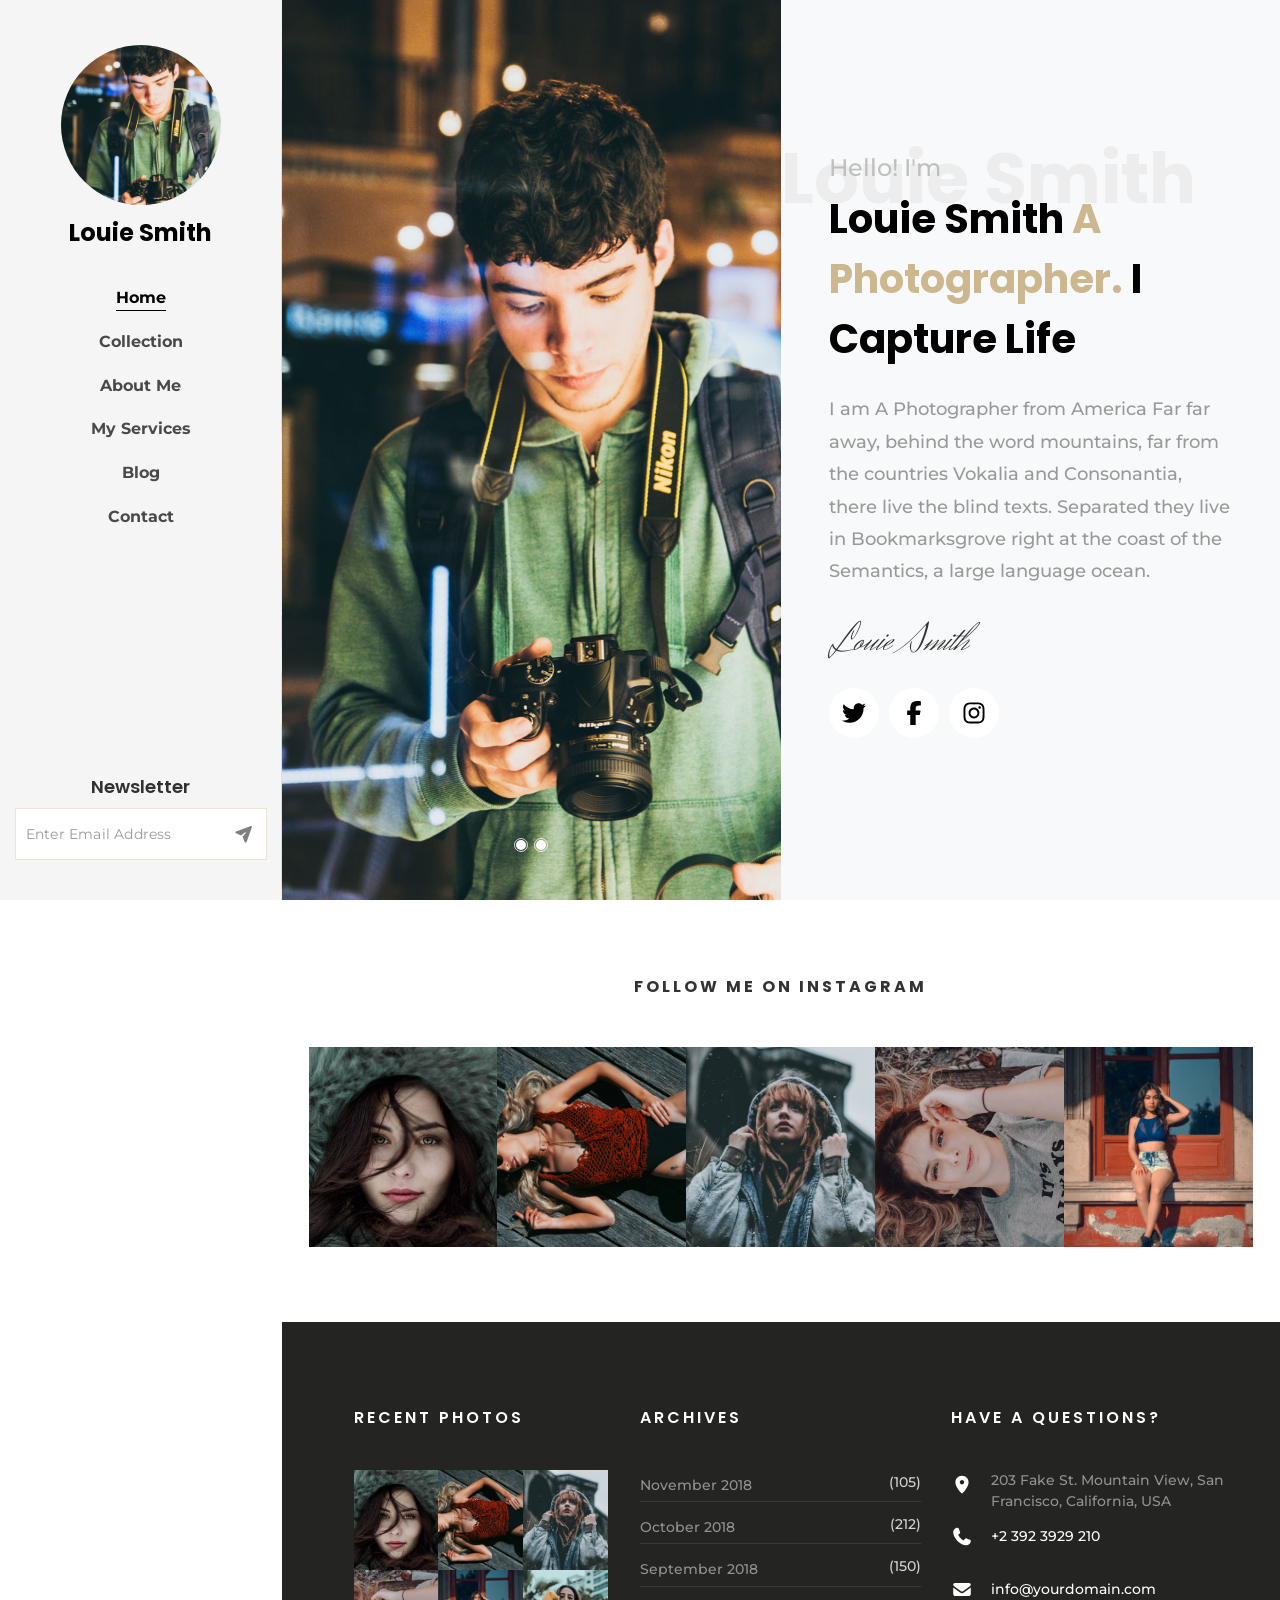
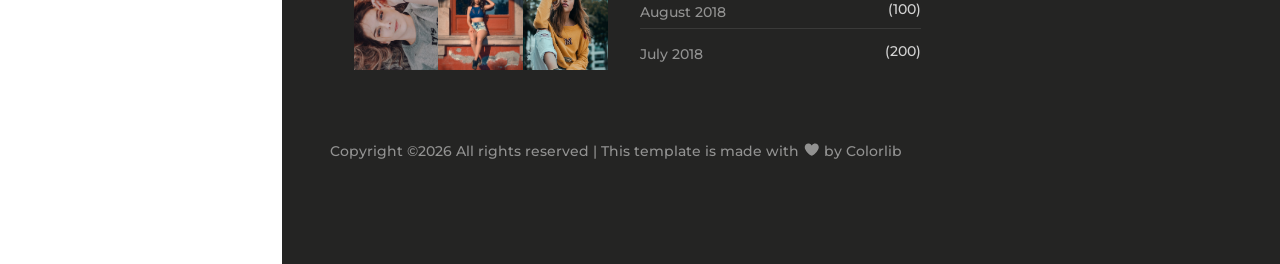
<file: index.html>
<!DOCTYPE html>
<html lang="en">
<head>
    <link rel="preconnect" href="https://fonts.googleapis.com">
    <link rel="preconnect" href="https://fonts.gstatic.com" crossorigin>
    <link href="https://fonts.googleapis.com/css2?family=Herr+Von+Muellerhoff&display=swap" rel="stylesheet">
    <link rel="preconnect" href="https://fonts.googleapis.com">
    <link rel="preconnect" href="https://fonts.gstatic.com" crossorigin>
    <link href="https://fonts.googleapis.com/css2?family=Poppins:ital,wght@0,100;0,200;0,300;0,400;0,500;0,600;0,700;0,800;0,900;1,100;1,200;1,300;1,400;1,500;1,600;1,700;1,800;1,900&display=swap" rel="stylesheet">
    <link rel="preconnect" href="https://fonts.googleapis.com">
    <link rel="preconnect" href="https://fonts.gstatic.com" crossorigin>
    <link href="https://fonts.googleapis.com/css2?family=Montserrat:ital,wght@0,100..900;1,100..900&display=swap" rel="stylesheet">
    <meta charset="UTF-8">
    <meta name="viewport" content="width=device-width, initial-scale=1.0">
    <title>Louie Smith</title>
    <link rel="stylesheet" href="home.css">
</head>
<body>

    <header>
        <div id="cima">
            <div id="logo">
                <a href="index.html">
                    <span id="img"></span>
                    <h1>Louie Smith</h1>
                </a>
            </div>

            <ul>
                <li><a href="index.html" id="coloridinho">Home</a></li>
                <li><a href="collection.html">Collection</a></li>
                <li><a href="about.html">About Me</a></li>
                <li><a href="services.html">My Services</a></li>
                <li><a href="blog.html">Blog</a></li>
                <li><a href="contact.html">Contact</a></li>
            </ul>
        </div>

        <div id="baixo">
            <h3>Newsletter</h3>

            <div>
                <form>
                    <input type="text" placeholder="Enter Email Address">
                    <div id="div-svg"><svg xmlns="http://www.w3.org/2000/svg" viewBox="0 0 640 640"><!--!Font Awesome Free v7.2.0 by @fontawesome - https://fontawesome.com License - https://fontawesome.com/license/free Copyright 2026 Fonticons, Inc.--><path opacity="0.5" fill="rgb(0, 0, 0)" d="M568.4 37.7C578.2 34.2 589 36.7 596.4 44C603.8 51.3 606.2 62.2 602.7 72L424.7 568.9C419.7 582.8 406.6 592 391.9 592C377.7 592 364.9 583.4 359.6 570.3L295.4 412.3C290.9 401.3 292.9 388.7 300.6 379.7L395.1 267.3C400.2 261.2 399.8 252.3 394.2 246.7C388.6 241.1 379.6 240.7 373.6 245.8L261.2 340.1C252.1 347.7 239.6 349.7 228.6 345.3L70.1 280.8C57 275.5 48.4 262.7 48.4 248.5C48.4 233.8 57.6 220.7 71.5 215.7L568.4 37.7z"/></svg></div>
                </form>
            </div>
        </div>
    </header>





    <main>

    <section id="principal">
        <div id="slide">
            <div id="img1-principal"></div>
            <div id="img2-principal"></div>

            <div id="botoes">
                <div id="div-esq"><button id="esquerda"></button></div>
                <div id="div-dir"><button id="direita"></button></div>
            </div>
        </div>

        <div id="texto">
            <h1 id="atras">Louie Smith</h1>

            <div id="texto-principal">
                <span id="Hello">Hello! I'm</span>
                <h1>Louie Smith<span id="Photographer"> A Photographer. </span>I Capture Life</h1>
                <p>I am A Photographer from America Far far away, behind the word mountains, far from the countries Vokalia and Consonantia, there live the blind texts. Separated they live in Bookmarksgrove right at the coast of the Semantics, a large language ocean.</p>
                <h3>Louie Smith</h3>

                <ul>
                    <li><a href="#"><svg xmlns="http://www.w3.org/2000/svg" viewBox="0 0 640 640"><!--!Font Awesome Free v7.2.0 by @fontawesome - https://fontawesome.com License - https://fontawesome.com/license/free Copyright 2026 Fonticons, Inc.--><path fill="rgb(0, 0, 0)" d="M523.4 215.7C523.7 220.2 523.7 224.8 523.7 229.3C523.7 368 418.1 527.9 225.1 527.9C165.6 527.9 110.4 510.7 64 480.8C72.4 481.8 80.6 482.1 89.3 482.1C138.4 482.1 183.5 465.5 219.6 437.3C173.5 436.3 134.8 406.1 121.5 364.5C128 365.5 134.5 366.1 141.3 366.1C150.7 366.1 160.1 364.8 168.9 362.5C120.8 352.8 84.8 310.5 84.8 259.5L84.8 258.2C98.8 266 115 270.9 132.2 271.5C103.9 252.7 85.4 220.5 85.4 184.1C85.4 164.6 90.6 146.7 99.7 131.1C151.4 194.8 229 236.4 316.1 240.9C314.5 233.1 313.5 225 313.5 216.9C313.5 159.1 360.3 112 418.4 112C448.6 112 475.9 124.7 495.1 145.1C518.8 140.6 541.6 131.8 561.7 119.8C553.9 144.2 537.3 164.6 515.6 177.6C536.7 175.3 557.2 169.5 576 161.4C561.7 182.2 543.8 200.7 523.4 215.7z"/></svg></a></li>
                    <li><a href="#"><svg xmlns="http://www.w3.org/2000/svg" viewBox="0 0 640 640"><!--!Font Awesome Free v7.2.0 by @fontawesome - https://fontawesome.com License - https://fontawesome.com/license/free Copyright 2026 Fonticons, Inc.--><path fill="rgb(0, 0, 0)" d="M240 363.3L240 576L356 576L356 363.3L442.5 363.3L460.5 265.5L356 265.5L356 230.9C356 179.2 376.3 159.4 428.7 159.4C445 159.4 458.1 159.8 465.7 160.6L465.7 71.9C451.4 68 416.4 64 396.2 64C289.3 64 240 114.5 240 223.4L240 265.5L174 265.5L174 363.3L240 363.3z"/></svg></a></li>
                    <li><a href="#"><svg xmlns="http://www.w3.org/2000/svg" viewBox="0 0 640 640"><!--!Font Awesome Free v7.2.0 by @fontawesome - https://fontawesome.com License - https://fontawesome.com/license/free Copyright 2026 Fonticons, Inc.--><path fill="rgb(0, 0, 0)" d="M320.3 205C256.8 204.8 205.2 256.2 205 319.7C204.8 383.2 256.2 434.8 319.7 435C383.2 435.2 434.8 383.8 435 320.3C435.2 256.8 383.8 205.2 320.3 205zM319.7 245.4C360.9 245.2 394.4 278.5 394.6 319.7C394.8 360.9 361.5 394.4 320.3 394.6C279.1 394.8 245.6 361.5 245.4 320.3C245.2 279.1 278.5 245.6 319.7 245.4zM413.1 200.3C413.1 185.5 425.1 173.5 439.9 173.5C454.7 173.5 466.7 185.5 466.7 200.3C466.7 215.1 454.7 227.1 439.9 227.1C425.1 227.1 413.1 215.1 413.1 200.3zM542.8 227.5C541.1 191.6 532.9 159.8 506.6 133.6C480.4 107.4 448.6 99.2 412.7 97.4C375.7 95.3 264.8 95.3 227.8 97.4C192 99.1 160.2 107.3 133.9 133.5C107.6 159.7 99.5 191.5 97.7 227.4C95.6 264.4 95.6 375.3 97.7 412.3C99.4 448.2 107.6 480 133.9 506.2C160.2 532.4 191.9 540.6 227.8 542.4C264.8 544.5 375.7 544.5 412.7 542.4C448.6 540.7 480.4 532.5 506.6 506.2C532.8 480 541 448.2 542.8 412.3C544.9 375.3 544.9 264.5 542.8 227.5zM495 452C487.2 471.6 472.1 486.7 452.4 494.6C422.9 506.3 352.9 503.6 320.3 503.6C287.7 503.6 217.6 506.2 188.2 494.6C168.6 486.8 153.5 471.7 145.6 452C133.9 422.5 136.6 352.5 136.6 319.9C136.6 287.3 134 217.2 145.6 187.8C153.4 168.2 168.5 153.1 188.2 145.2C217.7 133.5 287.7 136.2 320.3 136.2C352.9 136.2 423 133.6 452.4 145.2C472 153 487.1 168.1 495 187.8C506.7 217.3 504 287.3 504 319.9C504 352.5 506.7 422.6 495 452z"/></svg></a></li>
                </ul>
            </div>
        </div>
    </section>





    <section id="tela2">
        <div id="div-h2">
            <h2>Follow me on Instagram</h2>
        </div>

        <div id="tela2-imagens">
            <a href="image_1.jpg" class="img-centralizada" id="img1"><div id="background-escuro"><svg xmlns="http://www.w3.org/2000/svg" viewBox="0 0 640 640"><!--!Font Awesome Free v7.2.0 by @fontawesome - https://fontawesome.com License - https://fontawesome.com/license/free Copyright 2026 Fonticons, Inc.--><path fill="rgb(255, 255, 255)" d="M320.3 205C256.8 204.8 205.2 256.2 205 319.7C204.8 383.2 256.2 434.8 319.7 435C383.2 435.2 434.8 383.8 435 320.3C435.2 256.8 383.8 205.2 320.3 205zM319.7 245.4C360.9 245.2 394.4 278.5 394.6 319.7C394.8 360.9 361.5 394.4 320.3 394.6C279.1 394.8 245.6 361.5 245.4 320.3C245.2 279.1 278.5 245.6 319.7 245.4zM413.1 200.3C413.1 185.5 425.1 173.5 439.9 173.5C454.7 173.5 466.7 185.5 466.7 200.3C466.7 215.1 454.7 227.1 439.9 227.1C425.1 227.1 413.1 215.1 413.1 200.3zM542.8 227.5C541.1 191.6 532.9 159.8 506.6 133.6C480.4 107.4 448.6 99.2 412.7 97.4C375.7 95.3 264.8 95.3 227.8 97.4C192 99.1 160.2 107.3 133.9 133.5C107.6 159.7 99.5 191.5 97.7 227.4C95.6 264.4 95.6 375.3 97.7 412.3C99.4 448.2 107.6 480 133.9 506.2C160.2 532.4 191.9 540.6 227.8 542.4C264.8 544.5 375.7 544.5 412.7 542.4C448.6 540.7 480.4 532.5 506.6 506.2C532.8 480 541 448.2 542.8 412.3C544.9 375.3 544.9 264.5 542.8 227.5zM495 452C487.2 471.6 472.1 486.7 452.4 494.6C422.9 506.3 352.9 503.6 320.3 503.6C287.7 503.6 217.6 506.2 188.2 494.6C168.6 486.8 153.5 471.7 145.6 452C133.9 422.5 136.6 352.5 136.6 319.9C136.6 287.3 134 217.2 145.6 187.8C153.4 168.2 168.5 153.1 188.2 145.2C217.7 133.5 287.7 136.2 320.3 136.2C352.9 136.2 423 133.6 452.4 145.2C472 153 487.1 168.1 495 187.8C506.7 217.3 504 287.3 504 319.9C504 352.5 506.7 422.6 495 452z"/></svg></div></a>
            <a href="image_2.jpg" class="img-centralizada" id="img2"><div id="background-escuro"><svg xmlns="http://www.w3.org/2000/svg" viewBox="0 0 640 640"><!--!Font Awesome Free v7.2.0 by @fontawesome - https://fontawesome.com License - https://fontawesome.com/license/free Copyright 2026 Fonticons, Inc.--><path fill="rgb(255, 255, 255)" d="M320.3 205C256.8 204.8 205.2 256.2 205 319.7C204.8 383.2 256.2 434.8 319.7 435C383.2 435.2 434.8 383.8 435 320.3C435.2 256.8 383.8 205.2 320.3 205zM319.7 245.4C360.9 245.2 394.4 278.5 394.6 319.7C394.8 360.9 361.5 394.4 320.3 394.6C279.1 394.8 245.6 361.5 245.4 320.3C245.2 279.1 278.5 245.6 319.7 245.4zM413.1 200.3C413.1 185.5 425.1 173.5 439.9 173.5C454.7 173.5 466.7 185.5 466.7 200.3C466.7 215.1 454.7 227.1 439.9 227.1C425.1 227.1 413.1 215.1 413.1 200.3zM542.8 227.5C541.1 191.6 532.9 159.8 506.6 133.6C480.4 107.4 448.6 99.2 412.7 97.4C375.7 95.3 264.8 95.3 227.8 97.4C192 99.1 160.2 107.3 133.9 133.5C107.6 159.7 99.5 191.5 97.7 227.4C95.6 264.4 95.6 375.3 97.7 412.3C99.4 448.2 107.6 480 133.9 506.2C160.2 532.4 191.9 540.6 227.8 542.4C264.8 544.5 375.7 544.5 412.7 542.4C448.6 540.7 480.4 532.5 506.6 506.2C532.8 480 541 448.2 542.8 412.3C544.9 375.3 544.9 264.5 542.8 227.5zM495 452C487.2 471.6 472.1 486.7 452.4 494.6C422.9 506.3 352.9 503.6 320.3 503.6C287.7 503.6 217.6 506.2 188.2 494.6C168.6 486.8 153.5 471.7 145.6 452C133.9 422.5 136.6 352.5 136.6 319.9C136.6 287.3 134 217.2 145.6 187.8C153.4 168.2 168.5 153.1 188.2 145.2C217.7 133.5 287.7 136.2 320.3 136.2C352.9 136.2 423 133.6 452.4 145.2C472 153 487.1 168.1 495 187.8C506.7 217.3 504 287.3 504 319.9C504 352.5 506.7 422.6 495 452z"/></svg></div></a>
            <a href="image_3.jpg" class="img-centralizada" id="img3"><div id="background-escuro"><svg xmlns="http://www.w3.org/2000/svg" viewBox="0 0 640 640"><!--!Font Awesome Free v7.2.0 by @fontawesome - https://fontawesome.com License - https://fontawesome.com/license/free Copyright 2026 Fonticons, Inc.--><path fill="rgb(255, 255, 255)" d="M320.3 205C256.8 204.8 205.2 256.2 205 319.7C204.8 383.2 256.2 434.8 319.7 435C383.2 435.2 434.8 383.8 435 320.3C435.2 256.8 383.8 205.2 320.3 205zM319.7 245.4C360.9 245.2 394.4 278.5 394.6 319.7C394.8 360.9 361.5 394.4 320.3 394.6C279.1 394.8 245.6 361.5 245.4 320.3C245.2 279.1 278.5 245.6 319.7 245.4zM413.1 200.3C413.1 185.5 425.1 173.5 439.9 173.5C454.7 173.5 466.7 185.5 466.7 200.3C466.7 215.1 454.7 227.1 439.9 227.1C425.1 227.1 413.1 215.1 413.1 200.3zM542.8 227.5C541.1 191.6 532.9 159.8 506.6 133.6C480.4 107.4 448.6 99.2 412.7 97.4C375.7 95.3 264.8 95.3 227.8 97.4C192 99.1 160.2 107.3 133.9 133.5C107.6 159.7 99.5 191.5 97.7 227.4C95.6 264.4 95.6 375.3 97.7 412.3C99.4 448.2 107.6 480 133.9 506.2C160.2 532.4 191.9 540.6 227.8 542.4C264.8 544.5 375.7 544.5 412.7 542.4C448.6 540.7 480.4 532.5 506.6 506.2C532.8 480 541 448.2 542.8 412.3C544.9 375.3 544.9 264.5 542.8 227.5zM495 452C487.2 471.6 472.1 486.7 452.4 494.6C422.9 506.3 352.9 503.6 320.3 503.6C287.7 503.6 217.6 506.2 188.2 494.6C168.6 486.8 153.5 471.7 145.6 452C133.9 422.5 136.6 352.5 136.6 319.9C136.6 287.3 134 217.2 145.6 187.8C153.4 168.2 168.5 153.1 188.2 145.2C217.7 133.5 287.7 136.2 320.3 136.2C352.9 136.2 423 133.6 452.4 145.2C472 153 487.1 168.1 495 187.8C506.7 217.3 504 287.3 504 319.9C504 352.5 506.7 422.6 495 452z"/></svg></div></a>
            <a href="image_4.jpg" class="img-centralizada" id="img4"><div id="background-escuro"><svg xmlns="http://www.w3.org/2000/svg" viewBox="0 0 640 640"><!--!Font Awesome Free v7.2.0 by @fontawesome - https://fontawesome.com License - https://fontawesome.com/license/free Copyright 2026 Fonticons, Inc.--><path fill="rgb(255, 255, 255)" d="M320.3 205C256.8 204.8 205.2 256.2 205 319.7C204.8 383.2 256.2 434.8 319.7 435C383.2 435.2 434.8 383.8 435 320.3C435.2 256.8 383.8 205.2 320.3 205zM319.7 245.4C360.9 245.2 394.4 278.5 394.6 319.7C394.8 360.9 361.5 394.4 320.3 394.6C279.1 394.8 245.6 361.5 245.4 320.3C245.2 279.1 278.5 245.6 319.7 245.4zM413.1 200.3C413.1 185.5 425.1 173.5 439.9 173.5C454.7 173.5 466.7 185.5 466.7 200.3C466.7 215.1 454.7 227.1 439.9 227.1C425.1 227.1 413.1 215.1 413.1 200.3zM542.8 227.5C541.1 191.6 532.9 159.8 506.6 133.6C480.4 107.4 448.6 99.2 412.7 97.4C375.7 95.3 264.8 95.3 227.8 97.4C192 99.1 160.2 107.3 133.9 133.5C107.6 159.7 99.5 191.5 97.7 227.4C95.6 264.4 95.6 375.3 97.7 412.3C99.4 448.2 107.6 480 133.9 506.2C160.2 532.4 191.9 540.6 227.8 542.4C264.8 544.5 375.7 544.5 412.7 542.4C448.6 540.7 480.4 532.5 506.6 506.2C532.8 480 541 448.2 542.8 412.3C544.9 375.3 544.9 264.5 542.8 227.5zM495 452C487.2 471.6 472.1 486.7 452.4 494.6C422.9 506.3 352.9 503.6 320.3 503.6C287.7 503.6 217.6 506.2 188.2 494.6C168.6 486.8 153.5 471.7 145.6 452C133.9 422.5 136.6 352.5 136.6 319.9C136.6 287.3 134 217.2 145.6 187.8C153.4 168.2 168.5 153.1 188.2 145.2C217.7 133.5 287.7 136.2 320.3 136.2C352.9 136.2 423 133.6 452.4 145.2C472 153 487.1 168.1 495 187.8C506.7 217.3 504 287.3 504 319.9C504 352.5 506.7 422.6 495 452z"/></svg></div></a>
            <a href="image_5.jpg" class="img-centralizada" id="img5"><div id="background-escuro"><svg xmlns="http://www.w3.org/2000/svg" viewBox="0 0 640 640"><!--!Font Awesome Free v7.2.0 by @fontawesome - https://fontawesome.com License - https://fontawesome.com/license/free Copyright 2026 Fonticons, Inc.--><path fill="rgb(255, 255, 255)" d="M320.3 205C256.8 204.8 205.2 256.2 205 319.7C204.8 383.2 256.2 434.8 319.7 435C383.2 435.2 434.8 383.8 435 320.3C435.2 256.8 383.8 205.2 320.3 205zM319.7 245.4C360.9 245.2 394.4 278.5 394.6 319.7C394.8 360.9 361.5 394.4 320.3 394.6C279.1 394.8 245.6 361.5 245.4 320.3C245.2 279.1 278.5 245.6 319.7 245.4zM413.1 200.3C413.1 185.5 425.1 173.5 439.9 173.5C454.7 173.5 466.7 185.5 466.7 200.3C466.7 215.1 454.7 227.1 439.9 227.1C425.1 227.1 413.1 215.1 413.1 200.3zM542.8 227.5C541.1 191.6 532.9 159.8 506.6 133.6C480.4 107.4 448.6 99.2 412.7 97.4C375.7 95.3 264.8 95.3 227.8 97.4C192 99.1 160.2 107.3 133.9 133.5C107.6 159.7 99.5 191.5 97.7 227.4C95.6 264.4 95.6 375.3 97.7 412.3C99.4 448.2 107.6 480 133.9 506.2C160.2 532.4 191.9 540.6 227.8 542.4C264.8 544.5 375.7 544.5 412.7 542.4C448.6 540.7 480.4 532.5 506.6 506.2C532.8 480 541 448.2 542.8 412.3C544.9 375.3 544.9 264.5 542.8 227.5zM495 452C487.2 471.6 472.1 486.7 452.4 494.6C422.9 506.3 352.9 503.6 320.3 503.6C287.7 503.6 217.6 506.2 188.2 494.6C168.6 486.8 153.5 471.7 145.6 452C133.9 422.5 136.6 352.5 136.6 319.9C136.6 287.3 134 217.2 145.6 187.8C153.4 168.2 168.5 153.1 188.2 145.2C217.7 133.5 287.7 136.2 320.3 136.2C352.9 136.2 423 133.6 452.4 145.2C472 153 487.1 168.1 495 187.8C506.7 217.3 504 287.3 504 319.9C504 352.5 506.7 422.6 495 452z"/></svg></div></a>        
        </div>
    </section>





    <footer>
        <div id="footer-dentro">
            <div id="divs">
                <div id="div1">
                    <div id="margin-left">
                        <h2>Recent Photos</h2>
                            <ul>
                                <li><a href="#" class="img-centralizada" id="img1"></a></li>
                                <li><a href="#" class="img-centralizada" id="img2"></a></li>
                                <li><a href="#" class="img-centralizada" id="img3"></a></li>
                                <li><a href="#" class="img-centralizada" id="img4"></a></li>
                                <li><a href="#" class="img-centralizada" id="img5"></a></li>
                                <li><a href="#" class="img-centralizada" id="img6"></a></li>
                            </ul>
                    </div>
                </div>

                <div  id="div2">
                    <h2>Archives</h2>
                    <ul>
                        <li><a href="#">November 2018 <span>(105)</span></a></li>
                        <li><a href="#">October 2018 <span>(212)</span></a></li>
                        <li><a href="#">September 2018 <span>(150)</span></a></li>
                        <li><a href="#">August 2018 <span>(100)</span></a></li>
                        <li id="sem-borda"><a href="#">July 2018 <span>(200)</span></a></li>
                    </ul>
                </div>

                <div  id="div3">
                    <h2>Have a Questions?</h2>
                    <ul>
                        <li><div id="svg"><svg xmlns="http://www.w3.org/2000/svg" viewBox="0 0 640 640"><!--!Font Awesome Free v7.2.0 by @fontawesome - https://fontawesome.com License - https://fontawesome.com/license/free Copyright 2026 Fonticons, Inc.--><path fill="rgb(255, 255, 255)" d="M128 252.6C128 148.4 214 64 320 64C426 64 512 148.4 512 252.6C512 371.9 391.8 514.9 341.6 569.4C329.8 582.2 310.1 582.2 298.3 569.4C248.1 514.9 127.9 371.9 127.9 252.6zM320 320C355.3 320 384 291.3 384 256C384 220.7 355.3 192 320 192C284.7 192 256 220.7 256 256C256 291.3 284.7 320 320 320z"/></svg></div>203 Fake St. Mountain View, San Francisco, California, USA</li>
                        <li><a href="#" class="branco"><div id="svg"><svg xmlns="http://www.w3.org/2000/svg" viewBox="0 0 640 640"><!--!Font Awesome Free v7.2.0 by @fontawesome - https://fontawesome.com License - https://fontawesome.com/license/free Copyright 2026 Fonticons, Inc.--><path fill="rgb(255, 255, 255)" d="M224.2 89C216.3 70.1 195.7 60.1 176.1 65.4L170.6 66.9C106 84.5 50.8 147.1 66.9 223.3C104 398.3 241.7 536 416.7 573.1C493 589.3 555.5 534 573.1 469.4L574.6 463.9C580 444.2 569.9 423.6 551.1 415.8L453.8 375.3C437.3 368.4 418.2 373.2 406.8 387.1L368.2 434.3C297.9 399.4 241.3 341 208.8 269.3L253 233.3C266.9 222 271.6 202.9 264.8 186.3L224.2 89z"/></svg></div>+2 392 3929 210</a></li>
                        <li><a href="#" class="branco"><div id="svg"><svg xmlns="http://www.w3.org/2000/svg" viewBox="0 0 640 640"><!--!Font Awesome Free v7.2.0 by @fontawesome - https://fontawesome.com License - https://fontawesome.com/license/free Copyright 2026 Fonticons, Inc.--><path fill="rgb(255, 255, 255)" d="M112 128C85.5 128 64 149.5 64 176C64 191.1 71.1 205.3 83.2 214.4L291.2 370.4C308.3 383.2 331.7 383.2 348.8 370.4L556.8 214.4C568.9 205.3 576 191.1 576 176C576 149.5 554.5 128 528 128L112 128zM64 260L64 448C64 483.3 92.7 512 128 512L512 512C547.3 512 576 483.3 576 448L576 260L377.6 408.8C343.5 434.4 296.5 434.4 262.4 408.8L64 260z"/></svg></div>info@yourdomain.com</a></li>
                    </ul>
                </div>
            </div>
       
            <p>Copyright ©2026 All rights reserved | This template is made with <svg xmlns="http://www.w3.org/2000/svg" viewBox="0 0 640 640"><!--!Font Awesome Free v7.2.0 by @fontawesome - https://fontawesome.com License - https://fontawesome.com/license/free Copyright 2026 Fonticons, Inc.--><path fill="rgb(146, 146, 145)" d="M305 151.1L320 171.8L335 151.1C360 116.5 400.2 96 442.9 96C516.4 96 576 155.6 576 229.1L576 231.7C576 343.9 436.1 474.2 363.1 529.9C350.7 539.3 335.5 544 320 544C304.5 544 289.2 539.4 276.9 529.9C203.9 474.2 64 343.9 64 231.7L64 229.1C64 155.6 123.6 96 197.1 96C239.8 96 280 116.5 305 151.1z"/></svg>
                by <a href="https://colorlib.com/?_gl=1*x365pi*_ga*Njg2NDcxMzcwLjE3Nzg1NDA1NDY.*_ga_SEKJ4E9T4H*czE3Nzg4NDg2NTEkbzgkZzEkdDE3Nzg4NDkwMTUkajYwJGwwJGgwJGRWeFhGQkNvbE04VE5KMW4yZW9VSXpma1JpbmlZQmxuMDN3" target="_blank">Colorlib</a></p>
        </div>
    </footer>

    </main>
   
</body>
</html>
</file>
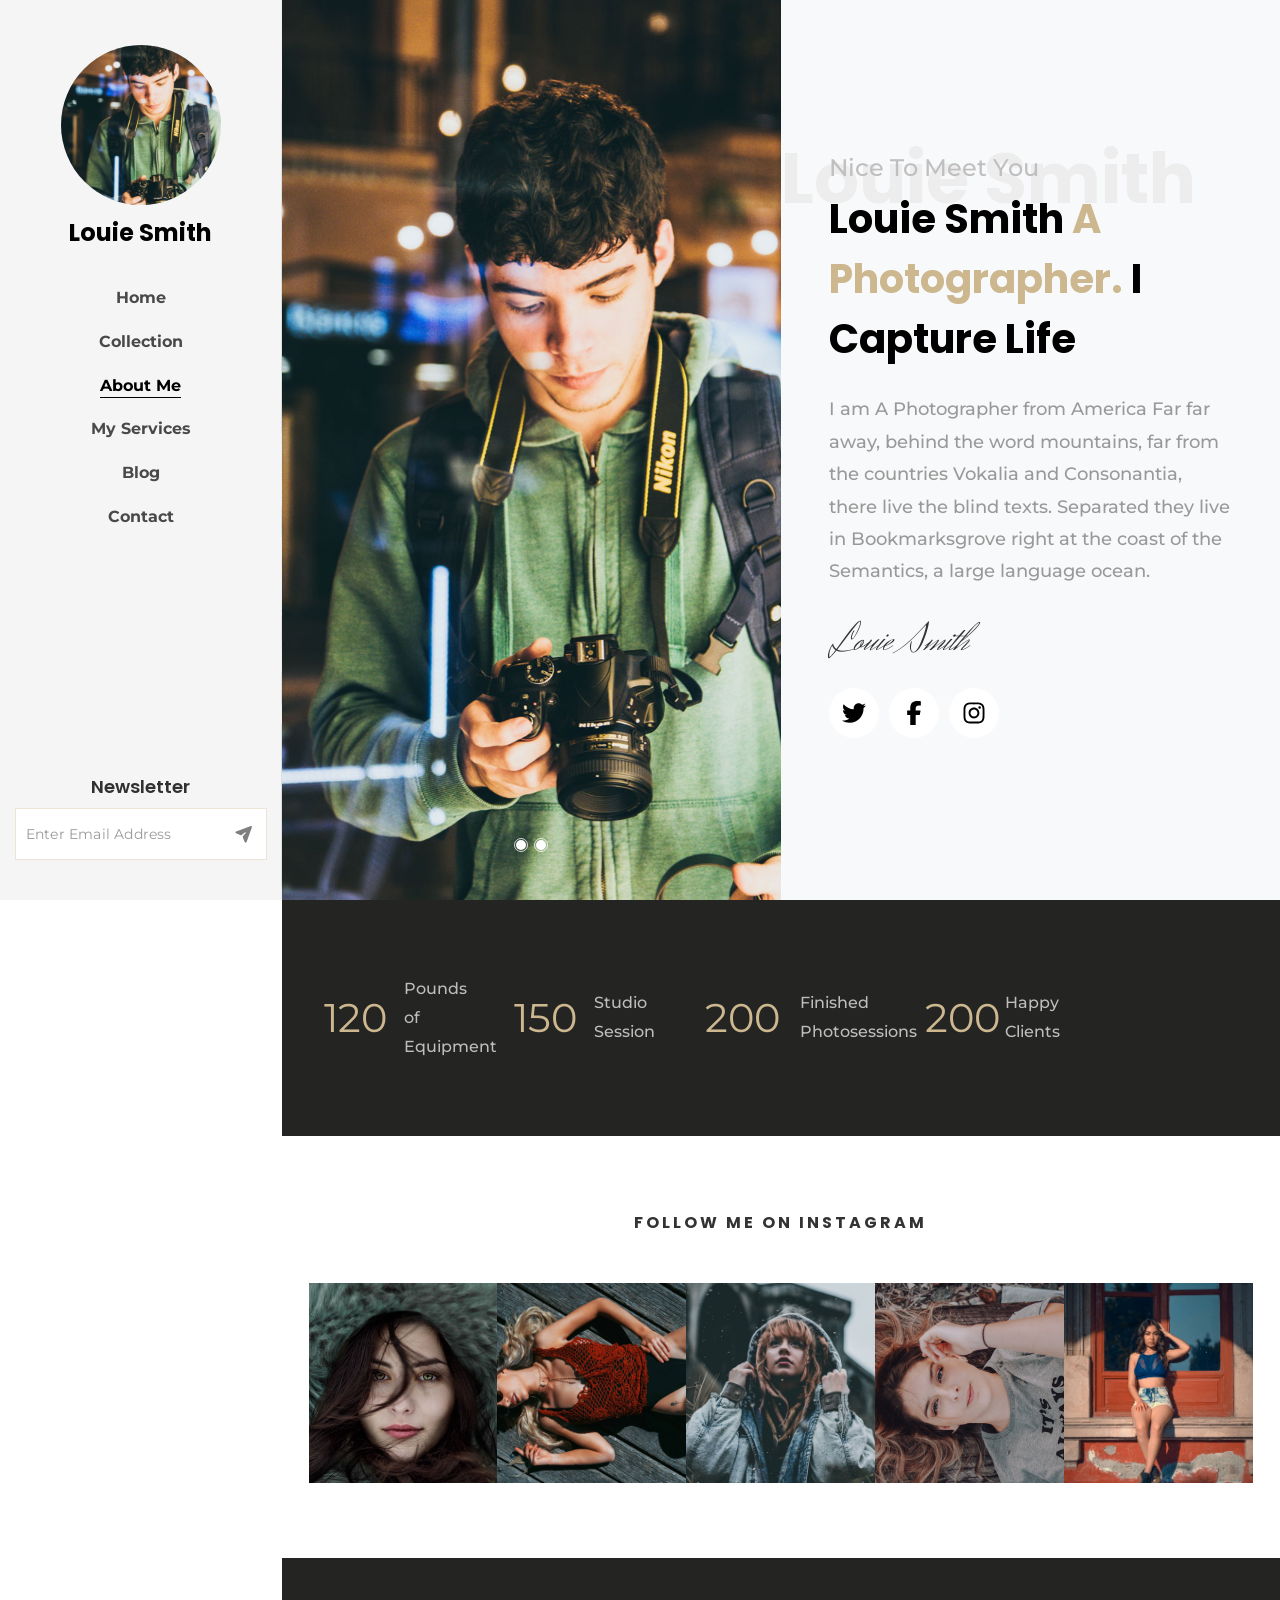
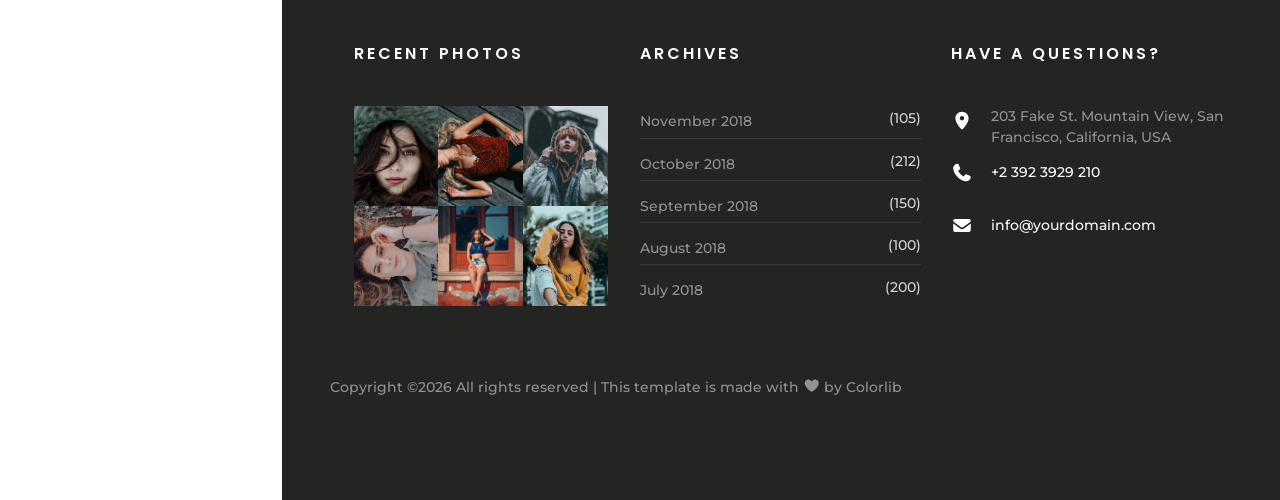
<file: about.html>
<!DOCTYPE html>
<html lang="en">
<head>
    <link rel="preconnect" href="https://fonts.googleapis.com">
    <link rel="preconnect" href="https://fonts.gstatic.com" crossorigin>
    <link href="https://fonts.googleapis.com/css2?family=Herr+Von+Muellerhoff&display=swap" rel="stylesheet">
    <link rel="preconnect" href="https://fonts.googleapis.com">
    <link rel="preconnect" href="https://fonts.gstatic.com" crossorigin>
    <link href="https://fonts.googleapis.com/css2?family=Poppins:ital,wght@0,100;0,200;0,300;0,400;0,500;0,600;0,700;0,800;0,900;1,100;1,200;1,300;1,400;1,500;1,600;1,700;1,800;1,900&display=swap" rel="stylesheet">
    <link rel="preconnect" href="https://fonts.googleapis.com">
    <link rel="preconnect" href="https://fonts.gstatic.com" crossorigin>
    <link href="https://fonts.googleapis.com/css2?family=Montserrat:ital,wght@0,100..900;1,100..900&display=swap" rel="stylesheet">
    <meta charset="UTF-8">
    <meta name="viewport" content="width=device-width, initial-scale=1.0">
    <title>Louie Smith</title>
    <link rel="stylesheet" href="about.css">
</head>
<body>

    <header>
        <div id="cima">
            <div id="logo">
                <a href="index.html">
                    <span id="img"></span>
                    <h1>Louie Smith</h1>
                </a>
            </div>

            <ul>
                <li><a href="index.html">Home</a></li>
                <li><a href="collection.html">Collection</a></li>
                <li><a href="about.html" id="coloridinho">About Me</a></li>
                <li><a href="services.html">My Services</a></li>
                <li><a href="blog.html">Blog</a></li>
                <li><a href="contact.html">Contact</a></li>
            </ul>
        </div>

        <div id="baixo">
            <h3>Newsletter</h3>

            <div>
                <form>
                    <input type="text" placeholder="Enter Email Address">
                    <div id="div-svg"><svg xmlns="http://www.w3.org/2000/svg" viewBox="0 0 640 640"><!--!Font Awesome Free v7.2.0 by @fontawesome - https://fontawesome.com License - https://fontawesome.com/license/free Copyright 2026 Fonticons, Inc.--><path opacity="0.5" fill="rgb(0, 0, 0)" d="M568.4 37.7C578.2 34.2 589 36.7 596.4 44C603.8 51.3 606.2 62.2 602.7 72L424.7 568.9C419.7 582.8 406.6 592 391.9 592C377.7 592 364.9 583.4 359.6 570.3L295.4 412.3C290.9 401.3 292.9 388.7 300.6 379.7L395.1 267.3C400.2 261.2 399.8 252.3 394.2 246.7C388.6 241.1 379.6 240.7 373.6 245.8L261.2 340.1C252.1 347.7 239.6 349.7 228.6 345.3L70.1 280.8C57 275.5 48.4 262.7 48.4 248.5C48.4 233.8 57.6 220.7 71.5 215.7L568.4 37.7z"/></svg></div>
                </form>
            </div>
        </div>
    </header>





    <main>

    <section id="principal">
        <div id="slide">
            <div id="img1-principal"></div>
            <div id="img2-principal"></div>


            <div id="botoes">
                <div id="div-esq"><button id="esquerda"></button></div>
                <div id="div-dir"><button id="direita"></button></div>
            </div>
        </div>

        <div id="texto">
            <h1 id="atras">Louie Smith</h1>

            <div id="texto-principal">
                <span id="Hello">Nice To Meet You</span>
                <h1>Louie Smith<span id="Photographer"> A Photographer. </span>I Capture Life</h1>
                <p>I am A Photographer from America Far far away, behind the word mountains, far from the countries Vokalia and Consonantia, there live the blind texts. Separated they live in Bookmarksgrove right at the coast of the Semantics, a large language ocean.</p>
                <h3>Louie Smith</h3>

                <ul>
                    <li><a href="#"><svg xmlns="http://www.w3.org/2000/svg" viewBox="0 0 640 640"><!--!Font Awesome Free v7.2.0 by @fontawesome - https://fontawesome.com License - https://fontawesome.com/license/free Copyright 2026 Fonticons, Inc.--><path fill="rgb(0, 0, 0)" d="M523.4 215.7C523.7 220.2 523.7 224.8 523.7 229.3C523.7 368 418.1 527.9 225.1 527.9C165.6 527.9 110.4 510.7 64 480.8C72.4 481.8 80.6 482.1 89.3 482.1C138.4 482.1 183.5 465.5 219.6 437.3C173.5 436.3 134.8 406.1 121.5 364.5C128 365.5 134.5 366.1 141.3 366.1C150.7 366.1 160.1 364.8 168.9 362.5C120.8 352.8 84.8 310.5 84.8 259.5L84.8 258.2C98.8 266 115 270.9 132.2 271.5C103.9 252.7 85.4 220.5 85.4 184.1C85.4 164.6 90.6 146.7 99.7 131.1C151.4 194.8 229 236.4 316.1 240.9C314.5 233.1 313.5 225 313.5 216.9C313.5 159.1 360.3 112 418.4 112C448.6 112 475.9 124.7 495.1 145.1C518.8 140.6 541.6 131.8 561.7 119.8C553.9 144.2 537.3 164.6 515.6 177.6C536.7 175.3 557.2 169.5 576 161.4C561.7 182.2 543.8 200.7 523.4 215.7z"/></svg></a></li>
                    <li><a href="#"><svg xmlns="http://www.w3.org/2000/svg" viewBox="0 0 640 640"><!--!Font Awesome Free v7.2.0 by @fontawesome - https://fontawesome.com License - https://fontawesome.com/license/free Copyright 2026 Fonticons, Inc.--><path fill="rgb(0, 0, 0)" d="M240 363.3L240 576L356 576L356 363.3L442.5 363.3L460.5 265.5L356 265.5L356 230.9C356 179.2 376.3 159.4 428.7 159.4C445 159.4 458.1 159.8 465.7 160.6L465.7 71.9C451.4 68 416.4 64 396.2 64C289.3 64 240 114.5 240 223.4L240 265.5L174 265.5L174 363.3L240 363.3z"/></svg></a></li>
                    <li><a href="#"><svg xmlns="http://www.w3.org/2000/svg" viewBox="0 0 640 640"><!--!Font Awesome Free v7.2.0 by @fontawesome - https://fontawesome.com License - https://fontawesome.com/license/free Copyright 2026 Fonticons, Inc.--><path fill="rgb(0, 0, 0)" d="M320.3 205C256.8 204.8 205.2 256.2 205 319.7C204.8 383.2 256.2 434.8 319.7 435C383.2 435.2 434.8 383.8 435 320.3C435.2 256.8 383.8 205.2 320.3 205zM319.7 245.4C360.9 245.2 394.4 278.5 394.6 319.7C394.8 360.9 361.5 394.4 320.3 394.6C279.1 394.8 245.6 361.5 245.4 320.3C245.2 279.1 278.5 245.6 319.7 245.4zM413.1 200.3C413.1 185.5 425.1 173.5 439.9 173.5C454.7 173.5 466.7 185.5 466.7 200.3C466.7 215.1 454.7 227.1 439.9 227.1C425.1 227.1 413.1 215.1 413.1 200.3zM542.8 227.5C541.1 191.6 532.9 159.8 506.6 133.6C480.4 107.4 448.6 99.2 412.7 97.4C375.7 95.3 264.8 95.3 227.8 97.4C192 99.1 160.2 107.3 133.9 133.5C107.6 159.7 99.5 191.5 97.7 227.4C95.6 264.4 95.6 375.3 97.7 412.3C99.4 448.2 107.6 480 133.9 506.2C160.2 532.4 191.9 540.6 227.8 542.4C264.8 544.5 375.7 544.5 412.7 542.4C448.6 540.7 480.4 532.5 506.6 506.2C532.8 480 541 448.2 542.8 412.3C544.9 375.3 544.9 264.5 542.8 227.5zM495 452C487.2 471.6 472.1 486.7 452.4 494.6C422.9 506.3 352.9 503.6 320.3 503.6C287.7 503.6 217.6 506.2 188.2 494.6C168.6 486.8 153.5 471.7 145.6 452C133.9 422.5 136.6 352.5 136.6 319.9C136.6 287.3 134 217.2 145.6 187.8C153.4 168.2 168.5 153.1 188.2 145.2C217.7 133.5 287.7 136.2 320.3 136.2C352.9 136.2 423 133.6 452.4 145.2C472 153 487.1 168.1 495 187.8C506.7 217.3 504 287.3 504 319.9C504 352.5 506.7 422.6 495 452z"/></svg></a></li>
                </ul>
            </div>
        </div>
    </section>





    <section id="tela-numeros">
        <div id="width-1140">
            <div id="quatro-divs">
                <div class="div-numero" id="sem-margin-esquerda">
                    <strong>120</strong>
                    <span>Pounds of Equipment</span>
                </div>

                <div class="div-numero">
                    <strong>150</strong>
                    <span>Studio Session</span>
                </div>

                <div class="div-numero">
                    <strong>200</strong>
                    <span>Finished Photosessions</span>
                </div>

                <div class="div-numero" id="sem-margin-direita">
                    <strong>200</strong>
                    <span>Happy Clients</span>
                </div>
            </div>
        </div>
    </section>





    <section id="tela2">
        <div id="div-h2">
            <h2>Follow me on Instagram</h2>
        </div>

        <div id="tela2-imagens">
            <a href="image_1.jpg" class="img-centralizada" id="img1"><div id="background-escuro"><svg xmlns="http://www.w3.org/2000/svg" viewBox="0 0 640 640"><!--!Font Awesome Free v7.2.0 by @fontawesome - https://fontawesome.com License - https://fontawesome.com/license/free Copyright 2026 Fonticons, Inc.--><path fill="rgb(255, 255, 255)" d="M320.3 205C256.8 204.8 205.2 256.2 205 319.7C204.8 383.2 256.2 434.8 319.7 435C383.2 435.2 434.8 383.8 435 320.3C435.2 256.8 383.8 205.2 320.3 205zM319.7 245.4C360.9 245.2 394.4 278.5 394.6 319.7C394.8 360.9 361.5 394.4 320.3 394.6C279.1 394.8 245.6 361.5 245.4 320.3C245.2 279.1 278.5 245.6 319.7 245.4zM413.1 200.3C413.1 185.5 425.1 173.5 439.9 173.5C454.7 173.5 466.7 185.5 466.7 200.3C466.7 215.1 454.7 227.1 439.9 227.1C425.1 227.1 413.1 215.1 413.1 200.3zM542.8 227.5C541.1 191.6 532.9 159.8 506.6 133.6C480.4 107.4 448.6 99.2 412.7 97.4C375.7 95.3 264.8 95.3 227.8 97.4C192 99.1 160.2 107.3 133.9 133.5C107.6 159.7 99.5 191.5 97.7 227.4C95.6 264.4 95.6 375.3 97.7 412.3C99.4 448.2 107.6 480 133.9 506.2C160.2 532.4 191.9 540.6 227.8 542.4C264.8 544.5 375.7 544.5 412.7 542.4C448.6 540.7 480.4 532.5 506.6 506.2C532.8 480 541 448.2 542.8 412.3C544.9 375.3 544.9 264.5 542.8 227.5zM495 452C487.2 471.6 472.1 486.7 452.4 494.6C422.9 506.3 352.9 503.6 320.3 503.6C287.7 503.6 217.6 506.2 188.2 494.6C168.6 486.8 153.5 471.7 145.6 452C133.9 422.5 136.6 352.5 136.6 319.9C136.6 287.3 134 217.2 145.6 187.8C153.4 168.2 168.5 153.1 188.2 145.2C217.7 133.5 287.7 136.2 320.3 136.2C352.9 136.2 423 133.6 452.4 145.2C472 153 487.1 168.1 495 187.8C506.7 217.3 504 287.3 504 319.9C504 352.5 506.7 422.6 495 452z"/></svg></div></a>
            <a href="image_2.jpg" class="img-centralizada" id="img2"><div id="background-escuro"><svg xmlns="http://www.w3.org/2000/svg" viewBox="0 0 640 640"><!--!Font Awesome Free v7.2.0 by @fontawesome - https://fontawesome.com License - https://fontawesome.com/license/free Copyright 2026 Fonticons, Inc.--><path fill="rgb(255, 255, 255)" d="M320.3 205C256.8 204.8 205.2 256.2 205 319.7C204.8 383.2 256.2 434.8 319.7 435C383.2 435.2 434.8 383.8 435 320.3C435.2 256.8 383.8 205.2 320.3 205zM319.7 245.4C360.9 245.2 394.4 278.5 394.6 319.7C394.8 360.9 361.5 394.4 320.3 394.6C279.1 394.8 245.6 361.5 245.4 320.3C245.2 279.1 278.5 245.6 319.7 245.4zM413.1 200.3C413.1 185.5 425.1 173.5 439.9 173.5C454.7 173.5 466.7 185.5 466.7 200.3C466.7 215.1 454.7 227.1 439.9 227.1C425.1 227.1 413.1 215.1 413.1 200.3zM542.8 227.5C541.1 191.6 532.9 159.8 506.6 133.6C480.4 107.4 448.6 99.2 412.7 97.4C375.7 95.3 264.8 95.3 227.8 97.4C192 99.1 160.2 107.3 133.9 133.5C107.6 159.7 99.5 191.5 97.7 227.4C95.6 264.4 95.6 375.3 97.7 412.3C99.4 448.2 107.6 480 133.9 506.2C160.2 532.4 191.9 540.6 227.8 542.4C264.8 544.5 375.7 544.5 412.7 542.4C448.6 540.7 480.4 532.5 506.6 506.2C532.8 480 541 448.2 542.8 412.3C544.9 375.3 544.9 264.5 542.8 227.5zM495 452C487.2 471.6 472.1 486.7 452.4 494.6C422.9 506.3 352.9 503.6 320.3 503.6C287.7 503.6 217.6 506.2 188.2 494.6C168.6 486.8 153.5 471.7 145.6 452C133.9 422.5 136.6 352.5 136.6 319.9C136.6 287.3 134 217.2 145.6 187.8C153.4 168.2 168.5 153.1 188.2 145.2C217.7 133.5 287.7 136.2 320.3 136.2C352.9 136.2 423 133.6 452.4 145.2C472 153 487.1 168.1 495 187.8C506.7 217.3 504 287.3 504 319.9C504 352.5 506.7 422.6 495 452z"/></svg></div></a>
            <a href="image_3.jpg" class="img-centralizada" id="img3"><div id="background-escuro"><svg xmlns="http://www.w3.org/2000/svg" viewBox="0 0 640 640"><!--!Font Awesome Free v7.2.0 by @fontawesome - https://fontawesome.com License - https://fontawesome.com/license/free Copyright 2026 Fonticons, Inc.--><path fill="rgb(255, 255, 255)" d="M320.3 205C256.8 204.8 205.2 256.2 205 319.7C204.8 383.2 256.2 434.8 319.7 435C383.2 435.2 434.8 383.8 435 320.3C435.2 256.8 383.8 205.2 320.3 205zM319.7 245.4C360.9 245.2 394.4 278.5 394.6 319.7C394.8 360.9 361.5 394.4 320.3 394.6C279.1 394.8 245.6 361.5 245.4 320.3C245.2 279.1 278.5 245.6 319.7 245.4zM413.1 200.3C413.1 185.5 425.1 173.5 439.9 173.5C454.7 173.5 466.7 185.5 466.7 200.3C466.7 215.1 454.7 227.1 439.9 227.1C425.1 227.1 413.1 215.1 413.1 200.3zM542.8 227.5C541.1 191.6 532.9 159.8 506.6 133.6C480.4 107.4 448.6 99.2 412.7 97.4C375.7 95.3 264.8 95.3 227.8 97.4C192 99.1 160.2 107.3 133.9 133.5C107.6 159.7 99.5 191.5 97.7 227.4C95.6 264.4 95.6 375.3 97.7 412.3C99.4 448.2 107.6 480 133.9 506.2C160.2 532.4 191.9 540.6 227.8 542.4C264.8 544.5 375.7 544.5 412.7 542.4C448.6 540.7 480.4 532.5 506.6 506.2C532.8 480 541 448.2 542.8 412.3C544.9 375.3 544.9 264.5 542.8 227.5zM495 452C487.2 471.6 472.1 486.7 452.4 494.6C422.9 506.3 352.9 503.6 320.3 503.6C287.7 503.6 217.6 506.2 188.2 494.6C168.6 486.8 153.5 471.7 145.6 452C133.9 422.5 136.6 352.5 136.6 319.9C136.6 287.3 134 217.2 145.6 187.8C153.4 168.2 168.5 153.1 188.2 145.2C217.7 133.5 287.7 136.2 320.3 136.2C352.9 136.2 423 133.6 452.4 145.2C472 153 487.1 168.1 495 187.8C506.7 217.3 504 287.3 504 319.9C504 352.5 506.7 422.6 495 452z"/></svg></div></a>
            <a href="image_4.jpg" class="img-centralizada" id="img4"><div id="background-escuro"><svg xmlns="http://www.w3.org/2000/svg" viewBox="0 0 640 640"><!--!Font Awesome Free v7.2.0 by @fontawesome - https://fontawesome.com License - https://fontawesome.com/license/free Copyright 2026 Fonticons, Inc.--><path fill="rgb(255, 255, 255)" d="M320.3 205C256.8 204.8 205.2 256.2 205 319.7C204.8 383.2 256.2 434.8 319.7 435C383.2 435.2 434.8 383.8 435 320.3C435.2 256.8 383.8 205.2 320.3 205zM319.7 245.4C360.9 245.2 394.4 278.5 394.6 319.7C394.8 360.9 361.5 394.4 320.3 394.6C279.1 394.8 245.6 361.5 245.4 320.3C245.2 279.1 278.5 245.6 319.7 245.4zM413.1 200.3C413.1 185.5 425.1 173.5 439.9 173.5C454.7 173.5 466.7 185.5 466.7 200.3C466.7 215.1 454.7 227.1 439.9 227.1C425.1 227.1 413.1 215.1 413.1 200.3zM542.8 227.5C541.1 191.6 532.9 159.8 506.6 133.6C480.4 107.4 448.6 99.2 412.7 97.4C375.7 95.3 264.8 95.3 227.8 97.4C192 99.1 160.2 107.3 133.9 133.5C107.6 159.7 99.5 191.5 97.7 227.4C95.6 264.4 95.6 375.3 97.7 412.3C99.4 448.2 107.6 480 133.9 506.2C160.2 532.4 191.9 540.6 227.8 542.4C264.8 544.5 375.7 544.5 412.7 542.4C448.6 540.7 480.4 532.5 506.6 506.2C532.8 480 541 448.2 542.8 412.3C544.9 375.3 544.9 264.5 542.8 227.5zM495 452C487.2 471.6 472.1 486.7 452.4 494.6C422.9 506.3 352.9 503.6 320.3 503.6C287.7 503.6 217.6 506.2 188.2 494.6C168.6 486.8 153.5 471.7 145.6 452C133.9 422.5 136.6 352.5 136.6 319.9C136.6 287.3 134 217.2 145.6 187.8C153.4 168.2 168.5 153.1 188.2 145.2C217.7 133.5 287.7 136.2 320.3 136.2C352.9 136.2 423 133.6 452.4 145.2C472 153 487.1 168.1 495 187.8C506.7 217.3 504 287.3 504 319.9C504 352.5 506.7 422.6 495 452z"/></svg></div></a>
            <a href="image_5.jpg" class="img-centralizada" id="img5"><div id="background-escuro"><svg xmlns="http://www.w3.org/2000/svg" viewBox="0 0 640 640"><!--!Font Awesome Free v7.2.0 by @fontawesome - https://fontawesome.com License - https://fontawesome.com/license/free Copyright 2026 Fonticons, Inc.--><path fill="rgb(255, 255, 255)" d="M320.3 205C256.8 204.8 205.2 256.2 205 319.7C204.8 383.2 256.2 434.8 319.7 435C383.2 435.2 434.8 383.8 435 320.3C435.2 256.8 383.8 205.2 320.3 205zM319.7 245.4C360.9 245.2 394.4 278.5 394.6 319.7C394.8 360.9 361.5 394.4 320.3 394.6C279.1 394.8 245.6 361.5 245.4 320.3C245.2 279.1 278.5 245.6 319.7 245.4zM413.1 200.3C413.1 185.5 425.1 173.5 439.9 173.5C454.7 173.5 466.7 185.5 466.7 200.3C466.7 215.1 454.7 227.1 439.9 227.1C425.1 227.1 413.1 215.1 413.1 200.3zM542.8 227.5C541.1 191.6 532.9 159.8 506.6 133.6C480.4 107.4 448.6 99.2 412.7 97.4C375.7 95.3 264.8 95.3 227.8 97.4C192 99.1 160.2 107.3 133.9 133.5C107.6 159.7 99.5 191.5 97.7 227.4C95.6 264.4 95.6 375.3 97.7 412.3C99.4 448.2 107.6 480 133.9 506.2C160.2 532.4 191.9 540.6 227.8 542.4C264.8 544.5 375.7 544.5 412.7 542.4C448.6 540.7 480.4 532.5 506.6 506.2C532.8 480 541 448.2 542.8 412.3C544.9 375.3 544.9 264.5 542.8 227.5zM495 452C487.2 471.6 472.1 486.7 452.4 494.6C422.9 506.3 352.9 503.6 320.3 503.6C287.7 503.6 217.6 506.2 188.2 494.6C168.6 486.8 153.5 471.7 145.6 452C133.9 422.5 136.6 352.5 136.6 319.9C136.6 287.3 134 217.2 145.6 187.8C153.4 168.2 168.5 153.1 188.2 145.2C217.7 133.5 287.7 136.2 320.3 136.2C352.9 136.2 423 133.6 452.4 145.2C472 153 487.1 168.1 495 187.8C506.7 217.3 504 287.3 504 319.9C504 352.5 506.7 422.6 495 452z"/></svg></div></a>        </div>
    </section>





    <footer>
        <div id="footer-dentro">
            <div id="divs">
                <div id="div1">
                    <div id="margin-left">
                        <h2>Recent Photos</h2>
                            <ul>
                                <li><a href="#" class="img-centralizada" id="img1"></a></li>
                                <li><a href="#" class="img-centralizada" id="img2"></a></li>
                                <li><a href="#" class="img-centralizada" id="img3"></a></li>
                                <li><a href="#" class="img-centralizada" id="img4"></a></li>
                                <li><a href="#" class="img-centralizada" id="img5"></a></li>
                                <li><a href="#" class="img-centralizada" id="img6"></a></li>
                            </ul>
                    </div>
                </div>

                <div  id="div2">
                    <h2>Archives</h2>
                    <ul>
                        <li><a href="#">November 2018 <span>(105)</span></a></li>
                        <li><a href="#">October 2018 <span>(212)</span></a></li>
                        <li><a href="#">September 2018 <span>(150)</span></a></li>
                        <li><a href="#">August 2018 <span>(100)</span></a></li>
                        <li id="sem-borda"><a href="#">July 2018 <span>(200)</span></a></li>
                    </ul>
                </div>

                <div  id="div3">
                    <h2>Have a Questions?</h2>
                    <ul>
                        <li><div id="svg"><svg xmlns="http://www.w3.org/2000/svg" viewBox="0 0 640 640"><!--!Font Awesome Free v7.2.0 by @fontawesome - https://fontawesome.com License - https://fontawesome.com/license/free Copyright 2026 Fonticons, Inc.--><path fill="rgb(255, 255, 255)" d="M128 252.6C128 148.4 214 64 320 64C426 64 512 148.4 512 252.6C512 371.9 391.8 514.9 341.6 569.4C329.8 582.2 310.1 582.2 298.3 569.4C248.1 514.9 127.9 371.9 127.9 252.6zM320 320C355.3 320 384 291.3 384 256C384 220.7 355.3 192 320 192C284.7 192 256 220.7 256 256C256 291.3 284.7 320 320 320z"/></svg></div>203 Fake St. Mountain View, San Francisco, California, USA</li>
                        <li><a href="#" class="branco"><div id="svg"><svg xmlns="http://www.w3.org/2000/svg" viewBox="0 0 640 640"><!--!Font Awesome Free v7.2.0 by @fontawesome - https://fontawesome.com License - https://fontawesome.com/license/free Copyright 2026 Fonticons, Inc.--><path fill="rgb(255, 255, 255)" d="M224.2 89C216.3 70.1 195.7 60.1 176.1 65.4L170.6 66.9C106 84.5 50.8 147.1 66.9 223.3C104 398.3 241.7 536 416.7 573.1C493 589.3 555.5 534 573.1 469.4L574.6 463.9C580 444.2 569.9 423.6 551.1 415.8L453.8 375.3C437.3 368.4 418.2 373.2 406.8 387.1L368.2 434.3C297.9 399.4 241.3 341 208.8 269.3L253 233.3C266.9 222 271.6 202.9 264.8 186.3L224.2 89z"/></svg></div>+2 392 3929 210</a></li>
                        <li><a href="#" class="branco"><div id="svg"><svg xmlns="http://www.w3.org/2000/svg" viewBox="0 0 640 640"><!--!Font Awesome Free v7.2.0 by @fontawesome - https://fontawesome.com License - https://fontawesome.com/license/free Copyright 2026 Fonticons, Inc.--><path fill="rgb(255, 255, 255)" d="M112 128C85.5 128 64 149.5 64 176C64 191.1 71.1 205.3 83.2 214.4L291.2 370.4C308.3 383.2 331.7 383.2 348.8 370.4L556.8 214.4C568.9 205.3 576 191.1 576 176C576 149.5 554.5 128 528 128L112 128zM64 260L64 448C64 483.3 92.7 512 128 512L512 512C547.3 512 576 483.3 576 448L576 260L377.6 408.8C343.5 434.4 296.5 434.4 262.4 408.8L64 260z"/></svg></div>info@yourdomain.com</a></li>
                    </ul>
                </div>
            </div>
       
            <p>Copyright ©2026 All rights reserved | This template is made with <svg xmlns="http://www.w3.org/2000/svg" viewBox="0 0 640 640"><!--!Font Awesome Free v7.2.0 by @fontawesome - https://fontawesome.com License - https://fontawesome.com/license/free Copyright 2026 Fonticons, Inc.--><path fill="rgb(146, 146, 145)" d="M305 151.1L320 171.8L335 151.1C360 116.5 400.2 96 442.9 96C516.4 96 576 155.6 576 229.1L576 231.7C576 343.9 436.1 474.2 363.1 529.9C350.7 539.3 335.5 544 320 544C304.5 544 289.2 539.4 276.9 529.9C203.9 474.2 64 343.9 64 231.7L64 229.1C64 155.6 123.6 96 197.1 96C239.8 96 280 116.5 305 151.1z"/></svg>
                by <a href="https://colorlib.com/?_gl=1*x365pi*_ga*Njg2NDcxMzcwLjE3Nzg1NDA1NDY.*_ga_SEKJ4E9T4H*czE3Nzg4NDg2NTEkbzgkZzEkdDE3Nzg4NDkwMTUkajYwJGwwJGgwJGRWeFhGQkNvbE04VE5KMW4yZW9VSXpma1JpbmlZQmxuMDN3" target="_blank">Colorlib</a></p>
        </div>
    </footer>

    </main>
   
</body>
</html>
</file>
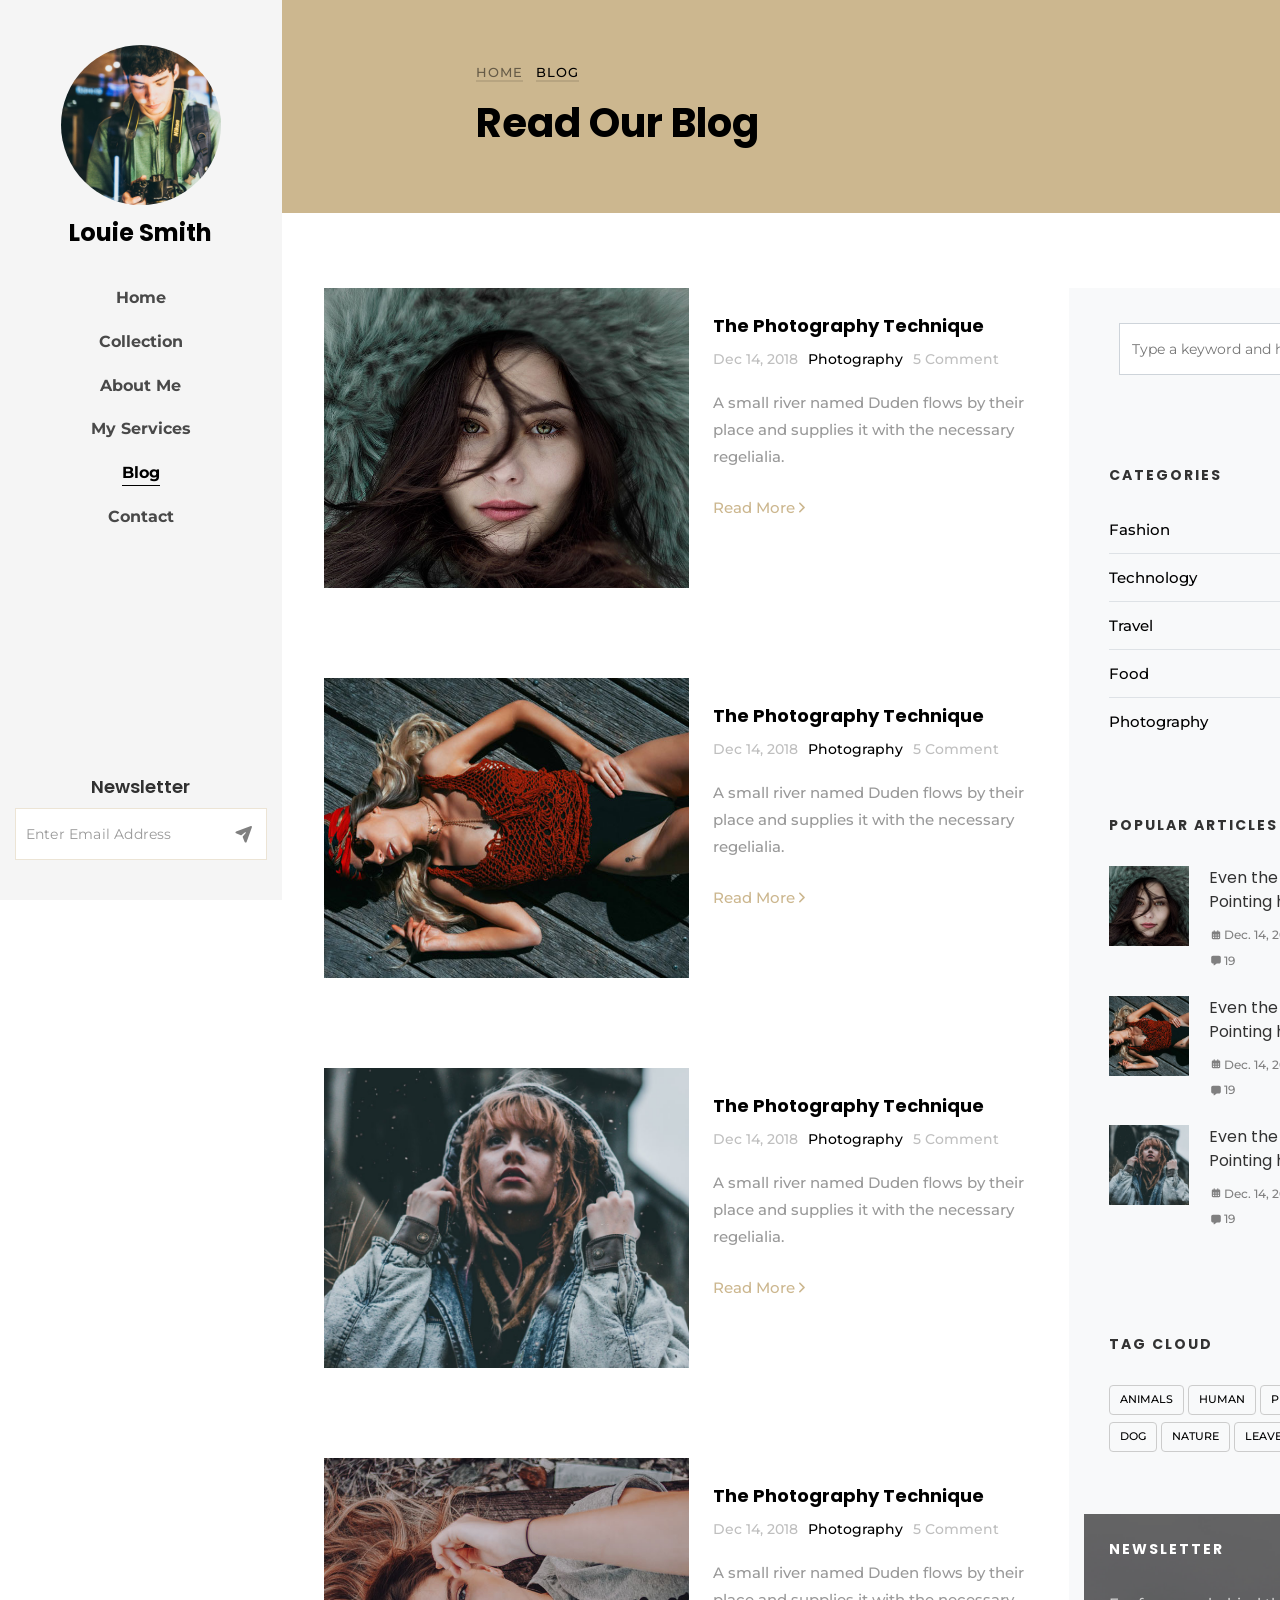
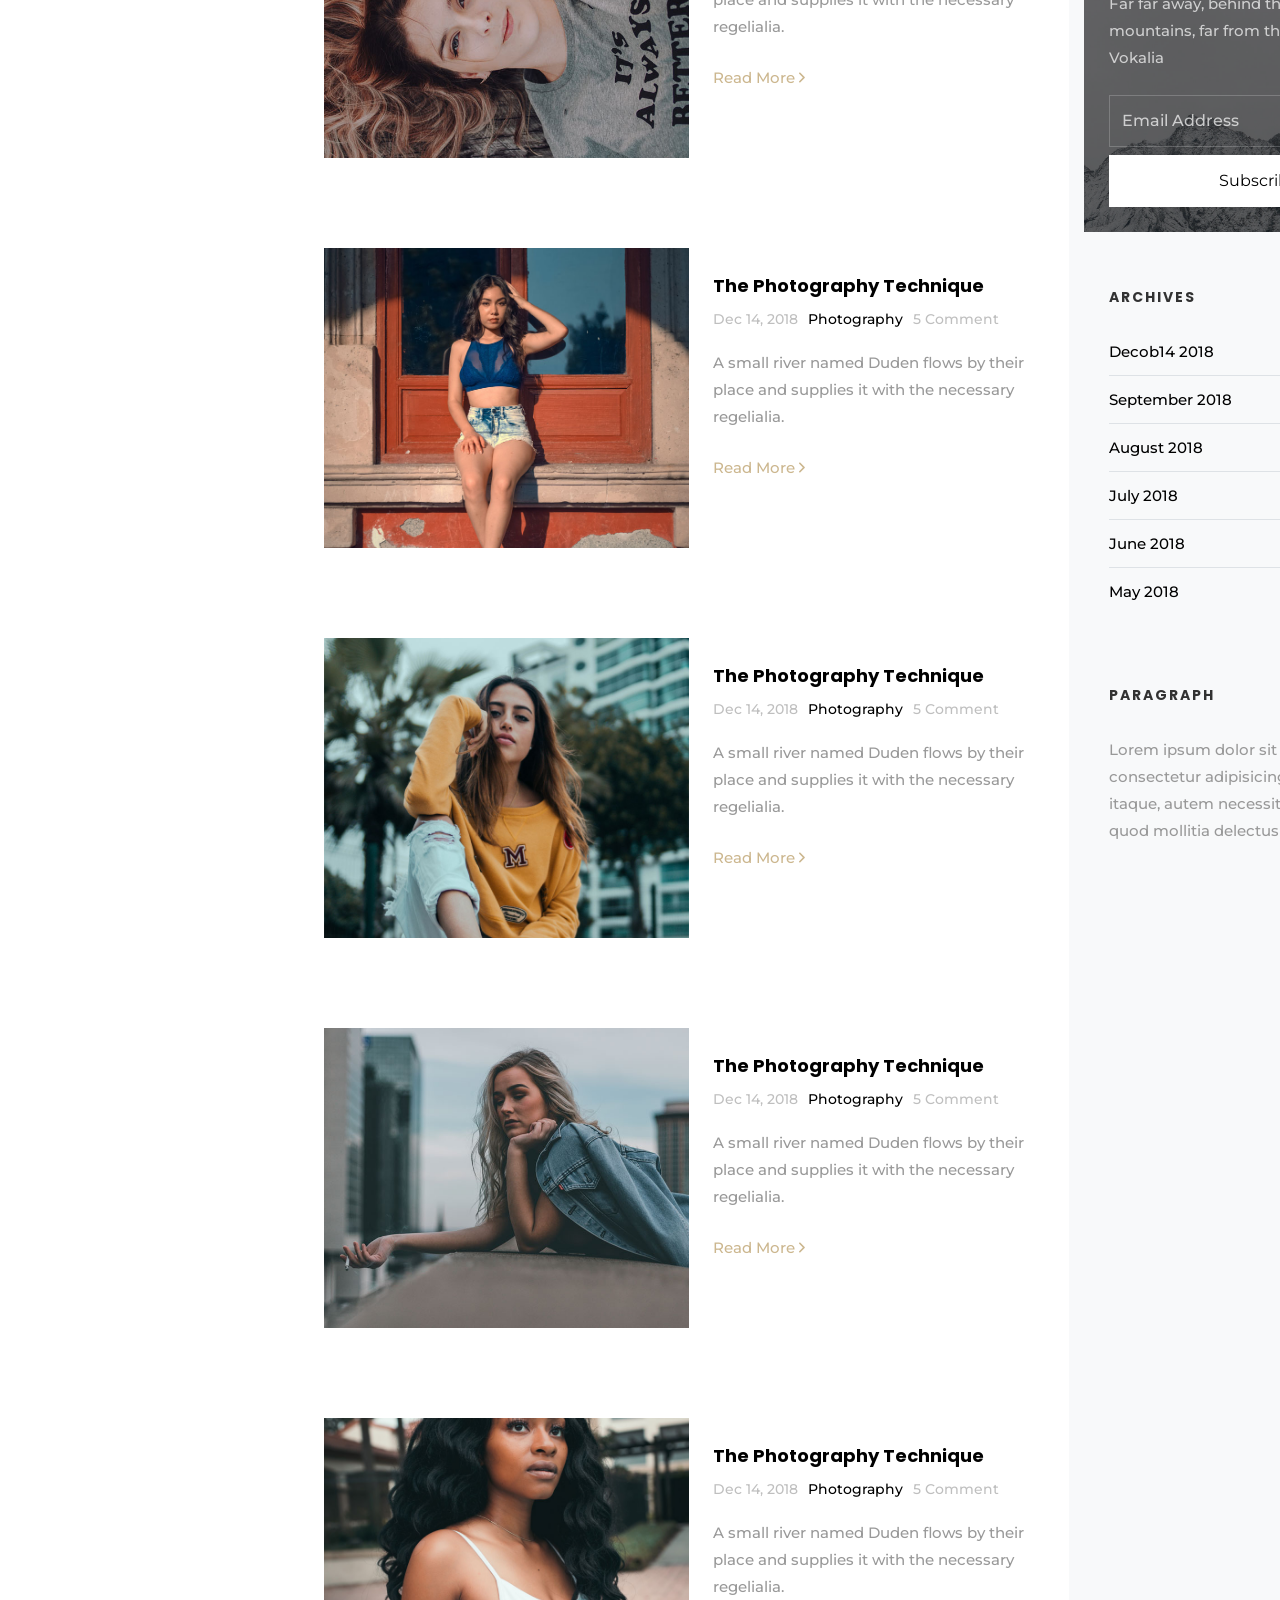
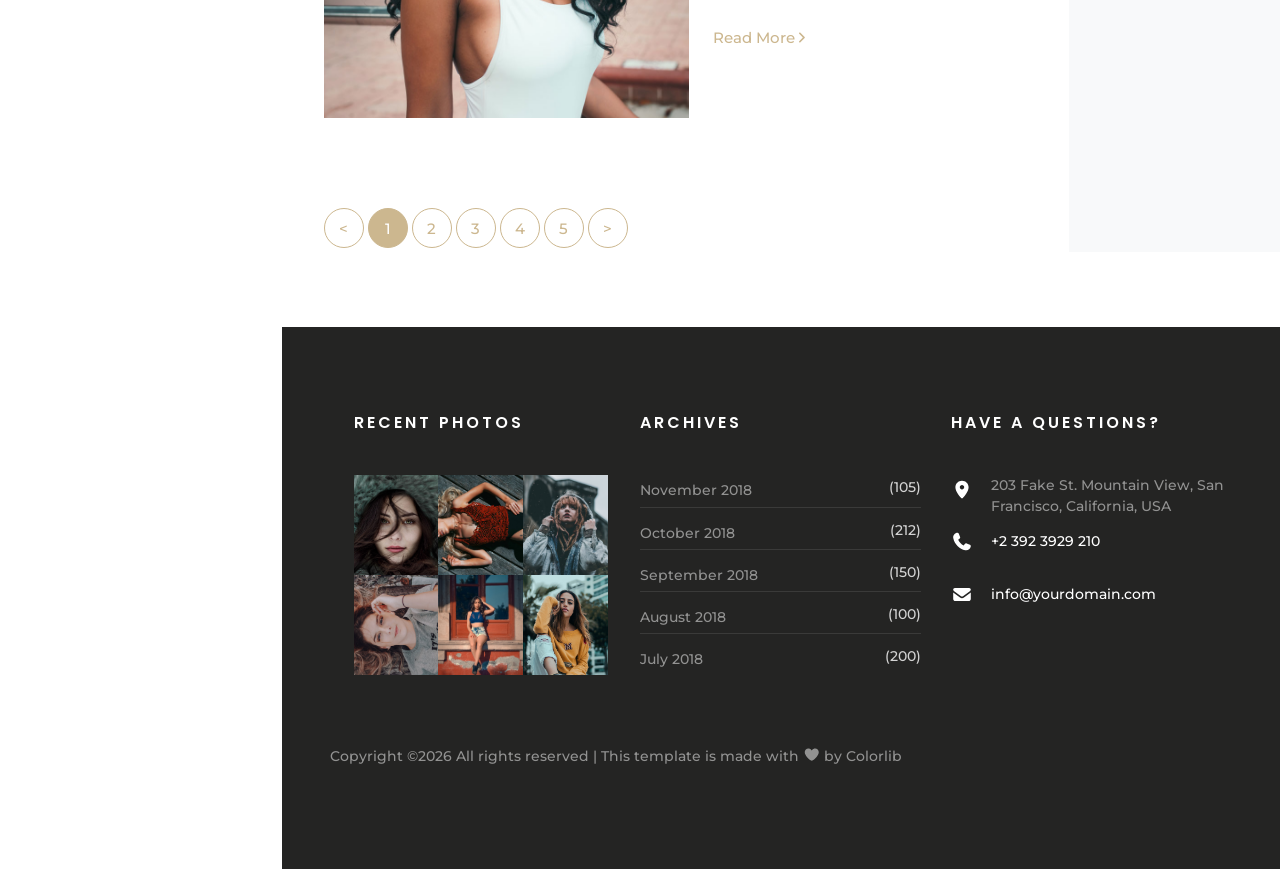
<file: blog.html>
<!DOCTYPE html>
<html lang="en">
<head>
    <link rel="preconnect" href="https://fonts.googleapis.com">
    <link rel="preconnect" href="https://fonts.gstatic.com" crossorigin>
    <link href="https://fonts.googleapis.com/css2?family=Herr+Von+Muellerhoff&family=Roboto:ital,wght@0,100..900;1,100..900&display=swap" rel="stylesheet">
    <link rel="preconnect" href="https://fonts.googleapis.com">
    <link rel="preconnect" href="https://fonts.gstatic.com" crossorigin>
    <link href="https://fonts.googleapis.com/css2?family=Herr+Von+Muellerhoff&display=swap" rel="stylesheet">
    <link rel="preconnect" href="https://fonts.googleapis.com">
    <link rel="preconnect" href="https://fonts.gstatic.com" crossorigin>
    <link href="https://fonts.googleapis.com/css2?family=Poppins:ital,wght@0,100;0,200;0,300;0,400;0,500;0,600;0,700;0,800;0,900;1,100;1,200;1,300;1,400;1,500;1,600;1,700;1,800;1,900&display=swap" rel="stylesheet">
    <link rel="preconnect" href="https://fonts.googleapis.com">
    <link rel="preconnect" href="https://fonts.gstatic.com" crossorigin>
    <link href="https://fonts.googleapis.com/css2?family=Montserrat:ital,wght@0,100..900;1,100..900&display=swap" rel="stylesheet">
    <meta charset="UTF-8">
    <meta name="viewport" content="width=device-width, initial-scale=1.0">
    <title>Louie Smith</title>
    <link rel="stylesheet" href="blog.css">
</head>
<body>

    <header>
        <div id="cima">
            <div id="logo">
                <a href="index.html">
                    <span id="img"></span>
                    <h1>Louie Smith</h1>
                </a>
            </div>

            <ul>
                <li><a href="index.html">Home</a></li>
                <li><a href="collection.html">Collection</a></li>
                <li><a href="about.html">About Me</a></li>
                <li><a href="services.html">My Services</a></li>
                <li><a href="blog.html" id="coloridinho">Blog</a></li>
                <li><a href="contact.html">Contact</a></li>
            </ul>
        </div>

        <div id="baixo">
            <h3>Newsletter</h3>

            <div>
                <form>
                    <input type="text" placeholder="Enter Email Address">
                    <div id="div-svg"><svg xmlns="http://www.w3.org/2000/svg" viewBox="0 0 640 640"><!--!Font Awesome Free v7.2.0 by @fontawesome - https://fontawesome.com License - https://fontawesome.com/license/free Copyright 2026 Fonticons, Inc.--><path opacity="0.5" fill="rgb(0, 0, 0)" d="M568.4 37.7C578.2 34.2 589 36.7 596.4 44C603.8 51.3 606.2 62.2 602.7 72L424.7 568.9C419.7 582.8 406.6 592 391.9 592C377.7 592 364.9 583.4 359.6 570.3L295.4 412.3C290.9 401.3 292.9 388.7 300.6 379.7L395.1 267.3C400.2 261.2 399.8 252.3 394.2 246.7C388.6 241.1 379.6 240.7 373.6 245.8L261.2 340.1C252.1 347.7 239.6 349.7 228.6 345.3L70.1 280.8C57 275.5 48.4 262.7 48.4 248.5C48.4 233.8 57.6 220.7 71.5 215.7L568.4 37.7z"/></svg></div>
                </form>
            </div>
        </div>
    </header>





    <main>

    <secion id="topo">
        <div id="div-antes-texto">
            <div id="div-texto">
                <p>
                    <span><a href="index.html">Home</a></span>
                    <span>Blog</span>
                </p>

                <h1>Read Our Blog</h1>
            </div>
        </div>
    </secion>





    <section id="tela">
        <div id="div-tela">
            <div id="esquerda">
                <div id="bloco">
                    <div id="img1" class="img-centralizada"><a href="#"></a></div>

                    <div id="texto">
                        <h3><a href="#">The Photography Technique</a></h3>

                        <p id="linha-p">
                            <span>Dec 14, 2018</span>
                            <span><a href="#">Photography</a></span>
                            <span>5 Comment</span>
                        </p>

                        <p id="texto-p">A small river named Duden flows by their place and supplies it with the necessary regelialia.</p>

                        <p id="read-more">
                            <a href="#">
                                Read More
                                <svg xmlns="http://www.w3.org/2000/svg" viewBox="0 0 640 640"><!--!Font Awesome Free v7.2.0 by @fontawesome - https://fontawesome.com License - https://fontawesome.com/license/free Copyright 2026 Fonticons, Inc.--><path fill="rgb(204, 183, 143)" d="M439.1 297.4C451.6 309.9 451.6 330.2 439.1 342.7L279.1 502.7C266.6 515.2 246.3 515.2 233.8 502.7C221.3 490.2 221.3 469.9 233.8 457.4L371.2 320L233.9 182.6C221.4 170.1 221.4 149.8 233.9 137.3C246.4 124.8 266.7 124.8 279.2 137.3L439.2 297.3z"/></svg>
                            </a>
                        </p>
                    </div>
                </div>

                <div id="bloco">
                    <div id="img2" class="img-centralizada"><a href="#"></a></div>

                    <div id="texto">
                        <h3><a href="#">The Photography Technique</a></h3>

                        <p id="linha-p">
                            <span>Dec 14, 2018</span>
                            <span><a href="#">Photography</a></span>
                            <span>5 Comment</span>
                        </p>

                        <p id="texto-p">A small river named Duden flows by their place and supplies it with the necessary regelialia.</p>

                        <p id="read-more">
                            <a href="#">
                                Read More
                                <svg xmlns="http://www.w3.org/2000/svg" viewBox="0 0 640 640"><!--!Font Awesome Free v7.2.0 by @fontawesome - https://fontawesome.com License - https://fontawesome.com/license/free Copyright 2026 Fonticons, Inc.--><path fill="rgb(204, 183, 143)" d="M439.1 297.4C451.6 309.9 451.6 330.2 439.1 342.7L279.1 502.7C266.6 515.2 246.3 515.2 233.8 502.7C221.3 490.2 221.3 469.9 233.8 457.4L371.2 320L233.9 182.6C221.4 170.1 221.4 149.8 233.9 137.3C246.4 124.8 266.7 124.8 279.2 137.3L439.2 297.3z"/></svg>
                            </a>
                        </p>
                    </div>
                </div>

                <div id="bloco">
                    <div id="img3" class="img-centralizada"><a href="#"></a></div>

                    <div id="texto">
                        <h3><a href="#">The Photography Technique</a></h3>

                        <p id="linha-p">
                            <span>Dec 14, 2018</span>
                            <span><a href="#">Photography</a></span>
                            <span>5 Comment</span>
                        </p>

                        <p id="texto-p">A small river named Duden flows by their place and supplies it with the necessary regelialia.</p>

                        <p id="read-more">
                            <a href="#">
                                Read More
                                <svg xmlns="http://www.w3.org/2000/svg" viewBox="0 0 640 640"><!--!Font Awesome Free v7.2.0 by @fontawesome - https://fontawesome.com License - https://fontawesome.com/license/free Copyright 2026 Fonticons, Inc.--><path fill="rgb(204, 183, 143)" d="M439.1 297.4C451.6 309.9 451.6 330.2 439.1 342.7L279.1 502.7C266.6 515.2 246.3 515.2 233.8 502.7C221.3 490.2 221.3 469.9 233.8 457.4L371.2 320L233.9 182.6C221.4 170.1 221.4 149.8 233.9 137.3C246.4 124.8 266.7 124.8 279.2 137.3L439.2 297.3z"/></svg>
                            </a>
                        </p>
                    </div>
                </div>

                <div id="bloco">
                    <div id="img4" class="img-centralizada"><a href="#"></a></div>

                    <div id="texto">
                        <h3><a href="#">The Photography Technique</a></h3>

                        <p id="linha-p">
                            <span>Dec 14, 2018</span>
                            <span><a href="#">Photography</a></span>
                            <span>5 Comment</span>
                        </p>

                        <p id="texto-p">A small river named Duden flows by their place and supplies it with the necessary regelialia.</p>

                        <p id="read-more">
                            <a href="#">
                                Read More
                                <svg xmlns="http://www.w3.org/2000/svg" viewBox="0 0 640 640"><!--!Font Awesome Free v7.2.0 by @fontawesome - https://fontawesome.com License - https://fontawesome.com/license/free Copyright 2026 Fonticons, Inc.--><path fill="rgb(204, 183, 143)" d="M439.1 297.4C451.6 309.9 451.6 330.2 439.1 342.7L279.1 502.7C266.6 515.2 246.3 515.2 233.8 502.7C221.3 490.2 221.3 469.9 233.8 457.4L371.2 320L233.9 182.6C221.4 170.1 221.4 149.8 233.9 137.3C246.4 124.8 266.7 124.8 279.2 137.3L439.2 297.3z"/></svg>
                            </a>
                        </p>
                    </div>
                </div>

                <div id="bloco">
                    <div id="img5" class="img-centralizada"><a href="#"></a></div>

                    <div id="texto">
                        <h3><a href="#">The Photography Technique</a></h3>

                        <p id="linha-p">
                            <span>Dec 14, 2018</span>
                            <span><a href="#">Photography</a></span>
                            <span>5 Comment</span>
                        </p>

                        <p id="texto-p">A small river named Duden flows by their place and supplies it with the necessary regelialia.</p>

                        <p id="read-more">
                            <a href="#">
                                Read More
                                <svg xmlns="http://www.w3.org/2000/svg" viewBox="0 0 640 640"><!--!Font Awesome Free v7.2.0 by @fontawesome - https://fontawesome.com License - https://fontawesome.com/license/free Copyright 2026 Fonticons, Inc.--><path fill="rgb(204, 183, 143)" d="M439.1 297.4C451.6 309.9 451.6 330.2 439.1 342.7L279.1 502.7C266.6 515.2 246.3 515.2 233.8 502.7C221.3 490.2 221.3 469.9 233.8 457.4L371.2 320L233.9 182.6C221.4 170.1 221.4 149.8 233.9 137.3C246.4 124.8 266.7 124.8 279.2 137.3L439.2 297.3z"/></svg>
                            </a>
                        </p>
                    </div>
                </div>

                <div id="bloco">
                    <div id="img6" class="img-centralizada"><a href="#"></a></div>

                    <div id="texto">
                        <h3><a href="#">The Photography Technique</a></h3>

                        <p id="linha-p">
                            <span>Dec 14, 2018</span>
                            <span><a href="#">Photography</a></span>
                            <span>5 Comment</span>
                        </p>

                        <p id="texto-p">A small river named Duden flows by their place and supplies it with the necessary regelialia.</p>

                        <p id="read-more">
                            <a href="#">
                                Read More
                                <svg xmlns="http://www.w3.org/2000/svg" viewBox="0 0 640 640"><!--!Font Awesome Free v7.2.0 by @fontawesome - https://fontawesome.com License - https://fontawesome.com/license/free Copyright 2026 Fonticons, Inc.--><path fill="rgb(204, 183, 143)" d="M439.1 297.4C451.6 309.9 451.6 330.2 439.1 342.7L279.1 502.7C266.6 515.2 246.3 515.2 233.8 502.7C221.3 490.2 221.3 469.9 233.8 457.4L371.2 320L233.9 182.6C221.4 170.1 221.4 149.8 233.9 137.3C246.4 124.8 266.7 124.8 279.2 137.3L439.2 297.3z"/></svg>
                            </a>
                        </p>
                    </div>
                </div>

                <div id="bloco">
                    <div id="img7" class="img-centralizada"><a href="#"></a></div>

                    <div id="texto">
                        <h3><a href="#">The Photography Technique</a></h3>

                        <p id="linha-p">
                            <span>Dec 14, 2018</span>
                            <span><a href="#">Photography</a></span>
                            <span>5 Comment</span>
                        </p>

                        <p id="texto-p">A small river named Duden flows by their place and supplies it with the necessary regelialia.</p>

                        <p id="read-more">
                            <a href="#">
                                Read More
                                <svg xmlns="http://www.w3.org/2000/svg" viewBox="0 0 640 640"><!--!Font Awesome Free v7.2.0 by @fontawesome - https://fontawesome.com License - https://fontawesome.com/license/free Copyright 2026 Fonticons, Inc.--><path fill="rgb(204, 183, 143)" d="M439.1 297.4C451.6 309.9 451.6 330.2 439.1 342.7L279.1 502.7C266.6 515.2 246.3 515.2 233.8 502.7C221.3 490.2 221.3 469.9 233.8 457.4L371.2 320L233.9 182.6C221.4 170.1 221.4 149.8 233.9 137.3C246.4 124.8 266.7 124.8 279.2 137.3L439.2 297.3z"/></svg>
                            </a>
                        </p>
                    </div>
                </div>

                <div id="bloco">
                    <div id="img8" class="img-centralizada"><a href="#"></a></div>

                    <div id="texto">
                        <h3><a href="#">The Photography Technique</a></h3>

                        <p id="linha-p">
                            <span>Dec 14, 2018</span>
                            <span><a href="#">Photography</a></span>
                            <span>5 Comment</span>
                        </p>

                        <p id="texto-p">A small river named Duden flows by their place and supplies it with the necessary regelialia.</p>

                        <p id="read-more">
                            <a href="#">
                                Read More
                                <svg xmlns="http://www.w3.org/2000/svg" viewBox="0 0 640 640"><!--!Font Awesome Free v7.2.0 by @fontawesome - https://fontawesome.com License - https://fontawesome.com/license/free Copyright 2026 Fonticons, Inc.--><path fill="rgb(204, 183, 143)" d="M439.1 297.4C451.6 309.9 451.6 330.2 439.1 342.7L279.1 502.7C266.6 515.2 246.3 515.2 233.8 502.7C221.3 490.2 221.3 469.9 233.8 457.4L371.2 320L233.9 182.6C221.4 170.1 221.4 149.8 233.9 137.3C246.4 124.8 266.7 124.8 279.2 137.3L439.2 297.3z"/></svg>
                            </a>
                        </p>
                    </div>
                </div>

                <ul>
                    <li><a href="#"><</a></li>
                    <li><a href="#" id="background">1</a></li>
                    <li><a href="#">2</a></li>
                    <li><a href="#">3</a></li>
                    <li><a href="#">4</a></li>
                    <li><a href="#">5</a></li>
                    <li><a href="#">></a></li>
                </ul>
            </div>





            <div id="direita">
                <div id="escrever">
                    <form>
                        <input type="text" placeholder="Type a keyword and hit enter">
                        <div id="lupa"><svg xmlns="http://www.w3.org/2000/svg" viewBox="0 0 640 640"><!--!Font Awesome Free v7.2.0 by @fontawesome - https://fontawesome.com License - https://fontawesome.com/license/free Copyright 2026 Fonticons, Inc.--><path fill="rgb(153, 153, 153)" d="M480 272C480 317.9 465.1 360.3 440 394.7L566.6 521.4C579.1 533.9 579.1 554.2 566.6 566.7C554.1 579.2 533.8 579.2 521.3 566.7L394.7 440C360.3 465.1 317.9 480 272 480C157.1 480 64 386.9 64 272C64 157.1 157.1 64 272 64C386.9 64 480 157.1 480 272zM272 416C351.5 416 416 351.5 416 272C416 192.5 351.5 128 272 128C192.5 128 128 192.5 128 272C128 351.5 192.5 416 272 416z"/></svg></div>
                    </form>
                </div>

                <div class="div-direita">
                    <h3>Categories</h3>

                    <ul id="ul-lista">
                        <li class="padding-margin"><a href="#">Fashion<span>(6)</span></a></li>
                        <li class="padding-margin"><a href="#">Technology<span>(8)</span></a></li>
                        <li class="padding-margin"><a href="#">Travel<span>(2)</span></a></li>
                        <li class="padding-margin"><a href="#">Food<span>(2)</span></a></li>
                        <li><a href="#">Photography<span>(7)</span></a></li>
                    </ul>
                </div>

                <div class="div-direita">
                    <h3>Popular Articles</h3>

                    <div class="popular-bloco">
                        <div class="popular-imagem" id="img1"></div>


                        <div class="popular-texto">
                            <h3><a href="#">Even the all-powerful Pointing has no control</a></h3>

                            <div class="meta">
                                <div class="div-meta-primeiro"><a href="#"><span><svg xmlns="http://www.w3.org/2000/svg" viewBox="0 0 640 640"><!--!Font Awesome Free v7.2.0 by @fontawesome - https://fontawesome.com License - https://fontawesome.com/license/free Copyright 2026 Fonticons, Inc.--><path fill="rgb(128, 128, 128)" d="M224 64C241.7 64 256 78.3 256 96L256 128L384 128L384 96C384 78.3 398.3 64 416 64C433.7 64 448 78.3 448 96L448 128L480 128C515.3 128 544 156.7 544 192L544 480C544 515.3 515.3 544 480 544L160 544C124.7 544 96 515.3 96 480L96 192C96 156.7 124.7 128 160 128L192 128L192 96C192 78.3 206.3 64 224 64zM160 304L160 336C160 344.8 167.2 352 176 352L208 352C216.8 352 224 344.8 224 336L224 304C224 295.2 216.8 288 208 288L176 288C167.2 288 160 295.2 160 304zM288 304L288 336C288 344.8 295.2 352 304 352L336 352C344.8 352 352 344.8 352 336L352 304C352 295.2 344.8 288 336 288L304 288C295.2 288 288 295.2 288 304zM432 288C423.2 288 416 295.2 416 304L416 336C416 344.8 423.2 352 432 352L464 352C472.8 352 480 344.8 480 336L480 304C480 295.2 472.8 288 464 288L432 288zM160 432L160 464C160 472.8 167.2 480 176 480L208 480C216.8 480 224 472.8 224 464L224 432C224 423.2 216.8 416 208 416L176 416C167.2 416 160 423.2 160 432zM304 416C295.2 416 288 423.2 288 432L288 464C288 472.8 295.2 480 304 480L336 480C344.8 480 352 472.8 352 464L352 432C352 423.2 344.8 416 336 416L304 416zM416 432L416 464C416 472.8 423.2 480 432 480L464 480C472.8 480 480 472.8 480 464L480 432C480 423.2 472.8 416 464 416L432 416C423.2 416 416 423.2 416 432z"/></svg></span> Dec. 14, 2018</a></div>
                                <div><a href="#"><span><svg xmlns="http://www.w3.org/2000/svg" viewBox="0 0 640 640"><!--!Font Awesome Free v7.2.0 by @fontawesome - https://fontawesome.com License - https://fontawesome.com/license/free Copyright 2026 Fonticons, Inc.--><path fill="rgb(128, 128, 128)" d="M320 312C386.3 312 440 258.3 440 192C440 125.7 386.3 72 320 72C253.7 72 200 125.7 200 192C200 258.3 253.7 312 320 312zM290.3 368C191.8 368 112 447.8 112 546.3C112 562.7 125.3 576 141.7 576L498.3 576C514.7 576 528 562.7 528 546.3C528 447.8 448.2 368 349.7 368L290.3 368z"/></svg></span> Dave Lewis</a></div>
                                <div class="div-meta-baixo"><a href="#"><span><svg xmlns="http://www.w3.org/2000/svg" viewBox="0 0 640 640"><!--!Font Awesome Free v7.2.0 by @fontawesome - https://fontawesome.com License - https://fontawesome.com/license/free Copyright 2026 Fonticons, Inc.--><path fill="rgb(128, 128, 128)" d="M64 416L64 192C64 139 107 96 160 96L480 96C533 96 576 139 576 192L576 416C576 469 533 512 480 512L360 512C354.8 512 349.8 513.7 345.6 516.8L230.4 603.2C226.2 606.3 221.2 608 216 608C202.7 608 192 597.3 192 584L192 512L160 512C107 512 64 469 64 416z"/></svg></span> 19</a></div>
                            </div>
                        </div>
                    </div>

                    <div class="popular-bloco">
                        <div class="popular-imagem" id="img2"></div>


                        <div class="popular-texto">
                            <h3><a href="#">Even the all-powerful Pointing has no control</a></h3>

                            <div class="meta">
                                <div class="div-meta-primeiro"><a href="#"><span><svg xmlns="http://www.w3.org/2000/svg" viewBox="0 0 640 640"><!--!Font Awesome Free v7.2.0 by @fontawesome - https://fontawesome.com License - https://fontawesome.com/license/free Copyright 2026 Fonticons, Inc.--><path fill="rgb(128, 128, 128)" d="M224 64C241.7 64 256 78.3 256 96L256 128L384 128L384 96C384 78.3 398.3 64 416 64C433.7 64 448 78.3 448 96L448 128L480 128C515.3 128 544 156.7 544 192L544 480C544 515.3 515.3 544 480 544L160 544C124.7 544 96 515.3 96 480L96 192C96 156.7 124.7 128 160 128L192 128L192 96C192 78.3 206.3 64 224 64zM160 304L160 336C160 344.8 167.2 352 176 352L208 352C216.8 352 224 344.8 224 336L224 304C224 295.2 216.8 288 208 288L176 288C167.2 288 160 295.2 160 304zM288 304L288 336C288 344.8 295.2 352 304 352L336 352C344.8 352 352 344.8 352 336L352 304C352 295.2 344.8 288 336 288L304 288C295.2 288 288 295.2 288 304zM432 288C423.2 288 416 295.2 416 304L416 336C416 344.8 423.2 352 432 352L464 352C472.8 352 480 344.8 480 336L480 304C480 295.2 472.8 288 464 288L432 288zM160 432L160 464C160 472.8 167.2 480 176 480L208 480C216.8 480 224 472.8 224 464L224 432C224 423.2 216.8 416 208 416L176 416C167.2 416 160 423.2 160 432zM304 416C295.2 416 288 423.2 288 432L288 464C288 472.8 295.2 480 304 480L336 480C344.8 480 352 472.8 352 464L352 432C352 423.2 344.8 416 336 416L304 416zM416 432L416 464C416 472.8 423.2 480 432 480L464 480C472.8 480 480 472.8 480 464L480 432C480 423.2 472.8 416 464 416L432 416C423.2 416 416 423.2 416 432z"/></svg></span> Dec. 14, 2018</a></div>
                                <div><a href="#"><span><svg xmlns="http://www.w3.org/2000/svg" viewBox="0 0 640 640"><!--!Font Awesome Free v7.2.0 by @fontawesome - https://fontawesome.com License - https://fontawesome.com/license/free Copyright 2026 Fonticons, Inc.--><path fill="rgb(128, 128, 128)" d="M320 312C386.3 312 440 258.3 440 192C440 125.7 386.3 72 320 72C253.7 72 200 125.7 200 192C200 258.3 253.7 312 320 312zM290.3 368C191.8 368 112 447.8 112 546.3C112 562.7 125.3 576 141.7 576L498.3 576C514.7 576 528 562.7 528 546.3C528 447.8 448.2 368 349.7 368L290.3 368z"/></svg></span> Dave Lewis</a></div>
                                <div class="div-meta-baixo"><a href="#"><span><svg xmlns="http://www.w3.org/2000/svg" viewBox="0 0 640 640"><!--!Font Awesome Free v7.2.0 by @fontawesome - https://fontawesome.com License - https://fontawesome.com/license/free Copyright 2026 Fonticons, Inc.--><path fill="rgb(128, 128, 128)" d="M64 416L64 192C64 139 107 96 160 96L480 96C533 96 576 139 576 192L576 416C576 469 533 512 480 512L360 512C354.8 512 349.8 513.7 345.6 516.8L230.4 603.2C226.2 606.3 221.2 608 216 608C202.7 608 192 597.3 192 584L192 512L160 512C107 512 64 469 64 416z"/></svg></span> 19</a></div>
                            </div>
                        </div>
                    </div>

                    <div class="popular-bloco">
                        <div class="popular-imagem" id="img3"></div>


                        <div class="popular-texto">
                            <h3><a href="#">Even the all-powerful Pointing has no control</a></h3>

                            <div class="meta">
                                <div class="div-meta-primeiro"><a href="#"><span><svg xmlns="http://www.w3.org/2000/svg" viewBox="0 0 640 640"><!--!Font Awesome Free v7.2.0 by @fontawesome - https://fontawesome.com License - https://fontawesome.com/license/free Copyright 2026 Fonticons, Inc.--><path fill="rgb(128, 128, 128)" d="M224 64C241.7 64 256 78.3 256 96L256 128L384 128L384 96C384 78.3 398.3 64 416 64C433.7 64 448 78.3 448 96L448 128L480 128C515.3 128 544 156.7 544 192L544 480C544 515.3 515.3 544 480 544L160 544C124.7 544 96 515.3 96 480L96 192C96 156.7 124.7 128 160 128L192 128L192 96C192 78.3 206.3 64 224 64zM160 304L160 336C160 344.8 167.2 352 176 352L208 352C216.8 352 224 344.8 224 336L224 304C224 295.2 216.8 288 208 288L176 288C167.2 288 160 295.2 160 304zM288 304L288 336C288 344.8 295.2 352 304 352L336 352C344.8 352 352 344.8 352 336L352 304C352 295.2 344.8 288 336 288L304 288C295.2 288 288 295.2 288 304zM432 288C423.2 288 416 295.2 416 304L416 336C416 344.8 423.2 352 432 352L464 352C472.8 352 480 344.8 480 336L480 304C480 295.2 472.8 288 464 288L432 288zM160 432L160 464C160 472.8 167.2 480 176 480L208 480C216.8 480 224 472.8 224 464L224 432C224 423.2 216.8 416 208 416L176 416C167.2 416 160 423.2 160 432zM304 416C295.2 416 288 423.2 288 432L288 464C288 472.8 295.2 480 304 480L336 480C344.8 480 352 472.8 352 464L352 432C352 423.2 344.8 416 336 416L304 416zM416 432L416 464C416 472.8 423.2 480 432 480L464 480C472.8 480 480 472.8 480 464L480 432C480 423.2 472.8 416 464 416L432 416C423.2 416 416 423.2 416 432z"/></svg></span> Dec. 14, 2018</a></div>
                                <div><a href="#"><span><svg xmlns="http://www.w3.org/2000/svg" viewBox="0 0 640 640"><!--!Font Awesome Free v7.2.0 by @fontawesome - https://fontawesome.com License - https://fontawesome.com/license/free Copyright 2026 Fonticons, Inc.--><path fill="rgb(128, 128, 128)" d="M320 312C386.3 312 440 258.3 440 192C440 125.7 386.3 72 320 72C253.7 72 200 125.7 200 192C200 258.3 253.7 312 320 312zM290.3 368C191.8 368 112 447.8 112 546.3C112 562.7 125.3 576 141.7 576L498.3 576C514.7 576 528 562.7 528 546.3C528 447.8 448.2 368 349.7 368L290.3 368z"/></svg></span> Dave Lewis</a></div>
                                <div class="div-meta-baixo"><a href="#"><span><svg xmlns="http://www.w3.org/2000/svg" viewBox="0 0 640 640"><!--!Font Awesome Free v7.2.0 by @fontawesome - https://fontawesome.com License - https://fontawesome.com/license/free Copyright 2026 Fonticons, Inc.--><path fill="rgb(128, 128, 128)" d="M64 416L64 192C64 139 107 96 160 96L480 96C533 96 576 139 576 192L576 416C576 469 533 512 480 512L360 512C354.8 512 349.8 513.7 345.6 516.8L230.4 603.2C226.2 606.3 221.2 608 216 608C202.7 608 192 597.3 192 584L192 512L160 512C107 512 64 469 64 416z"/></svg></span> 19</a></div>
                            </div>
                        </div>
                    </div>
                </div>

                <div class="div-direita">
                    <h3>Tag Cloud</h3>

                    <ul id="ul-Cloud">
                        <a href="#">animals</a>
                        <a href="#">human</a>
                        <a href="#">people</a>
                        <a href="#">cat</a>
                        <a href="#">dog</a>
                        <a href="#">nature</a>
                        <a href="#">leaves</a>
                        <a href="#">food</a>
                    </ul>
                </div>

                <div class="div-direita" id="Newsletter">
                    <div class="div-direita" id="div-Newsletter">
                        <h3>Newsletter</h3>

                        <p>Far far away, behind the word mountains, far from the countries Vokalia</p>

                        <form>
                            <input id="Newsletter-escrever" type="text" placeholder="Email Address">
                            <input id="inscrever" type="submit" value="Subscribe">
                        </form>
                    </div>
                </div>

                <div class="div-direita">
                    <h3>Archives</h3>

                    <ul id="ul-lista">
                        <li class="padding-margin"><a href="#">Decob14 2018 <span>(10)</span></a></li>
                        <li class="padding-margin"><a href="#">September 2018 <span>(6)</span></a></li>
                        <li class="padding-margin"><a href="#">August 2018 <span>(8)</span></a></li>
                        <li class="padding-margin"><a href="#">July 2018 <span>(2)</span></a></li>
                        <li class="padding-margin"><a href="#">June 2018 <span>(7)</span></a></li>
                        <li><a href="#">May 2018 <span>(5)</span></a></li>
                    </ul>
                </div>

                <div class="div-direita">
                    <h3>Paragraph</h3>

                    <p>Lorem ipsum dolor sit amet, consectetur adipisicing elit. Ducimus itaque, autem necessitatibus voluptate quod mollitia delectus aut.</p>
                </div>

            </div>
        </div>
    </section>





    <footer>
        <div id="footer-dentro">
            <div id="divs">
                <div id="div1">
                    <div id="margin-left">
                        <h2>Recent Photos</h2>
                            <ul>
                                <li><a href="#" class="img-centralizada" id="img1"></a></li>
                                <li><a href="#" class="img-centralizada" id="img2"></a></li>
                                <li><a href="#" class="img-centralizada" id="img3"></a></li>
                                <li><a href="#" class="img-centralizada" id="img4"></a></li>
                                <li><a href="#" class="img-centralizada" id="img5"></a></li>
                                <li><a href="#" class="img-centralizada" id="img6"></a></li>
                            </ul>
                    </div>
                </div>


                <div  id="div2">
                    <h2>Archives</h2>
                    <ul>
                        <li><a href="#">November 2018 <span>(105)</span></a></li>
                        <li><a href="#">October 2018 <span>(212)</span></a></li>
                        <li><a href="#">September 2018 <span>(150)</span></a></li>
                        <li><a href="#">August 2018 <span>(100)</span></a></li>
                        <li id="sem-borda"><a href="#">July 2018 <span>(200)</span></a></li>
                    </ul>
                </div>


                <div  id="div3">
                    <h2>Have a Questions?</h2>
                    <ul>
                        <li><div id="svg"><svg xmlns="http://www.w3.org/2000/svg" viewBox="0 0 640 640"><!--!Font Awesome Free v7.2.0 by @fontawesome - https://fontawesome.com License - https://fontawesome.com/license/free Copyright 2026 Fonticons, Inc.--><path fill="rgb(255, 255, 255)" d="M128 252.6C128 148.4 214 64 320 64C426 64 512 148.4 512 252.6C512 371.9 391.8 514.9 341.6 569.4C329.8 582.2 310.1 582.2 298.3 569.4C248.1 514.9 127.9 371.9 127.9 252.6zM320 320C355.3 320 384 291.3 384 256C384 220.7 355.3 192 320 192C284.7 192 256 220.7 256 256C256 291.3 284.7 320 320 320z"/></svg></div>203 Fake St. Mountain View, San Francisco, California, USA</li>
                        <li><a href="#" class="branco"><div id="svg"><svg xmlns="http://www.w3.org/2000/svg" viewBox="0 0 640 640"><!--!Font Awesome Free v7.2.0 by @fontawesome - https://fontawesome.com License - https://fontawesome.com/license/free Copyright 2026 Fonticons, Inc.--><path fill="rgb(255, 255, 255)" d="M224.2 89C216.3 70.1 195.7 60.1 176.1 65.4L170.6 66.9C106 84.5 50.8 147.1 66.9 223.3C104 398.3 241.7 536 416.7 573.1C493 589.3 555.5 534 573.1 469.4L574.6 463.9C580 444.2 569.9 423.6 551.1 415.8L453.8 375.3C437.3 368.4 418.2 373.2 406.8 387.1L368.2 434.3C297.9 399.4 241.3 341 208.8 269.3L253 233.3C266.9 222 271.6 202.9 264.8 186.3L224.2 89z"/></svg></div>+2 392 3929 210</a></li>
                        <li><a href="#" class="branco"><div id="svg"><svg xmlns="http://www.w3.org/2000/svg" viewBox="0 0 640 640"><!--!Font Awesome Free v7.2.0 by @fontawesome - https://fontawesome.com License - https://fontawesome.com/license/free Copyright 2026 Fonticons, Inc.--><path fill="rgb(255, 255, 255)" d="M112 128C85.5 128 64 149.5 64 176C64 191.1 71.1 205.3 83.2 214.4L291.2 370.4C308.3 383.2 331.7 383.2 348.8 370.4L556.8 214.4C568.9 205.3 576 191.1 576 176C576 149.5 554.5 128 528 128L112 128zM64 260L64 448C64 483.3 92.7 512 128 512L512 512C547.3 512 576 483.3 576 448L576 260L377.6 408.8C343.5 434.4 296.5 434.4 262.4 408.8L64 260z"/></svg></div>info@yourdomain.com</a></li>
                    </ul>
                </div>
            </div>
       
            <p>Copyright ©2026 All rights reserved | This template is made with <svg xmlns="http://www.w3.org/2000/svg" viewBox="0 0 640 640"><!--!Font Awesome Free v7.2.0 by @fontawesome - https://fontawesome.com License - https://fontawesome.com/license/free Copyright 2026 Fonticons, Inc.--><path fill="rgb(146, 146, 145)" d="M305 151.1L320 171.8L335 151.1C360 116.5 400.2 96 442.9 96C516.4 96 576 155.6 576 229.1L576 231.7C576 343.9 436.1 474.2 363.1 529.9C350.7 539.3 335.5 544 320 544C304.5 544 289.2 539.4 276.9 529.9C203.9 474.2 64 343.9 64 231.7L64 229.1C64 155.6 123.6 96 197.1 96C239.8 96 280 116.5 305 151.1z"/></svg>
                by <a href="https://colorlib.com/?_gl=1*x365pi*_ga*Njg2NDcxMzcwLjE3Nzg1NDA1NDY.*_ga_SEKJ4E9T4H*czE3Nzg4NDg2NTEkbzgkZzEkdDE3Nzg4NDkwMTUkajYwJGwwJGgwJGRWeFhGQkNvbE04VE5KMW4yZW9VSXpma1JpbmlZQmxuMDN3" target="_blank">Colorlib</a></p>
        </div>
    </footer>


    </main>
</body>
</html>
</file>
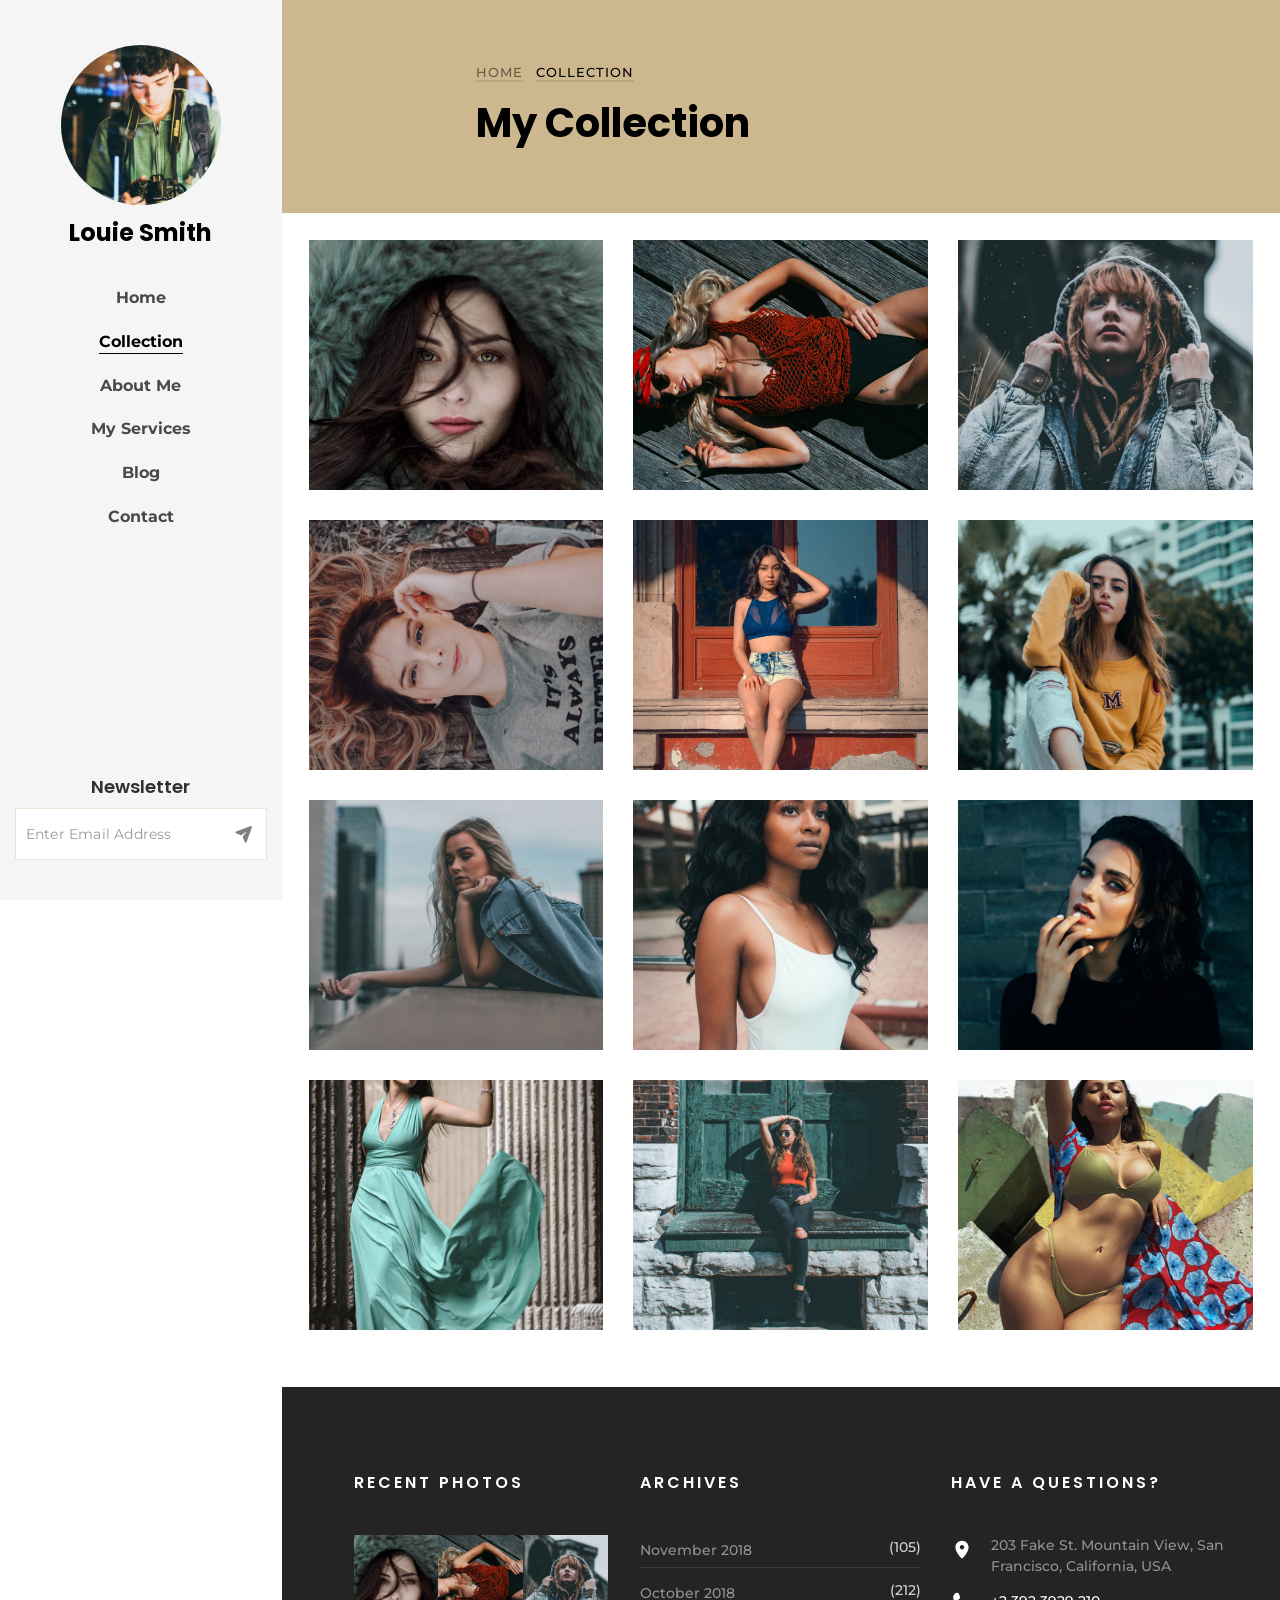
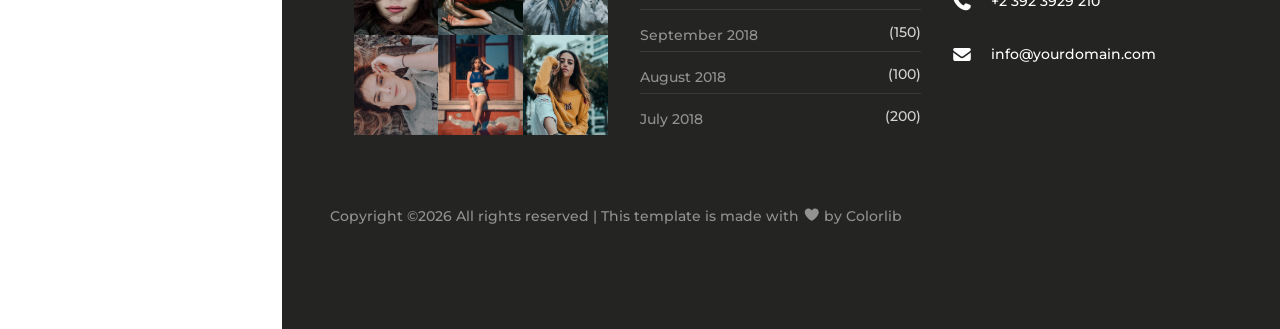
<file: collection.html>
<!DOCTYPE html>
<html lang="en">
<head>
    <link rel="preconnect" href="https://fonts.googleapis.com">
    <link rel="preconnect" href="https://fonts.gstatic.com" crossorigin>
    <link href="https://fonts.googleapis.com/css2?family=Herr+Von+Muellerhoff&display=swap" rel="stylesheet">
    <link rel="preconnect" href="https://fonts.googleapis.com">
    <link rel="preconnect" href="https://fonts.gstatic.com" crossorigin>
    <link href="https://fonts.googleapis.com/css2?family=Poppins:ital,wght@0,100;0,200;0,300;0,400;0,500;0,600;0,700;0,800;0,900;1,100;1,200;1,300;1,400;1,500;1,600;1,700;1,800;1,900&display=swap" rel="stylesheet">
    <link rel="preconnect" href="https://fonts.googleapis.com">
    <link rel="preconnect" href="https://fonts.gstatic.com" crossorigin>
    <link href="https://fonts.googleapis.com/css2?family=Montserrat:ital,wght@0,100..900;1,100..900&display=swap" rel="stylesheet">
    <meta charset="UTF-8">
    <meta name="viewport" content="width=device-width, initial-scale=1.0">
    <title>Louie Smith</title>
    <link rel="stylesheet" href="collection.css">
</head>
<body>

    <header>
        <div id="cima">
            <div id="logo">
                <a href="index.html">
                    <span id="img"></span>
                    <h1>Louie Smith</h1>
                </a>
            </div>

            <ul>
                <li><a href="index.html">Home</a></li>
                <li><a href="collection.html" id="coloridinho">Collection</a></li>
                <li><a href="about.html">About Me</a></li>
                <li><a href="services.html">My Services</a></li>
                <li><a href="blog.html">Blog</a></li>
                <li><a href="contact.html">Contact</a></li>
            </ul>
        </div>

        <div id="baixo">
            <h3>Newsletter</h3>

            <div>
                <form>
                    <input type="text" placeholder="Enter Email Address">
                    <div id="div-svg"><svg xmlns="http://www.w3.org/2000/svg" viewBox="0 0 640 640"><!--!Font Awesome Free v7.2.0 by @fontawesome - https://fontawesome.com License - https://fontawesome.com/license/free Copyright 2026 Fonticons, Inc.--><path opacity="0.5" fill="rgb(0, 0, 0)" d="M568.4 37.7C578.2 34.2 589 36.7 596.4 44C603.8 51.3 606.2 62.2 602.7 72L424.7 568.9C419.7 582.8 406.6 592 391.9 592C377.7 592 364.9 583.4 359.6 570.3L295.4 412.3C290.9 401.3 292.9 388.7 300.6 379.7L395.1 267.3C400.2 261.2 399.8 252.3 394.2 246.7C388.6 241.1 379.6 240.7 373.6 245.8L261.2 340.1C252.1 347.7 239.6 349.7 228.6 345.3L70.1 280.8C57 275.5 48.4 262.7 48.4 248.5C48.4 233.8 57.6 220.7 71.5 215.7L568.4 37.7z"/></svg></div>
                </form>
            </div>
        </div>
    </header>





    <main>

    <secion id="topo">
        <div id="div-antes-texto">
            <div id="div-texto">
                <p>
                    <span><a href="index.html">Home</a></span>
                    <span>Collection</span>
                </p>

                <h1>My Collection</h1>
            </div>
        </div>
    </secion>





    <section id="imagens">
        <div class="linha">
            <div class="imagem" id="img1">
                <a href="image_1.jpg">
                    <div class="escuro">
                        <div class="texto-escuro">
                            <h3>Photo 01</h3>
                            <p>Model</p>
                        </div>
                    </div>
                </a>
            </div>

            <div class="imagem" id="img2">
                <a href="image_2.jpg">
                    <div class="escuro">
                        <div class="texto-escuro">
                            <h3>Photo 02</h3>
                            <p>Model</p>
                        </div>
                    </div>
                </a>
            </div>

            <div class="imagem" id="img3">
                <a href="image_3.jpg">
                    <div class="escuro">
                        <div class="texto-escuro">
                            <h3>Photo 03</h3>
                            <p>Model</p>
                        </div>
                    </div>
                </a>
            </div>
        </div>
       
        <div class="linha">
            <div class="imagem" id="img4">
                <a href="image_4.jpg">
                    <div class="escuro">
                        <div class="texto-escuro">
                            <h3>Photo 04</h3>
                            <p>Model</p>
                        </div>
                    </div>
                </a>
            </div>


            <div class="imagem" id="img5">
                <a href="image_5.jpg">
                    <div class="escuro">
                        <div class="texto-escuro">
                            <h3>Photo 05</h3>
                            <p>Model</p>
                        </div>
                    </div>
                </a>
            </div>


            <div class="imagem" id="img6">
                <a href="image_6.jpg">
                    <div class="escuro">
                        <div class="texto-escuro">
                            <h3>Photo 06</h3>
                            <p>Model</p>
                        </div>
                    </div>
                </a>
            </div>
        </div>

        <div class="linha">
            <div class="imagem" id="img7">
                <a href="image_7.jpg">
                    <div class="escuro">
                        <div class="texto-escuro">
                            <h3>Photo 07</h3>
                            <p>Model</p>
                        </div>
                    </div>
                </a>
            </div>

            <div class="imagem" id="img8">
                <a href="image_8.jpg">
                    <div class="escuro">
                        <div class="texto-escuro">
                            <h3>Photo 08</h3>
                            <p>Model</p>
                        </div>
                    </div>
                </a>
            </div>

            <div class="imagem" id="img9">
                <a href="image_9.jpg">
                    <div class="escuro">
                        <div class="texto-escuro">
                            <h3>Photo 09</h3>
                            <p>Model</p>
                        </div>
                    </div>
                </a>
            </div>
        </div>
       
        <div class="linha">
            <div class="imagem" id="img10">
                <a href="image_10.jpg">
                    <div class="escuro">
                        <div class="texto-escuro">
                            <h3>Photo 10</h3>
                            <p>Model</p>
                        </div>
                    </div>
                </a>
            </div>

            <div class="imagem" id="img11">
                <a href="image_11.jpg">
                    <div class="escuro">
                        <div class="texto-escuro">
                            <h3>Photo 11</h3>
                            <p>Model</p>
                        </div>
                    </div>
                </a>
            </div>

            <div class="imagem" id="img12">
                <a href="image_12.jpg">
                    <div class="escuro">
                        <div class="texto-escuro">
                            <h3>Photo 12</h3>
                            <p>Model</p>
                        </div>
                    </div>
                </a>
            </div>
        </div>
    </section>





    <footer>
        <div id="footer-dentro">
            <div id="divs">
                <div id="div1">
                    <div id="margin-left">
                        <h2>Recent Photos</h2>
                            <ul>
                                <li><a href="#" class="img-centralizada" id="img1"></a></li>
                                <li><a href="#" class="img-centralizada" id="img2"></a></li>
                                <li><a href="#" class="img-centralizada" id="img3"></a></li>
                                <li><a href="#" class="img-centralizada" id="img4"></a></li>
                                <li><a href="#" class="img-centralizada" id="img5"></a></li>
                                <li><a href="#" class="img-centralizada" id="img6"></a></li>
                            </ul>
                    </div>
                </div>

                <div  id="div2">
                    <h2>Archives</h2>
                    <ul>
                        <li><a href="#">November 2018 <span>(105)</span></a></li>
                        <li><a href="#">October 2018 <span>(212)</span></a></li>
                        <li><a href="#">September 2018 <span>(150)</span></a></li>
                        <li><a href="#">August 2018 <span>(100)</span></a></li>
                        <li id="sem-borda"><a href="#">July 2018 <span>(200)</span></a></li>
                    </ul>
                </div>

                <div  id="div3">
                    <h2>Have a Questions?</h2>
                    <ul>
                        <li><div id="svg"><svg xmlns="http://www.w3.org/2000/svg" viewBox="0 0 640 640"><!--!Font Awesome Free v7.2.0 by @fontawesome - https://fontawesome.com License - https://fontawesome.com/license/free Copyright 2026 Fonticons, Inc.--><path fill="rgb(255, 255, 255)" d="M128 252.6C128 148.4 214 64 320 64C426 64 512 148.4 512 252.6C512 371.9 391.8 514.9 341.6 569.4C329.8 582.2 310.1 582.2 298.3 569.4C248.1 514.9 127.9 371.9 127.9 252.6zM320 320C355.3 320 384 291.3 384 256C384 220.7 355.3 192 320 192C284.7 192 256 220.7 256 256C256 291.3 284.7 320 320 320z"/></svg></div>203 Fake St. Mountain View, San Francisco, California, USA</li>
                        <li><a href="#" class="branco"><div id="svg"><svg xmlns="http://www.w3.org/2000/svg" viewBox="0 0 640 640"><!--!Font Awesome Free v7.2.0 by @fontawesome - https://fontawesome.com License - https://fontawesome.com/license/free Copyright 2026 Fonticons, Inc.--><path fill="rgb(255, 255, 255)" d="M224.2 89C216.3 70.1 195.7 60.1 176.1 65.4L170.6 66.9C106 84.5 50.8 147.1 66.9 223.3C104 398.3 241.7 536 416.7 573.1C493 589.3 555.5 534 573.1 469.4L574.6 463.9C580 444.2 569.9 423.6 551.1 415.8L453.8 375.3C437.3 368.4 418.2 373.2 406.8 387.1L368.2 434.3C297.9 399.4 241.3 341 208.8 269.3L253 233.3C266.9 222 271.6 202.9 264.8 186.3L224.2 89z"/></svg></div>+2 392 3929 210</a></li>
                        <li><a href="#" class="branco"><div id="svg"><svg xmlns="http://www.w3.org/2000/svg" viewBox="0 0 640 640"><!--!Font Awesome Free v7.2.0 by @fontawesome - https://fontawesome.com License - https://fontawesome.com/license/free Copyright 2026 Fonticons, Inc.--><path fill="rgb(255, 255, 255)" d="M112 128C85.5 128 64 149.5 64 176C64 191.1 71.1 205.3 83.2 214.4L291.2 370.4C308.3 383.2 331.7 383.2 348.8 370.4L556.8 214.4C568.9 205.3 576 191.1 576 176C576 149.5 554.5 128 528 128L112 128zM64 260L64 448C64 483.3 92.7 512 128 512L512 512C547.3 512 576 483.3 576 448L576 260L377.6 408.8C343.5 434.4 296.5 434.4 262.4 408.8L64 260z"/></svg></div>info@yourdomain.com</a></li>
                    </ul>
                </div>
            </div>
       
            <p>Copyright ©2026 All rights reserved | This template is made with <svg xmlns="http://www.w3.org/2000/svg" viewBox="0 0 640 640"><!--!Font Awesome Free v7.2.0 by @fontawesome - https://fontawesome.com License - https://fontawesome.com/license/free Copyright 2026 Fonticons, Inc.--><path fill="rgb(146, 146, 145)" d="M305 151.1L320 171.8L335 151.1C360 116.5 400.2 96 442.9 96C516.4 96 576 155.6 576 229.1L576 231.7C576 343.9 436.1 474.2 363.1 529.9C350.7 539.3 335.5 544 320 544C304.5 544 289.2 539.4 276.9 529.9C203.9 474.2 64 343.9 64 231.7L64 229.1C64 155.6 123.6 96 197.1 96C239.8 96 280 116.5 305 151.1z"/></svg>
                by <a href="https://colorlib.com/?_gl=1*x365pi*_ga*Njg2NDcxMzcwLjE3Nzg1NDA1NDY.*_ga_SEKJ4E9T4H*czE3Nzg4NDg2NTEkbzgkZzEkdDE3Nzg4NDkwMTUkajYwJGwwJGgwJGRWeFhGQkNvbE04VE5KMW4yZW9VSXpma1JpbmlZQmxuMDN3" target="_blank">Colorlib</a></p>
        </div>
    </footer>

    </main>
   
</body>
</html>
</file>
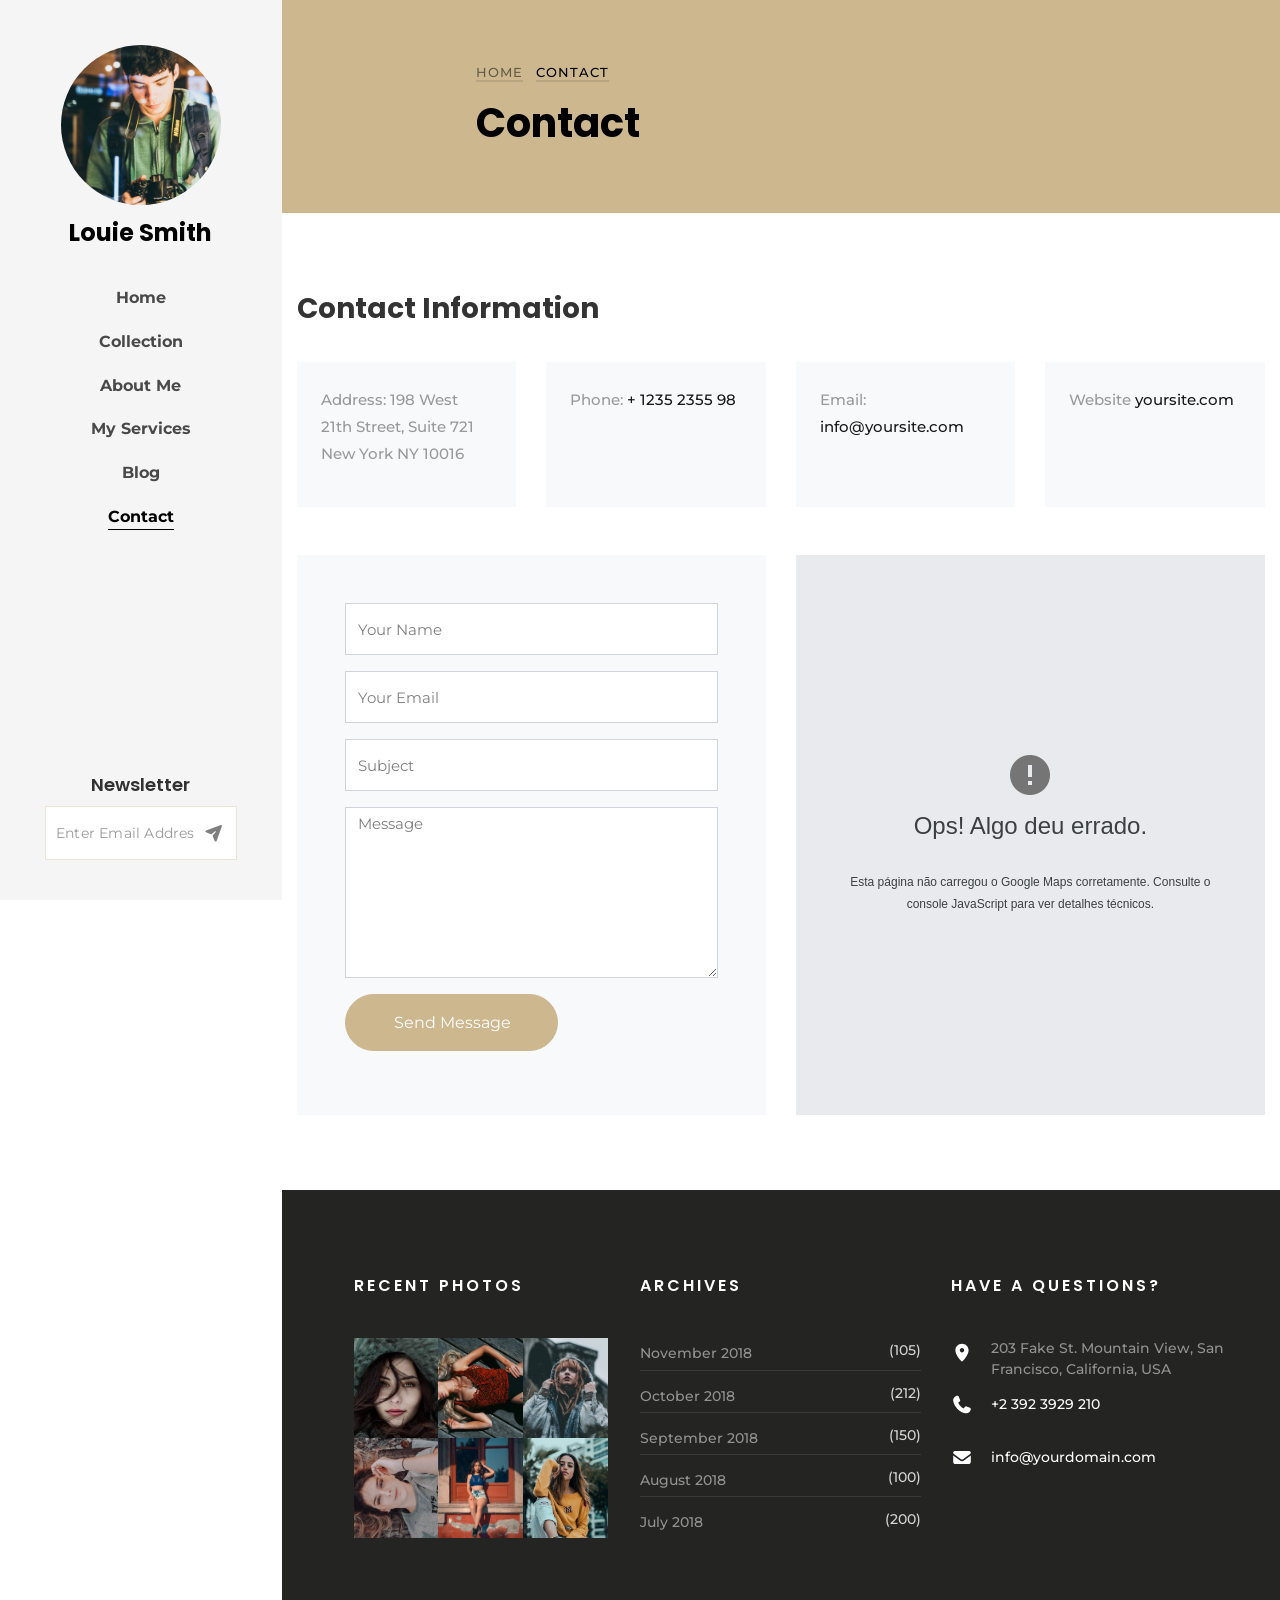
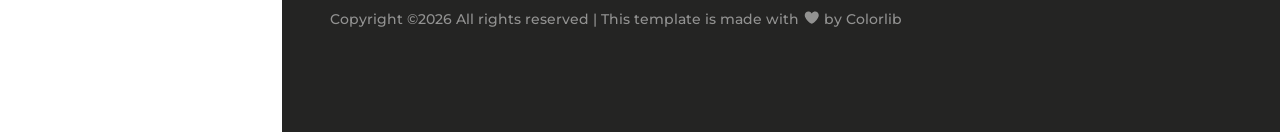
<file: contact.html>
<!DOCTYPE html>
<html lang="en">
<head>
    <link rel="preconnect" href="https://fonts.googleapis.com">
    <link rel="preconnect" href="https://fonts.gstatic.com" crossorigin>
    <link href="https://fonts.googleapis.com/css2?family=Herr+Von+Muellerhoff&display=swap" rel="stylesheet">
    <link rel="preconnect" href="https://fonts.googleapis.com">
    <link rel="preconnect" href="https://fonts.gstatic.com" crossorigin>
    <link href="https://fonts.googleapis.com/css2?family=Poppins:ital,wght@0,100;0,200;0,300;0,400;0,500;0,600;0,700;0,800;0,900;1,100;1,200;1,300;1,400;1,500;1,600;1,700;1,800;1,900&display=swap" rel="stylesheet">
    <link rel="preconnect" href="https://fonts.googleapis.com">
    <link rel="preconnect" href="https://fonts.gstatic.com" crossorigin>
    <link href="https://fonts.googleapis.com/css2?family=Montserrat:ital,wght@0,100..900;1,100..900&display=swap" rel="stylesheet">
    <meta charset="UTF-8">
    <meta name="viewport" content="width=device-width, initial-scale=1.0">
    <title>Louie Smith</title>
    <link rel="stylesheet" href="contact.css">
</head>
<body>

    <header>
        <div id="cima">
            <div id="logo">
                <a href="index.html">
                    <span id="img"></span>
                    <h1>Louie Smith</h1>
                </a>
            </div>

            <ul>
                <li><a href="index.html">Home</a></li>
                <li><a href="collection.html">Collection</a></li>
                <li><a href="about.html">About Me</a></li>
                <li><a href="services.html">My Services</a></li>
                <li><a href="blog.html">Blog</a></li>
                <li><a href="contact.html" id="coloridinho">Contact</a></li>
            </ul>
        </div>


        <div id="baixo">
            <h3>Newsletter</h3>

            <div>
                <form>
                    <input type="text" placeholder="Enter Email Address">
                    <div id="div-svg"><svg xmlns="http://www.w3.org/2000/svg" viewBox="0 0 640 640"><!--!Font Awesome Free v7.2.0 by @fontawesome - https://fontawesome.com License - https://fontawesome.com/license/free Copyright 2026 Fonticons, Inc.--><path opacity="0.5" fill="rgb(0, 0, 0)" d="M568.4 37.7C578.2 34.2 589 36.7 596.4 44C603.8 51.3 606.2 62.2 602.7 72L424.7 568.9C419.7 582.8 406.6 592 391.9 592C377.7 592 364.9 583.4 359.6 570.3L295.4 412.3C290.9 401.3 292.9 388.7 300.6 379.7L395.1 267.3C400.2 261.2 399.8 252.3 394.2 246.7C388.6 241.1 379.6 240.7 373.6 245.8L261.2 340.1C252.1 347.7 239.6 349.7 228.6 345.3L70.1 280.8C57 275.5 48.4 262.7 48.4 248.5C48.4 233.8 57.6 220.7 71.5 215.7L568.4 37.7z"/></svg></div>
                </form>
            </div>
        </div>
    </header>





    <main>

    <secion id="topo">
        <div id="div-antes-texto">
            <div id="div-texto">
                <p>
                    <span><a href="index.html">Home</a></span>
                    <span>Contact</span>
                </p>

                <h1>Contact</h1>
            </div>
        </div>
    </secion>





    <section id="contact-information">
        <div id="topo-contact">
                <h2>Contact Information</h2>
           
            <div id="quadros">
                <div class="quadro">
                    <div class="div-quadro">
                        <p>Address: 198 West 21th Street, Suite 721 New York NY 10016</p>
                    </div>
                </div>

                <div class="quadro">
                    <div class="div-quadro">
                        <p>Phone: <a href="tel://1234567920/">+ 1235 2355 98</a></p>
                    </div>
                </div>

                <div class="quadro">
                    <div class="div-quadro">
                        <p>Email: <a href="mailto:info@yoursite.com">info@yoursite.com</a></p>
                    </div>
                </div>

                <div class="quadro">
                    <div class="div-quadro">
                        <p>Website <a href="#">yoursite.com</a></p>
                    </div>
                </div>
            </div>
        </div>

        <div id="baixo-contact">
            <div id="esquerda">
                <form>
                    <div class="margin-bottom">
                        <input type="text" placeholder="Your Name">
                    </div>
                    <div class="margin-bottom">
                        <input type="text" placeholder="Your Email">
                    </div>
                    <div class="margin-bottom">
                        <input type="text" placeholder="Subject">
                    </div>
                    <div class="margin-bottom" id="div-textarea">
                        <textarea placeholder="Message"></textarea>
                    </div>
                    <div class="margin-bottom">
                        <input id="botao" type="submit" value="Send Message">
                    </div>
                </form>
            </div>

            <div id="direita">
                <div id="div-direita">
                    <img src="image.png">
                    <div id="ops">Ops! Algo deu errado.</div>

                    <div id="mensagem">Esta página não carregou o Google Maps corretamente. Consulte o console JavaScript para ver detalhes técnicos.</div>
                </div>
            </div>
        </div>
    </section>





    <footer>
        <div id="footer-dentro">
            <div id="divs">
                <div id="div1">
                    <div id="margin-left">
                        <h2>Recent Photos</h2>
                            <ul>
                                <li><a href="#" class="img-centralizada" id="img1"></a></li>
                                <li><a href="#" class="img-centralizada" id="img2"></a></li>
                                <li><a href="#" class="img-centralizada" id="img3"></a></li>
                                <li><a href="#" class="img-centralizada" id="img4"></a></li>
                                <li><a href="#" class="img-centralizada" id="img5"></a></li>
                                <li><a href="#" class="img-centralizada" id="img6"></a></li>
                            </ul>
                    </div>
                </div>

                <div  id="div2">
                    <h2>Archives</h2>
                    <ul>
                        <li><a href="#">November 2018 <span>(105)</span></a></li>
                        <li><a href="#">October 2018 <span>(212)</span></a></li>
                        <li><a href="#">September 2018 <span>(150)</span></a></li>
                        <li><a href="#">August 2018 <span>(100)</span></a></li>
                        <li id="sem-borda"><a href="#">July 2018 <span>(200)</span></a></li>
                    </ul>
                </div>

                <div  id="div3">
                    <h2>Have a Questions?</h2>
                    <ul>
                        <li><div id="svg"><svg xmlns="http://www.w3.org/2000/svg" viewBox="0 0 640 640"><!--!Font Awesome Free v7.2.0 by @fontawesome - https://fontawesome.com License - https://fontawesome.com/license/free Copyright 2026 Fonticons, Inc.--><path fill="rgb(255, 255, 255)" d="M128 252.6C128 148.4 214 64 320 64C426 64 512 148.4 512 252.6C512 371.9 391.8 514.9 341.6 569.4C329.8 582.2 310.1 582.2 298.3 569.4C248.1 514.9 127.9 371.9 127.9 252.6zM320 320C355.3 320 384 291.3 384 256C384 220.7 355.3 192 320 192C284.7 192 256 220.7 256 256C256 291.3 284.7 320 320 320z"/></svg></div>203 Fake St. Mountain View, San Francisco, California, USA</li>
                        <li><a href="#" class="branco"><div id="svg"><svg xmlns="http://www.w3.org/2000/svg" viewBox="0 0 640 640"><!--!Font Awesome Free v7.2.0 by @fontawesome - https://fontawesome.com License - https://fontawesome.com/license/free Copyright 2026 Fonticons, Inc.--><path fill="rgb(255, 255, 255)" d="M224.2 89C216.3 70.1 195.7 60.1 176.1 65.4L170.6 66.9C106 84.5 50.8 147.1 66.9 223.3C104 398.3 241.7 536 416.7 573.1C493 589.3 555.5 534 573.1 469.4L574.6 463.9C580 444.2 569.9 423.6 551.1 415.8L453.8 375.3C437.3 368.4 418.2 373.2 406.8 387.1L368.2 434.3C297.9 399.4 241.3 341 208.8 269.3L253 233.3C266.9 222 271.6 202.9 264.8 186.3L224.2 89z"/></svg></div>+2 392 3929 210</a></li>
                        <li><a href="#" class="branco"><div id="svg"><svg xmlns="http://www.w3.org/2000/svg" viewBox="0 0 640 640"><!--!Font Awesome Free v7.2.0 by @fontawesome - https://fontawesome.com License - https://fontawesome.com/license/free Copyright 2026 Fonticons, Inc.--><path fill="rgb(255, 255, 255)" d="M112 128C85.5 128 64 149.5 64 176C64 191.1 71.1 205.3 83.2 214.4L291.2 370.4C308.3 383.2 331.7 383.2 348.8 370.4L556.8 214.4C568.9 205.3 576 191.1 576 176C576 149.5 554.5 128 528 128L112 128zM64 260L64 448C64 483.3 92.7 512 128 512L512 512C547.3 512 576 483.3 576 448L576 260L377.6 408.8C343.5 434.4 296.5 434.4 262.4 408.8L64 260z"/></svg></div>info@yourdomain.com</a></li>
                    </ul>
                </div>
            </div>
       
            <p>Copyright ©2026 All rights reserved | This template is made with <svg xmlns="http://www.w3.org/2000/svg" viewBox="0 0 640 640"><!--!Font Awesome Free v7.2.0 by @fontawesome - https://fontawesome.com License - https://fontawesome.com/license/free Copyright 2026 Fonticons, Inc.--><path fill="rgb(146, 146, 145)" d="M305 151.1L320 171.8L335 151.1C360 116.5 400.2 96 442.9 96C516.4 96 576 155.6 576 229.1L576 231.7C576 343.9 436.1 474.2 363.1 529.9C350.7 539.3 335.5 544 320 544C304.5 544 289.2 539.4 276.9 529.9C203.9 474.2 64 343.9 64 231.7L64 229.1C64 155.6 123.6 96 197.1 96C239.8 96 280 116.5 305 151.1z"/></svg>
                by <a href="https://colorlib.com/?_gl=1*x365pi*_ga*Njg2NDcxMzcwLjE3Nzg1NDA1NDY.*_ga_SEKJ4E9T4H*czE3Nzg4NDg2NTEkbzgkZzEkdDE3Nzg4NDkwMTUkajYwJGwwJGgwJGRWeFhGQkNvbE04VE5KMW4yZW9VSXpma1JpbmlZQmxuMDN3" target="_blank">Colorlib</a></p>
        </div>
    </footer>

    </main>
</body>
</html>
</file>
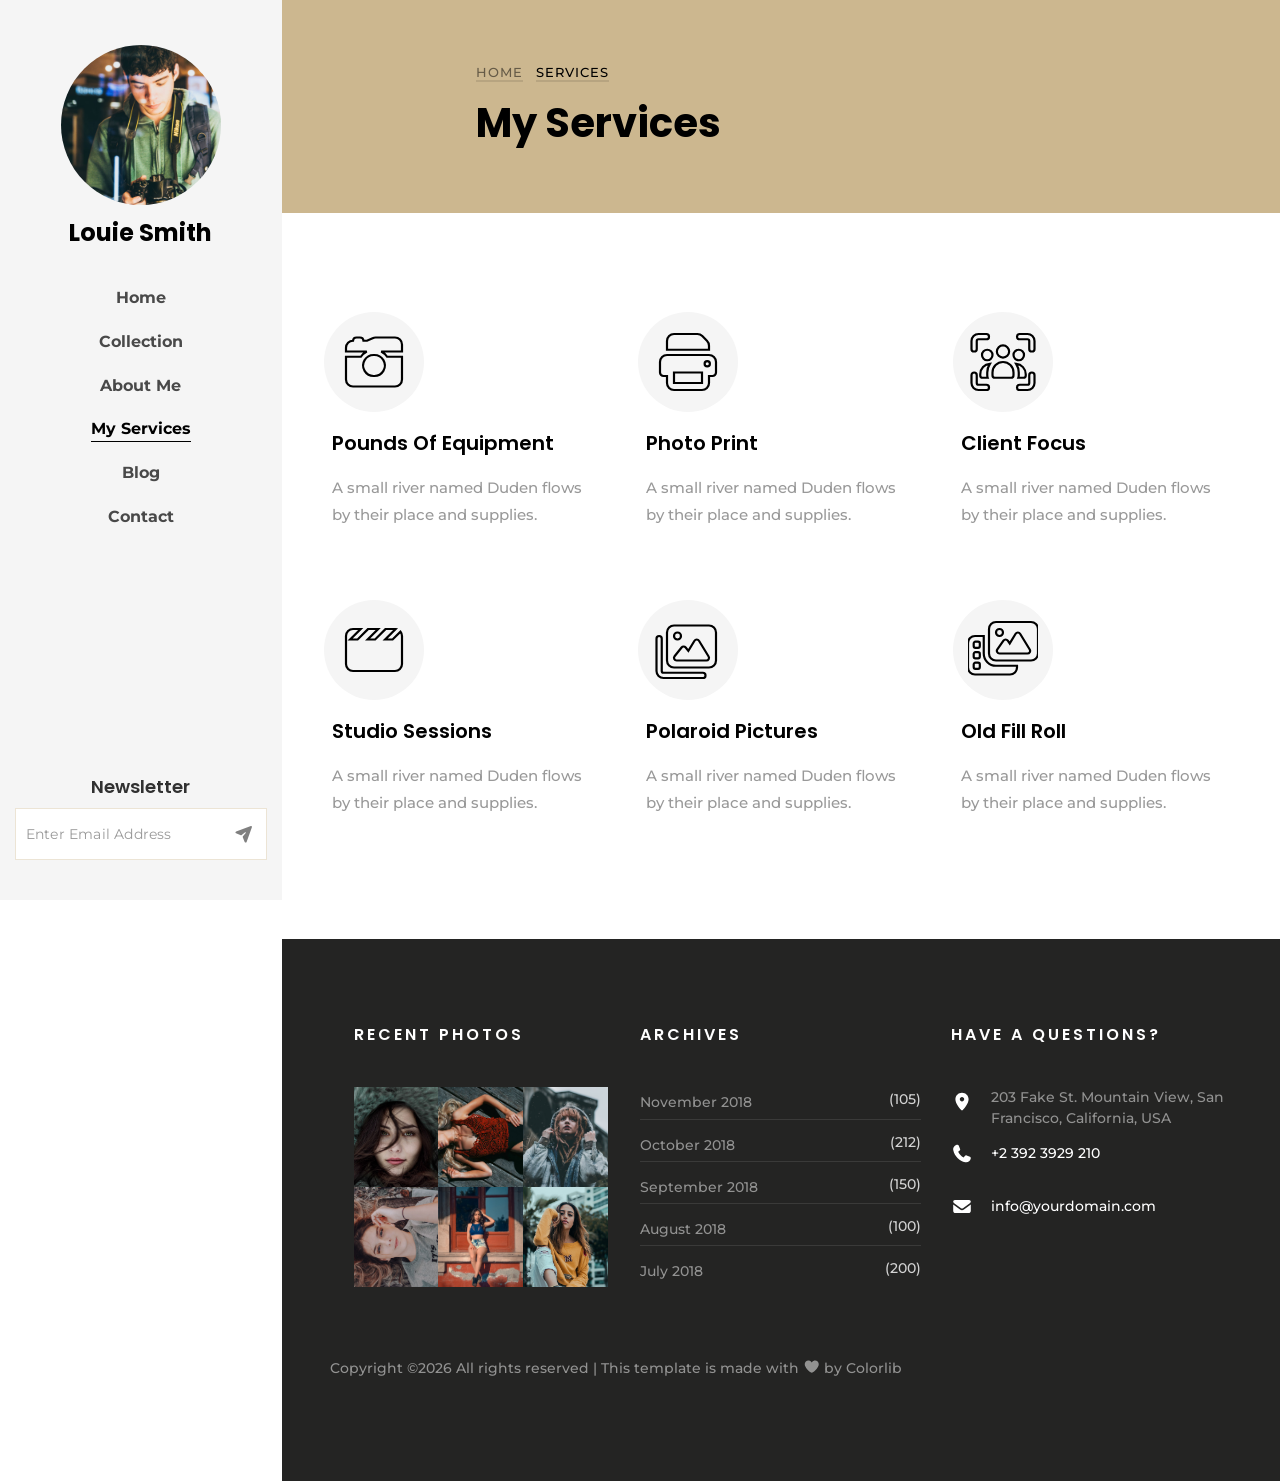
<file: services.html>
<!DOCTYPE html>
<html lang="en">
<head>
    <link rel="preconnect" href="https://fonts.googleapis.com">
    <link rel="preconnect" href="https://fonts.gstatic.com" crossorigin>
    <link href="https://fonts.googleapis.com/css2?family=Herr+Von+Muellerhoff&display=swap" rel="stylesheet">
    <link rel="preconnect" href="https://fonts.googleapis.com">
    <link rel="preconnect" href="https://fonts.gstatic.com" crossorigin>
    <link href="https://fonts.googleapis.com/css2?family=Poppins:ital,wght@0,100;0,200;0,300;0,400;0,500;0,600;0,700;0,800;0,900;1,100;1,200;1,300;1,400;1,500;1,600;1,700;1,800;1,900&display=swap" rel="stylesheet">
    <link rel="preconnect" href="https://fonts.googleapis.com">
    <link rel="preconnect" href="https://fonts.gstatic.com" crossorigin>
    <link href="https://fonts.googleapis.com/css2?family=Montserrat:ital,wght@0,100..900;1,100..900&display=swap" rel="stylesheet">
    <meta charset="UTF-8">
    <meta name="viewport" content="width=device-width, initial-scale=1.0">
    <title>Louie Smith</title>
    <link rel="stylesheet" href="services.css">
</head>
<body>

    <header>
        <div id="cima">
            <div id="logo">
                <a href="index.html">
                    <span id="img"></span>
                    <h1>Louie Smith</h1>
                </a>
            </div>

            <ul>
                <li><a href="index.html">Home</a></li>
                <li><a href="collection.html">Collection</a></li>
                <li><a href="about.html">About Me</a></li>
                <li><a href="services.html" id="coloridinho">My Services</a></li>
                <li><a href="blog.html">Blog</a></li>
                <li><a href="contact.html">Contact</a></li>
            </ul>
        </div>


        <div id="baixo">
            <h3>Newsletter</h3>

            <div>
                <form>
                    <input type="text" placeholder="Enter Email Address">
                    <div id="div-svg"><svg xmlns="http://www.w3.org/2000/svg" viewBox="0 0 640 640"><!--!Font Awesome Free v7.2.0 by @fontawesome - https://fontawesome.com License - https://fontawesome.com/license/free Copyright 2026 Fonticons, Inc.--><path opacity="0.5" fill="rgb(0, 0, 0)" d="M568.4 37.7C578.2 34.2 589 36.7 596.4 44C603.8 51.3 606.2 62.2 602.7 72L424.7 568.9C419.7 582.8 406.6 592 391.9 592C377.7 592 364.9 583.4 359.6 570.3L295.4 412.3C290.9 401.3 292.9 388.7 300.6 379.7L395.1 267.3C400.2 261.2 399.8 252.3 394.2 246.7C388.6 241.1 379.6 240.7 373.6 245.8L261.2 340.1C252.1 347.7 239.6 349.7 228.6 345.3L70.1 280.8C57 275.5 48.4 262.7 48.4 248.5C48.4 233.8 57.6 220.7 71.5 215.7L568.4 37.7z"/></svg></div>
                </form>
            </div>
        </div>
    </header>





    <main>

    <secion id="topo">
        <div id="div-antes-texto">
            <div id="div-texto">
                <p>
                    <span><a href="index.html">Home</a></span>
                    <span>Services</span>
                </p>

                <h1>My Services</h1>
            </div>
        </div>
    </secion>





    <section id="servicos">
        <div id="div-servicos">
            <div class="quadro">
                <div class="circulo"><svg xmlns="http://www.w3.org/2000/svg" viewBox="0 0 640 640"><!--!Font Awesome Free v7.2.0 by @fontawesome - https://fontawesome.com License - https://fontawesome.com/license/free Copyright 2026 Fonticons, Inc.--><path fill="rgb(0, 0, 0)" d="M64 480L64 272L200.2 272C213.7 251.8 232.2 235.2 253.9 224L64 224L64 189.7C64 154.4 92.7 125.7 128 125.7L128.1 125.7C129.3 109.1 143.1 96 160 96L192 96C208.9 96 222.7 109.1 223.9 125.7L256 125.7L307.2 101.9C315.6 98 324.8 95.9 334.1 95.9L512 96C547.3 96 576 124.7 576 160L576 224L386 224C407.7 235.2 426.2 251.8 439.7 272L575.9 272L575.9 480C575.9 515.3 547.2 544 511.9 544L128 544C92.7 544 64 515.3 64 480zM320 256C284.9 254.9 252.1 272.9 234.2 303.1C216.3 333.3 216.3 370.8 234.2 401C252.1 431.2 284.9 449.2 320 448.1C355.1 449.2 387.9 431.2 405.8 401C423.7 370.8 423.7 333.3 405.8 303.1C387.9 272.9 355.1 254.9 320 256z"/></svg></div>

                <div class="texto">
                    <h3>Pounds Of Equipment</h3>

                    <p>A small river named Duden flows by their place and supplies.</p>
                </div>
            </div>

            <div class="quadro">
                <div class="circulo"><svg xmlns="http://www.w3.org/2000/svg" viewBox="0 0 640 640"><!--!Font Awesome Free v7.2.0 by @fontawesome - https://fontawesome.com License - https://fontawesome.com/license/free Copyright 2026 Fonticons, Inc.--><path fill="rgb(0, 0, 0)" d="M128 128C128 92.7 156.7 64 192 64L405.5 64C422.5 64 438.8 70.7 450.8 82.7L493.3 125.2C505.3 137.2 512 153.5 512 170.5L512 208L128 208L128 128zM64 320C64 284.7 92.7 256 128 256L512 256C547.3 256 576 284.7 576 320L576 416C576 433.7 561.7 448 544 448L512 448L512 512C512 547.3 483.3 576 448 576L192 576C156.7 576 128 547.3 128 512L128 448L96 448C78.3 448 64 433.7 64 416L64 320zM192 480L192 512L448 512L448 416L192 416L192 480zM520 336C520 322.7 509.3 312 496 312C482.7 312 472 322.7 472 336C472 349.3 482.7 360 496 360C509.3 360 520 349.3 520 336z"/></svg></div>

                <div class="texto">
                    <h3>Photo Print</h3>

                    <p>A small river named Duden flows by their place and supplies.</p>
                </div>
            </div>

            <div class="quadro">
                <div class="circulo"><svg xmlns="http://www.w3.org/2000/svg" viewBox="0 0 640 640"><!--!Font Awesome Free v7.2.0 by @fontawesome - https://fontawesome.com License - https://fontawesome.com/license/free Copyright 2026 Fonticons, Inc.--><path fill="rgb(0, 0, 0)" d="M96 64C60.7 64 32 92.7 32 128L32 200C32 213.3 42.7 224 56 224C69.3 224 80 213.3 80 200L80 128C80 119.2 87.2 112 96 112L168 112C181.3 112 192 101.3 192 88C192 74.7 181.3 64 168 64L96 64zM472 64C458.7 64 448 74.7 448 88C448 101.3 458.7 112 472 112L544 112C552.8 112 560 119.2 560 128L560 200C560 213.3 570.7 224 584 224C597.3 224 608 213.3 608 200L608 128C608 92.7 579.3 64 544 64L472 64zM80 440C80 426.7 69.3 416 56 416C42.7 416 32 426.7 32 440L32 512C32 547.3 60.7 576 96 576L168 576C181.3 576 192 565.3 192 552C192 538.7 181.3 528 168 528L96 528C87.2 528 80 520.8 80 512L80 440zM608 440C608 426.7 597.3 416 584 416C570.7 416 560 426.7 560 440L560 512C560 520.8 552.8 528 544 528L472 528C458.7 528 448 538.7 448 552C448 565.3 458.7 576 472 576L544 576C579.3 576 608 547.3 608 512L608 440zM320 280C350.9 280 376 254.9 376 224C376 193.1 350.9 168 320 168C289.1 168 264 193.1 264 224C264 254.9 289.1 280 320 280zM320 320C267 320 224 363 224 416L224 440C224 453.3 234.7 464 248 464L392 464C405.3 464 416 453.3 416 440L416 416C416 363 373 320 320 320zM512 256C512 229.5 490.5 208 464 208C437.5 208 416 229.5 416 256C416 282.5 437.5 304 464 304C490.5 304 512 282.5 512 256zM200 336.3C150.7 340.4 112 381.6 112 432L112 442.7C112 454.5 121.6 464 133.3 464L180.1 464C177.4 456.5 176 448.4 176 440L176 416C176 386.5 184.8 359.1 200 336.3zM459.9 464L506.7 464C518.5 464 528 454.4 528 442.7L528 432C528 381.7 489.3 340.4 440 336.3C455.2 359.1 464 386.5 464 416L464 440C464 448.4 462.6 456.5 459.9 464zM224 256C224 229.5 202.5 208 176 208C149.5 208 128 229.5 128 256C128 282.5 149.5 304 176 304C202.5 304 224 282.5 224 256z"/></svg></div>

                <div class="texto">
                    <h3>Client Focus</h3>

                    <p>A small river named Duden flows by their place and supplies.</p>
                </div>
            </div>

            <div class="quadro">
                <div class="circulo"><svg xmlns="http://www.w3.org/2000/svg" viewBox="0 0 640 640"><!--!Font Awesome Free v7.2.0 by @fontawesome - https://fontawesome.com License - https://fontawesome.com/license/free Copyright 2026 Fonticons, Inc.--><path fill="rgb(0, 0, 0)" d="M512 128C514 128 515.9 128.1 517.8 128.3L422.1 224L490 224L562 152C570.8 163 576 176.9 576 192L576 448C576 483.3 547.3 512 512 512L128 512C92.7 512 64 483.3 64 448L64 192C64 156.7 92.7 128 128 128L198.1 128L102.1 224L170 224L265 129L266 128L358.1 128L262.1 224L330 224L425 129L426 128L512.1 128z"/></svg></div>

                <div class="texto">
                    <h3>Studio Sessions</h3>

                    <p>A small river named Duden flows by their place and supplies.</p>
                </div>
            </div>

            <div class="quadro">
                <div class="circulo"><svg xmlns="http://www.w3.org/2000/svg" viewBox="0 0 640 640"><!--!Font Awesome Free v7.2.0 by @fontawesome - https://fontawesome.com License - https://fontawesome.com/license/free Copyright 2026 Fonticons, Inc.--><path fill="rgb(0, 0, 0)" d="M128 160C128 124.7 156.7 96 192 96L512 96C547.3 96 576 124.7 576 160L576 416C576 451.3 547.3 480 512 480L192 480C156.7 480 128 451.3 128 416L128 160zM56 192C69.3 192 80 202.7 80 216L80 512C80 520.8 87.2 528 96 528L456 528C469.3 528 480 538.7 480 552C480 565.3 469.3 576 456 576L96 576C60.7 576 32 547.3 32 512L32 216C32 202.7 42.7 192 56 192zM224 224C241.7 224 256 209.7 256 192C256 174.3 241.7 160 224 160C206.3 160 192 174.3 192 192C192 209.7 206.3 224 224 224zM420.5 235.5C416.1 228.4 408.4 224 400 224C391.6 224 383.9 228.4 379.5 235.5L323.2 327.6L298.7 297C294.1 291.3 287.3 288 280 288C272.7 288 265.8 291.3 261.3 297L197.3 377C191.5 384.2 190.4 394.1 194.4 402.4C198.4 410.7 206.8 416 216 416L488 416C496.7 416 504.7 411.3 508.9 403.7C513.1 396.1 513 386.9 508.4 379.4L420.4 235.4z"/></svg></div>

                <div class="texto">
                    <h3>Polaroid Pictures</h3>

                    <p>A small river named Duden flows by their place and supplies.</p>
                </div>
            </div>

            <div class="quadro">
                <div class="circulo"><svg xmlns="http://www.w3.org/2000/svg" viewBox="0 0 640 640"><!--!Font Awesome Free v7.2.0 by @fontawesome - https://fontawesome.com License - https://fontawesome.com/license/free Copyright 2026 Fonticons, Inc.--><path fill="rgb(0, 0, 0)" d="M192 128C192 92.7 220.7 64 256 64L576 64C611.3 64 640 92.7 640 128L640 352C640 387.3 611.3 416 576 416L256 416C220.7 416 192 387.3 192 352L192 128zM320 160C320 142.3 305.7 128 288 128C270.3 128 256 142.3 256 160C256 177.7 270.3 192 288 192C305.7 192 320 177.7 320 160zM476.5 171.5C472.1 164.4 464.4 160 456 160C447.6 160 439.9 164.4 435.5 171.5L381.5 259.8L363.6 234.2C359.1 227.8 351.8 224 343.9 224C336 224 328.7 227.8 324.2 234.2L268.2 314.2C263.1 321.5 262.4 331.1 266.6 339C270.8 346.9 279.1 352 288 352L544 352C552.7 352 560.7 347.3 564.9 339.7C569.1 332.1 569 322.9 564.4 315.4L476.4 171.4zM144 192L144 352C144 413.9 194.1 464 256 464L448 464L448 480C448 515.3 419.3 544 384 544L64 544C28.7 544 0 515.3 0 480L0 256C0 220.7 28.7 192 64 192L144 192zM52 260L52 284C52 292.8 59.2 300 68 300L92 300C100.8 300 108 292.8 108 284L108 260C108 251.2 100.8 244 92 244L68 244C59.2 244 52 251.2 52 260zM68 340C59.2 340 52 347.2 52 356L52 380C52 388.8 59.2 396 68 396L92 396C100.8 396 108 388.8 108 380L108 356C108 347.2 100.8 340 92 340L68 340zM68 436C59.2 436 52 443.2 52 452L52 476C52 484.8 59.2 492 68 492L92 492C100.8 492 108 484.8 108 476L108 452C108 443.2 100.8 436 92 436L68 436z"/></svg></div>

                <div class="texto">
                    <h3>Old Fill Roll</h3>

                    <p>A small river named Duden flows by their place and supplies.</p>
                </div>
            </div>
        </div>
    </section>





    <footer>
        <div id="footer-dentro">
            <div id="divs">
                <div id="div1">
                    <div id="margin-left">
                        <h2>Recent Photos</h2>
                            <ul>
                                <li><a href="#" class="img-centralizada" id="img1"></a></li>
                                <li><a href="#" class="img-centralizada" id="img2"></a></li>
                                <li><a href="#" class="img-centralizada" id="img3"></a></li>
                                <li><a href="#" class="img-centralizada" id="img4"></a></li>
                                <li><a href="#" class="img-centralizada" id="img5"></a></li>
                                <li><a href="#" class="img-centralizada" id="img6"></a></li>
                            </ul>
                    </div>
                </div>

                <div  id="div2">
                    <h2>Archives</h2>
                    <ul>
                        <li><a href="#">November 2018 <span>(105)</span></a></li>
                        <li><a href="#">October 2018 <span>(212)</span></a></li>
                        <li><a href="#">September 2018 <span>(150)</span></a></li>
                        <li><a href="#">August 2018 <span>(100)</span></a></li>
                        <li id="sem-borda"><a href="#">July 2018 <span>(200)</span></a></li>
                    </ul>
                </div>

                <div  id="div3">
                    <h2>Have a Questions?</h2>
                    <ul>
                        <li><div id="svg"><svg xmlns="http://www.w3.org/2000/svg" viewBox="0 0 640 640"><!--!Font Awesome Free v7.2.0 by @fontawesome - https://fontawesome.com License - https://fontawesome.com/license/free Copyright 2026 Fonticons, Inc.--><path fill="rgb(255, 255, 255)" d="M128 252.6C128 148.4 214 64 320 64C426 64 512 148.4 512 252.6C512 371.9 391.8 514.9 341.6 569.4C329.8 582.2 310.1 582.2 298.3 569.4C248.1 514.9 127.9 371.9 127.9 252.6zM320 320C355.3 320 384 291.3 384 256C384 220.7 355.3 192 320 192C284.7 192 256 220.7 256 256C256 291.3 284.7 320 320 320z"/></svg></div>203 Fake St. Mountain View, San Francisco, California, USA</li>
                        <li><a href="#" class="branco"><div id="svg"><svg xmlns="http://www.w3.org/2000/svg" viewBox="0 0 640 640"><!--!Font Awesome Free v7.2.0 by @fontawesome - https://fontawesome.com License - https://fontawesome.com/license/free Copyright 2026 Fonticons, Inc.--><path fill="rgb(255, 255, 255)" d="M224.2 89C216.3 70.1 195.7 60.1 176.1 65.4L170.6 66.9C106 84.5 50.8 147.1 66.9 223.3C104 398.3 241.7 536 416.7 573.1C493 589.3 555.5 534 573.1 469.4L574.6 463.9C580 444.2 569.9 423.6 551.1 415.8L453.8 375.3C437.3 368.4 418.2 373.2 406.8 387.1L368.2 434.3C297.9 399.4 241.3 341 208.8 269.3L253 233.3C266.9 222 271.6 202.9 264.8 186.3L224.2 89z"/></svg></div>+2 392 3929 210</a></li>
                        <li><a href="#" class="branco"><div id="svg"><svg xmlns="http://www.w3.org/2000/svg" viewBox="0 0 640 640"><!--!Font Awesome Free v7.2.0 by @fontawesome - https://fontawesome.com License - https://fontawesome.com/license/free Copyright 2026 Fonticons, Inc.--><path fill="rgb(255, 255, 255)" d="M112 128C85.5 128 64 149.5 64 176C64 191.1 71.1 205.3 83.2 214.4L291.2 370.4C308.3 383.2 331.7 383.2 348.8 370.4L556.8 214.4C568.9 205.3 576 191.1 576 176C576 149.5 554.5 128 528 128L112 128zM64 260L64 448C64 483.3 92.7 512 128 512L512 512C547.3 512 576 483.3 576 448L576 260L377.6 408.8C343.5 434.4 296.5 434.4 262.4 408.8L64 260z"/></svg></div>info@yourdomain.com</a></li>
                    </ul>
                </div>
            </div>
       
            <p>Copyright ©2026 All rights reserved | This template is made with <svg xmlns="http://www.w3.org/2000/svg" viewBox="0 0 640 640"><!--!Font Awesome Free v7.2.0 by @fontawesome - https://fontawesome.com License - https://fontawesome.com/license/free Copyright 2026 Fonticons, Inc.--><path fill="rgb(146, 146, 145)" d="M305 151.1L320 171.8L335 151.1C360 116.5 400.2 96 442.9 96C516.4 96 576 155.6 576 229.1L576 231.7C576 343.9 436.1 474.2 363.1 529.9C350.7 539.3 335.5 544 320 544C304.5 544 289.2 539.4 276.9 529.9C203.9 474.2 64 343.9 64 231.7L64 229.1C64 155.6 123.6 96 197.1 96C239.8 96 280 116.5 305 151.1z"/></svg>
                by <a href="https://colorlib.com/?_gl=1*x365pi*_ga*Njg2NDcxMzcwLjE3Nzg1NDA1NDY.*_ga_SEKJ4E9T4H*czE3Nzg4NDg2NTEkbzgkZzEkdDE3Nzg4NDkwMTUkajYwJGwwJGgwJGRWeFhGQkNvbE04VE5KMW4yZW9VSXpma1JpbmlZQmxuMDN3" target="_blank">Colorlib</a></p>
        </div>
    </footer>

    </main>
</body>
</html>
</file>
<file: home.css>
*{
    margin: 0;
    padding: 0;
    box-sizing: border-box;
}

body{
    display: flex;
    font-weight: 500;
    font-family: "Montserrat", sans-serif;
    line-height: 1.8;
}

html{
    scroll-behavior: smooth;
}

h1, h2, h3, h4, h5, h6{
    color: black;
    font-family: "Poppins", sans-serif;
    font-weight: 400;
    line-height: 1.2;
}

h1{
    font-size: 24px;
    font-weight: 700;
    line-height: 1.5;
}

h3{
    font-size: 40px;
    line-height: 1.5;
}

p{
    font-size: 18px;
}

a{
    text-decoration: none;
    outline: none;
}

ul{
    list-style: none;
    display: flex;
    align-items: center;
}

li{
    font-size: 16px;
    font-weight: 700;
}

svg{
    width: 30px;
}





/* cabeçalho */

header{
    width: 22%;
    height: 100vh;
    background-color: rgba(0, 0, 0, 0.04);
    top: 0;
    position: sticky;
    display: flex;
    flex-direction: column;
    justify-content: space-between;
    padding: 45px;
    padding-bottom: 40px;
}

header #logo{
    display: flex;
    justify-content: center;
    margin-bottom: 23px;
}

header a{
    display: flex;
    flex-direction: column;
    align-items: center;
}

header #img{
    width: 160px;
    height: 160px;
    background-image: url(author.jpg);
    background-size: cover;
    background-position: center;
    border-radius: 50%;
    margin-bottom: 10px;
}

header ul{
    flex-direction: column;
}

header li{
    height: 28.8px;
    margin-bottom: 15px;
}

header li a{
    color: rgba(0, 0, 0, 0.7);
    transition: color 0.3s ease;
    position: relative;
    padding: 10px 0;
}

header li a:hover{
    color: black;
}

#coloridinho{
    color: black;
}

/* linha */

header li a:after{
    content: "";
    width: 0;
    height: 0.5px;
    transition: 0.3s;
    position: absolute;
    top: 73%;
    background-color: rgba(0, 0, 0, 0.7);
}

header li a:hover::after{
    width: 100%;
    background-color: black;
}

#coloridinho:after{
    content: "";
    width: 100%;
    height: 0.5px;
    position: absolute;
    top: 73%;
    background-color: black;
}

/* baixo */

#baixo{
    display: flex;
    flex-direction: column;
    align-items: center;
}

#baixo h3{
    color: rgba(0, 0, 0, 0.8);
    font-size: 18px;
    font-weight: 600;
    margin-bottom: 8px;
}

#baixo form{
    background-color: white;
    border: 1px solid #ece4d5;
    display: flex;
    align-items: center;
}

#baixo input{
    color: rgba(0, 0, 0, 0.4);
    font-family: "Montserrat", sans-serif;
    font-size: 14px;
    font-weight: 400;
    border: none;
    line-height: 38px;
    outline: none;
    padding: 6px 10px 6px 10px;
}

#baixo ::placeholder{
    color: rgba(0, 0, 0, 0.4);
    font-family: "Montserrat", sans-serif;
    font-weight: 400;
    letter-spacing: 0.2px;
}

#div-svg{
    display: flex;
    align-items: center;
    padding-right: 13px;
}

#baixo svg{
    width: 19px;
}





/* main */

main{
    width: 78%;
    display: flex;
    flex-direction: column;
}

/* principal */

#principal{
    height: 100vh;
    background-color: #f8f9fa;
    display: flex;
    align-items: center;
}

/* principal imagem */

#slide{
    width: 50%;
    height: 100vh;
    display: flex;
    justify-content: center;
    align-items: center;
    position: relative;
}

#img1-principal{
    width: 100%;
    height: 100%;
    background-image: url(author.jpg);
    background-size: cover;
    background-position: center;
    position: absolute;
    z-index: 2;
    animation: trocar 12s ease-in-out infinite;
}

#img2-principal{
    width: 100%;
    height: 100%;
    background-image: url(author-2.jpg);
    background-size: cover;
    background-position: center;
    position: absolute;
    z-index: 1;
}

@keyframes trocar{
    0%, 40%{
        opacity: 1;
    }

    50%, 90%{
        opacity: 0;
    }

    100%{
        opacity: 1;
    }
}

#botoes{
    width: 100%;
    height: 100%;
    display: flex;
    justify-content: center;
    align-items: end;
    z-index: 100;
    margin-bottom: 90px;
}

#div-esq, #div-dir{
    width: 14px;
    height: 14px;
    border: 1px solid rgba(255, 255, 255, 0.8);
    border-radius: 50%;
    cursor: pointer;
    display: flex;
    justify-content: center;
    align-items: center;
    flex-shrink: 0;
    margin: 3px;
}

#botoes #esquerda, #botoes #direita{
    width: 10px;
    height: 10px;
    border: none;
    background-color: white;
    border-radius: 50%;
    cursor: pointer;
}

#botoes #esquerda{
    animation: corE 12s ease-in-out infinite;
}

#botoes #direita{
    animation: corD 12s ease-in-out infinite;
}

@keyframes corE{
    0%, 40%{
        opacity: 1;
    }

    50%, 90%{
        opacity: 0.4;
    }

    100%{
        opacity: 1;
    }
}

@keyframes corD{
    0%, 40%{
        opacity: 0.4;
    }

    50%, 90%{
        opacity: 1;
    }

    100%{
        opacity: 0.5;
    }
}

/* principal texto */

#texto{
    width: 50%;
    position: relative;
}

#atras{
    color: #ededed;
    font-size: 70px;
    position: absolute;
    top: 4%;
    z-index: 1;
}

#texto-principal{
    padding: 48px;
    position: relative;
    z-index: 2;
}

#Hello{
    color: #bfbfbf;
    font-size: 24px;
}

#texto-principal h1{
    font-size: 40px;
    margin-bottom: 24px;
}

#Photographer{
    color: #ccb78f;
}

#texto-principal p{
    color: #999999;
    font-size: 18px;
    font-weight: 500;
    line-height: 1.8;
    margin-bottom: 24px;
}

#texto-principal h3{
    color: rgba(0, 0, 0, 0.8);
    font-family: "Herr Von Muellerhoff", cursive;
    margin-bottom: 8px;
}

#texto-principal ul{
    display: flex;
    margin: 16px 0;
}

#texto-principal li{
    margin-right: 10px;
}

#texto-principal a{
    width: 50px;
    height: 50px;
    display: flex;
    justify-content: center;
    background-color: white;
    border-radius: 50%;
}





/* tela2 */

#tela2{
    height: 422px; /* provisorio */
    padding: 75px 27px;
    display: flex;
    flex-direction: column;
    align-items: center;
}

#tela2 h2{
    color: rgba(0, 0, 0, 0.8);
    font-size: 16px;
    font-weight: 700;
    line-height: 1.5;
    letter-spacing: 3px;
    text-transform: uppercase;
    margin-bottom: 24px;
}

#div-h2{
    padding-bottom: 16px;
    margin-bottom: 8px;
}

/* tela2 imagens */

#tela2-imagens{
    width: 100%;
    display: flex;
    justify-content: center;
}

#tela2-imagens a{
    max-width: 222px;
    width: 100%;
    height: 200px;
    display: flex;
    justify-content: center;
    align-items: center;
    cursor: zoom-in;
}

#background-escuro{
    width: 90%;
    height: 90%;
    display: flex;
    justify-content: center;
    align-items: center;
    transition: all 0.3s ease;
}

a:hover #background-escuro{
    width: 90%;
    height: 90%;
    background-color: rgba(0, 0, 0, 0.2);
    display: flex;
    justify-content: center;
    align-items: center;
}

#tela2 svg{
    width: 50px;
}

#tela2 path{
    fill: rgba(0, 0, 0, 0.0);
    transition: all 0.3s ease;
}

#tela2 a:hover path{
    fill: white;
}





/* rodapé */

footer{
    background-color: #242423;
    padding: 84px 0;
}

#footer-dentro{
    max-width: 1140px;
    width: 100%;
    display: flex;
    flex-direction: column;
    padding: 0 33px;
    margin: auto;
}

#divs{
    display: flex;
    margin-bottom: 48px;
}

#div1, #div2, #div3{
    max-width: 358px;
    width: 100%;
    padding: 0 15px;
    margin-bottom: 10px;
}

#divs ul{
    display: flex;
    flex-direction: column;
    justify-content: flex-start;
}

footer h2{
    color: white;
    font-size: 16px;
    font-weight: 600;
    letter-spacing: 3px;
    line-height: 1.5;
    text-transform: uppercase;
    margin-bottom: 40px;
}

footer p{
    color: rgba(255, 255, 255, 0.5);
    font-size: 14px;
    padding: 0 15px;
    margin-bottom: 16px;
}

footer p a{
    transition: all 0.3s ease;
}

footer p a:hover{
    color: white;
    cursor: pointer;
}

footer a{
    color: rgba(255, 255, 255, 0.5);
    font-size: 14px;
    font-weight: 500;
}

footer svg{
    width: 17.5px;
    transform: translateY(16%);
}

/* div1 */

#margin-left{
    margin-left: 24px;
}

#div1 ul{
    display: flex;
    flex-direction: row;
    flex-wrap: wrap;
}

#div1 li{
    width: 33%;
    height: 100px;
}

#div1 a{
    width: 100%;
    height: 100%;
    display: block;
}

.img-centralizada{
    background-size: cover;
    background-position: center;
}

#img1{
    background-image: url(image_1.jpg);
}

#img2{
    background-image: url(image_2.jpg);
}

#img3{
    background-image: url(image_3.jpg);
}

#img4{
    background-image: url(image_4.jpg);
}

#img5{
    background-image: url(image_5.jpg);
}

#img6{
    background-image: url(image_6.jpg);
}

/* div2 */

#div2 span{
    color: rgba(255, 255, 255, 0.8);
    position: absolute;
    top: 0;
    right: 0;
}

#div2 li{
    width: 100%;
    border-bottom: 1px solid rgba(255, 255, 255, 0.1);
    padding: 3px 0;
    margin-bottom: 10px;
    position: relative;
}

#div2 a{
    width: 100%;
    display: flex;
}

#sem-borda{
    border: none !important;
}

/* div3 */

#div3 ul{
    display: flex;
    align-items: start;
}

#div3 li{
    color: rgba(255, 255, 255, 0.5);
    font-size: 14px;
    font-weight: 500;
    line-height: 1.5;
    display: flex;
    margin-bottom: 10px;
}

.branco{
    color: white !important;
}

#div3 a{
    display: flex;
    align-items: center;
    cursor: pointer;
    margin-bottom: 15px;
}

#div3 div{
    min-width: 40px;
}

#div3 svg{
    width: 22px;
}

#div3 path{
    stroke-width: 10px;
}
</file>
<file: about.css>
*{
    margin: 0;
    padding: 0;
    box-sizing: border-box;
}

body{
    display: flex;
    font-weight: 500;
    font-family: "Montserrat", sans-serif;
    line-height: 1.8;
}

html{
    scroll-behavior: smooth;
}

h1, h2, h3, h4, h5, h6{
    color: black;
    font-family: "Poppins", sans-serif;
    font-weight: 400;
    line-height: 1.2;
}

h1{
    font-size: 24px;
    font-weight: 700;
    line-height: 1.5;
}

h3{
    font-size: 40px;
    line-height: 1.5;
}

p{
    font-size: 18px;
}

a{
    text-decoration: none;
    outline: none;
}

ul{
    list-style: none;
    display: flex;
    align-items: center;
}

li{
    font-size: 16px;
    font-weight: 700;
}

svg{
    width: 30px;
}





/* cabeçalho */

header{
    width: 22%;
    height: 100vh;
    background-color: rgba(0, 0, 0, 0.04);
    top: 0;
    position: sticky;
    display: flex;
    flex-direction: column;
    justify-content: space-between;
    padding: 45px;
    padding-bottom: 40px;
}

header #logo{
    display: flex;
    justify-content: center;
    margin-bottom: 23px;
}

header a{
    display: flex;
    flex-direction: column;
    align-items: center;
}

header #img{
    width: 160px;
    height: 160px;
    background-image: url(author.jpg);
    background-size: cover;
    background-position: center;
    border-radius: 50%;
    margin-bottom: 10px;
}

header ul{
    flex-direction: column;
}

header li{
    height: 28.8px;
    margin-bottom: 15px;
}

header li a{
    color: rgba(0, 0, 0, 0.7);
    transition: color 0.3s ease;
    position: relative;
    padding: 10px 0;
}

header li a:hover{
    color: black;
}

#coloridinho{
    color: black;
}

/* linha */

header li a:after{
    content: "";
    width: 0;
    height: 0.5px;
    transition: 0.3s;
    position: absolute;
    top: 73%;
    background-color: rgba(0, 0, 0, 0.7);
}

header li a:hover::after{
    width: 100%;
    background-color: black;
}

#coloridinho:after{
    content: "";
    width: 100%;
    height: 0.5px;
    position: absolute;
    top: 73%;
    background-color: black;
}

/* baixo */

#baixo{
    display: flex;
    flex-direction: column;
    align-items: center;
}

#baixo h3{
    color: rgba(0, 0, 0, 0.8);
    font-size: 18px;
    font-weight: 600;
    margin-bottom: 8px;
}

#baixo form{
    background-color: white;
    border: 1px solid #ece4d5;
    display: flex;
    align-items: center;
}

#baixo input{
    color: rgba(0, 0, 0, 0.4);
    font-family: "Montserrat", sans-serif;
    font-size: 14px;
    font-weight: 400;
    border: none;
    line-height: 38px;
    outline: none;
    padding: 6px 10px 6px 10px;
}

#baixo ::placeholder{
    color: rgba(0, 0, 0, 0.4);
    font-family: "Montserrat", sans-serif;
    font-weight: 400;
    letter-spacing: 0.2px;
}

#div-svg{
    display: flex;
    align-items: center;
    padding-right: 13px;
}

#baixo svg{
    width: 19px;
}





/* main */

main{
    width: 78%;
    display: flex;
    flex-direction: column;
}

/* principal */

#principal{
    height: 100vh;
    background-color: #f8f9fa;
    display: flex;
    align-items: center;
}

/* principal imagem */

#slide{
    width: 50%;
    height: 100vh;
    display: flex;
    justify-content: center;
    align-items: center;
    position: relative;
}

#img1-principal{
    width: 100%;
    height: 100%;
    background-image: url(author.jpg);
    background-size: cover;
    background-position: center;
    position: absolute;
    z-index: 2;
    animation: trocar 12s ease-in-out infinite;
}

#img2-principal{
    width: 100%;
    height: 100%;
    background-image: url(author-2.jpg);
    background-size: cover;
    background-position: center;
    position: absolute;
    z-index: 1;
}

@keyframes trocar{
    0%, 40%{
        opacity: 1;
    }


    50%, 90%{
        opacity: 0;
    }


    100%{
        opacity: 1;
    }
}

#botoes{
    width: 100%;
    height: 100%;
    display: flex;
    justify-content: center;
    align-items: end;
    z-index: 100;
    margin-bottom: 90px;
}

#div-esq, #div-dir{
    width: 14px;
    height: 14px;
    border: 1px solid rgba(255, 255, 255, 0.8);
    border-radius: 50%;
    cursor: pointer;
    display: flex;
    justify-content: center;
    align-items: center;
    flex-shrink: 0;
    margin: 3px;
}

#botoes #esquerda, #botoes #direita{
    width: 10px;
    height: 10px;
    border: none;
    background-color: white;
    border-radius: 50%;
    cursor: pointer;
}

#botoes #esquerda{
    animation: corE 12s ease-in-out infinite;
}

#botoes #direita{
    animation: corD 12s ease-in-out infinite;
}

@keyframes corE{
    0%, 40%{
        opacity: 1;
    }


    50%, 90%{
        opacity: 0.4;
    }


    100%{
        opacity: 1;
    }
}

@keyframes corD{
    0%, 40%{
        opacity: 0.4;
    }


    50%, 90%{
        opacity: 1;
    }


    100%{
        opacity: 0.5;
    }
}

/* principal texto */

#texto{
    width: 50%;
    position: relative;
}

#atras{
    color: #ededed;
    font-size: 70px;
    position: absolute;
    top: 4%;
    z-index: 1;
}

#texto-principal{
    padding: 48px;
    position: relative;
    z-index: 2;
}

#Hello{
    color: #bfbfbf;
    font-size: 24px;
}

#texto-principal h1{
    font-size: 40px;
    margin-bottom: 24px;
}

#Photographer{
    color: #ccb78f;
}

#texto-principal p{
    color: #999999;
    font-size: 18px;
    font-weight: 500;
    line-height: 1.8;
    margin-bottom: 24px;
}

#texto-principal h3{
    color: rgba(0, 0, 0, 0.8);
    font-family: "Herr Von Muellerhoff", cursive;
    margin-bottom: 8px;
}

#texto-principal ul{
    display: flex;
    margin: 16px 0;
}

#texto-principal li{
    margin-right: 10px;
}

#texto-principal a{
    width: 50px;
    height: 50px;
    display: flex;
    justify-content: center;
    background-color: white;
    border-radius: 50%;
}





/* tela-numeros */

#tela-numeros{
    background-color: #242423;
    padding: 75px 27px;
}

#width-1140{
    width: 100%;
    max-width: 1140px;
    padding: 0 15px;
    margin: auto;
}

#quatro-divs{
    width: 100%;
    max-width: 83.33%;
    display: flex;
    justify-content: start;
}

.div-numero{
    width: 25%;
    display: flex;
    align-items: center;
    margin: 0 15px;
}

#sem-margin-esquerda{
    margin: 0 15px 0 0 !important;
}

#sem-margin-direita{
    margin: 0 0 0 15px !important;
}

.div-numero strong, .div-numero span{
    width: 50%;
}

.div-numero strong{
    color: #ccb78f;
    font-size: 40px;
    font-weight: 400;;
}

.div-numero span{
    color: rgba(255, 255, 255, 0.7);
    font-size: 16px;
}





/* tela2 */

#tela2{
    height: 422px; /* provisorio */
    padding: 75px 27px;
    display: flex;
    flex-direction: column;
    align-items: center;
}

#tela2 h2{
    color: rgba(0, 0, 0, 0.8);
    font-size: 16px;
    font-weight: 700;
    line-height: 1.5;
    letter-spacing: 3px;
    text-transform: uppercase;
    margin-bottom: 24px;
}

#div-h2{
    padding-bottom: 16px;
    margin-bottom: 8px;
}

/* tela2 imagens */

#tela2-imagens{
    width: 100%;
    display: flex;
    justify-content: center;
}

#tela2-imagens a{
    max-width: 222px;
    width: 100%;
    height: 200px;
    display: flex;
    justify-content: center;
    align-items: center;
    cursor: zoom-in;
}

#background-escuro{
    width: 90%;
    height: 90%;
    display: flex;
    justify-content: center;
    align-items: center;
    transition: all 0.3s ease;
}

a:hover #background-escuro{
    width: 90%;
    height: 90%;
    background-color: rgba(0, 0, 0, 0.2);
    display: flex;
    justify-content: center;
    align-items: center;
}

#tela2 svg{
    width: 50px;
}

#tela2 path{
    fill: rgba(0, 0, 0, 0.0);
    transition: all 0.3s ease;
}

#tela2 a:hover path{
    fill: white;
}





/* rodapé */

footer{
    background-color: #242423;
    padding: 84px 0;
}

#footer-dentro{
    max-width: 1140px;
    width: 100%;
    display: flex;
    flex-direction: column;
    padding: 0 33px;
    margin: auto;
}

#divs{
    display: flex;
    margin-bottom: 48px;
}

#div1, #div2, #div3{
    max-width: 358px;
    width: 100%;
    padding: 0 15px;
    margin-bottom: 10px;
}

#divs ul{
    display: flex;
    flex-direction: column;
    justify-content: flex-start;
}

footer h2{
    color: white;
    font-size: 16px;
    font-weight: 600;
    letter-spacing: 3px;
    line-height: 1.5;
    text-transform: uppercase;
    margin-bottom: 40px;
}

footer p{
    color: rgba(255, 255, 255, 0.5);
    font-size: 14px;
    padding: 0 15px;
    margin-bottom: 16px;
}

footer p a{
    transition: all 0.3s ease;
}

footer p a:hover{
    color: white;
    cursor: pointer;
}

footer a{
    color: rgba(255, 255, 255, 0.5);
    font-size: 14px;
    font-weight: 500;
}

footer svg{
    width: 17.5px;
    transform: translateY(16%);
}

/* div1 */

#margin-left{
    margin-left: 24px;
}

#div1 ul{
    display: flex;
    flex-direction: row;
    flex-wrap: wrap;
}

#div1 li{
    width: 33%;
    height: 100px;
}

#div1 a{
    width: 100%;
    height: 100%;
    display: block;
}

.img-centralizada{
    background-size: cover;
    background-position: center;
}

#img1{
    background-image: url(image_1.jpg);
}

#img2{
    background-image: url(image_2.jpg);
}

#img3{
    background-image: url(image_3.jpg);
}

#img4{
    background-image: url(image_4.jpg);
}

#img5{
    background-image: url(image_5.jpg);
}

#img6{
    background-image: url(image_6.jpg);
}

/* div2 */

#div2 span{
    color: rgba(255, 255, 255, 0.8);
    position: absolute;
    top: 0;
    right: 0;
}

#div2 li{
    width: 100%;
    border-bottom: 1px solid rgba(255, 255, 255, 0.1);
    padding: 3px 0;
    margin-bottom: 10px;
    position: relative;
}

#div2 a{
    width: 100%;
    display: flex;
}

#sem-borda{
    border: none !important;
}

/* div3 */

#div3 ul{
    display: flex;
    align-items: start;
}

#div3 li{
    color: rgba(255, 255, 255, 0.5);
    font-size: 14px;
    font-weight: 500;
    line-height: 1.5;
    display: flex;
    margin-bottom: 10px;
}

.branco{
    color: white !important;
}

#div3 a{
    display: flex;
    align-items: center;
    cursor: pointer;
    margin-bottom: 15px;
}

#div3 div{
    min-width: 40px;
}

#div3 svg{
    width: 22px;
}

#div3 path{
    stroke-width: 10px;
}
</file>
<file: blog.css>
*{
    margin: 0;
    padding: 0;
    box-sizing: border-box;
}

body{
    display: flex;
    font-weight: 500;
    font-family: "Montserrat", sans-serif;
    line-height: 1.8;
}

html{
    scroll-behavior: smooth;
}

h1, h2, h3, h4, h5, h6{
    color: black;
    font-family: "Poppins", sans-serif;
    font-weight: 400;
    line-height: 1.2;
}

h1{
    font-size: 24px;
    font-weight: 700;
    line-height: 1.5;
}

h3{
    font-size: 40px;
    line-height: 1.5;
}

p{
    font-size: 18px;
}

a{
    text-decoration: none;
    outline: none;
}

ul{
    list-style: none;
    display: flex;
    align-items: center;
}

li{
    font-size: 16px;
    font-weight: 700;
}

svg{
    width: 30px;
}





/* cabeçalho */

header{
    width: 22%;
    height: 100vh;
    background-color: rgba(0, 0, 0, 0.04);
    top: 0;
    position: sticky;
    display: flex;
    flex-direction: column;
    justify-content: space-between;
    padding: 45px;
    padding-bottom: 40px;
}

header #logo{
    display: flex;
    justify-content: center;
    margin-bottom: 23px;
}

header a{
    display: flex;
    flex-direction: column;
    align-items: center;
}

header #img{
    width: 160px;
    height: 160px;
    background-image: url(author.jpg);
    background-size: cover;
    background-position: center;
    border-radius: 50%;
    margin-bottom: 10px;
}

header ul{
    flex-direction: column;
}

header li{
    height: 28.8px;
    margin-bottom: 15px;
}

header li a{
    color: rgba(0, 0, 0, 0.7);
    transition: color 0.3s ease;
    position: relative;
    padding: 10px 0;
}

header li a:hover{
    color: black;
}

#coloridinho{
    color: black;
}

/* linha */

header li a:after{
    content: "";
    width: 0;
    height: 0.5px;
    transition: 0.3s;
    position: absolute;
    top: 73%;
    background-color: rgba(0, 0, 0, 0.7);
}

header li a:hover::after{
    width: 100%;
    background-color: black;
}

#coloridinho:after{
    content: "";
    width: 100%;
    height: 0.5px;
    position: absolute;
    top: 73%;
    background-color: black;
}

/* baixo */

#baixo{
    display: flex;
    flex-direction: column;
    align-items: center;
}

#baixo h3{
    color: rgba(0, 0, 0, 0.8);
    font-size: 18px;
    font-weight: 600;
    margin-bottom: 8px;
}

#baixo form{
    background-color: white;
    border: 1px solid #ece4d5;
    display: flex;
    align-items: center;
}

#baixo input{
    color: rgba(0, 0, 0, 0.4);
    font-family: "Montserrat", sans-serif;
    font-size: 14px;
    font-weight: 400;
    border: none;
    line-height: 38px;
    outline: none;
    padding: 6px 10px 6px 10px;
}

#baixo ::placeholder{
    color: rgba(0, 0, 0, 0.4);
    font-family: "Montserrat", sans-serif;
    font-weight: 400;
    letter-spacing: 0.2px;
}

#div-svg{
    display: flex;
    align-items: center;
    padding-right: 13px;
}

#baixo svg{
    width: 19px;
}





/* main */

main{
    width: 78%;
    display: flex;
    flex-direction: column;
}

/* topo */

#topo{
    width: 100%;
    background-color: #ccb78f;
    padding: 60px 27px;
}

#div-antes-texto{
    width: 100%;
    max-width: 1140px;
    display: flex;
    justify-content: center;
    padding: 0 15px;
    margin: auto;
}

#div-texto{
    width: 100%;
    max-width: 66.66%;
}

#topo p{
    line-height: 1.3;
    margin-bottom: 10px;
}

#topo span{
    font-size: 13px;
    text-transform: uppercase;
    letter-spacing: 1px;
    border-bottom: 2px solid rgba(0, 0, 0, 0.1);
    margin-right: 8px;
}

#topo a{
    color: rgba(0, 0, 0, 0.5);
}

#topo h1{
    font-size: 40px;
}





/* tela */

#tela{
    padding: 75px 27px;
}

#div-tela{
    width: 1140px;
    display: flex;
    margin: auto;
}

/* esquerda */

#esquerda{
    width: 100%;
    max-width: 66.666666%;
}

#bloco{
    display: flex;
    padding: 0 15px;
    margin-bottom: 90px;
}

.img-centralizada, #bloco #texto{
    width: 50%;
    height: 300px;
}

#img7{
    background-image: url(image_7.jpg);
}

#img8{
    background-image: url(image_8.jpg);
}

.img-centralizada a{
    width: 100%;
    height: 100%;
    display: flex;
}

#texto{
    padding: 24px;
}

#texto h3{
    font-size: 18px;
    font-weight: 700;
    margin-bottom: 8px;
}

#texto a{
    color: black;
}

#linha-p{
    display: flex;
    margin-bottom: 16px;
}

#linha-p span{
    color: #bfbfbf;
    font-size: 14px;
    margin-right: 10px;
}

#texto-p{
    color: #999999;
    font-size: 15px;
    margin-bottom: 24px;
}

#read-more{
    margin-bottom: 16px;
}

#read-more a{
    display: flex;
    align-items: center;
}

#read-more a{
    font-size: 15px;
    color: rgb(204, 183, 143);
}

#read-more svg{
    width: 17px;
    margin-left: -2px;
}

/* botões */

#esquerda ul{
    padding: 0 15px;
}

#esquerda li{
    width: 40px;
    height: 40px;
    margin-right: 4px;
    margin-bottom: 4px;
}

#esquerda li a{
    width: 40px;
    height: 40px;
    color: #ccb78f;
    border: 1px solid #ccb78f;
    border-radius: 50%;
    font-size: 15px;
    font-weight: 500;
    display: flex;
    align-items: center;
    justify-content: center;
}

#esquerda #background{
    background-color: #ccb78f;
    color: white;
}








/* dreita */

#direita{
    width: 100%;
    max-width: 33.333333%;
    background-color: #f8f9fa;
    padding: 0 15px;
}

/* dreita escrever */

#escrever{
    width: 100%;
    padding: 25px;
    margin-bottom: 30px;
}

#escrever form{
    position: relative;
    padding: 10px;
}

#escrever input{
    width: 100%;
    height: 52px;
    font-family: "Montserrat", sans-serif;
    font-size: 14px;
    border: 1px solid #ced4da;
    padding: 6px 50px 6px 12px;
}

#escrever input::placeholder{
    font-family: "Montserrat", sans-serif;
    font-weight: 400;
}

#escrever input:focus{
    outline: 1px solid black;
}

#lupa{
    position: absolute;
    top: 58%;
    left: 88%;
    transform: translate(-50%, -50%);
}

#lupa svg{
    width: 18px;
}

/* dreita div-direita */

.div-direita{
    width: 100%;
    padding: 25px;
    margin-bottom: 30px;
}

.div-direita h3{
    color: rgba(0, 0, 0, 0.8);
    font-size: 14px;
    font-weight: 700;
    letter-spacing: 2px;
    text-transform: uppercase;
    margin-bottom: 30px;
}

#ul-lista{
    display: flex;
    flex-direction: column;
}

.padding-margin{
    border-bottom: 1px solid #dee2e6;
    padding-bottom: 10px;
    margin-bottom: 10px;
}

.div-direita li{
    width: 100%;
}

.div-direita li a{
    width: 100%;
    color: black;
    font-size: 15px;
    font-weight: 500;
    display: flex;
    justify-content: space-between;
}

.div-direita span{
    color: #ccc;
}

.div-direita p{
    color: #999999;
    font-size: 15px;
}

#ul-Cloud{
    display: flex;
    flex-wrap: wrap;
}

#ul-Cloud a{
    color: black;
    font-size: 11px;
    text-transform: uppercase;
    border: 1px solid #ccc;
    border-radius: 4px;
    transition: all 0.3s ease;
    padding: 4px 10px;
    margin: 0 4px 7px 0;
}

#ul-Cloud a:hover{
    border: 1px solid black;
}

/* Popular Articles */

.popular-bloco{
    display: flex;
    margin-bottom: 24px;
}

.popular-imagem{
    width: 80px;
    height: 80px;
    background-size: cover;
    background-position: center;
    margin-right: 20px;
}

.popular-texto{
    width: calc(100% - 100px);
}

.popular-texto h3{
    margin-bottom: 8px !important;
}

.popular-texto h3 a{
    color: rgba(0, 0, 0, 0.8);
    font-size: 16px;
    font-weight: 400;
    letter-spacing: 0px;
    text-transform: none;
    transition: all 0.3s ease;
}

.popular-texto h3 a:hover{
    color: #ccb78f;
}

.meta{
    display: flex;
    flex-wrap: wrap;
}

.div-meta-primeiro{
    margin-right: 5px;
}

.div-meta-baixo{
    margin-top: 4px !important;
}

.meta div{
    font-size: 12px;
    margin-top: 2px;
}

.meta div a{
    color: gray;
    display: flex;
}

.meta div span{
    width: 15px;
    height: 15px;
    position: relative;
}

.meta svg{
    width: 12px;
    position: absolute;
    top: 70%;
    left: 50%;
    transform: translate(-50%, -50%);
}

/* Newsletter */

#Newsletter{
    background-image: url(bg_1.jpg);
    background-position: center;
    background-size: cover;
    padding: 0;
}

#div-Newsletter{
    background-color: hsla(0, 0%, 0%, 0.6);
}

#div-Newsletter h3{
    color: white;
}

#div-Newsletter p{
    color: rgba(255, 255, 255, 0.7);
    margin-bottom: 24px;
}

#div-Newsletter input{
    width: 100%;
    height: 52px;
    font-family: "Montserrat", sans-serif;
    font-size: 16px;
    padding: 6px 12px;
}

#Newsletter-escrever{
    color: rgba(255, 255, 255, 0.7);
    background-color: rgba(0, 0, 0, 0);
    font-weight: 500;
    border: 1px solid rgba(255, 255, 255, 0.2);
}

#Newsletter-escrever::placeholder{
    color: rgba(255, 255, 255, 0.7);
    font-family: "Montserrat", sans-serif;
    font-weight: 500;
}

#Newsletter input:focus{
    outline: none;
}

#inscrever{
    background-color: white;
    border: 1px solid white;
    cursor: pointer;
    margin-top: 8px;
}






/* rodapé */

footer{
    background-color: #242423;
    padding: 84px 0;
}

#footer-dentro{
    max-width: 1140px;
    width: 100%;
    display: flex;
    flex-direction: column;
    padding: 0 33px;
    margin: auto;
}

#divs{
    display: flex;
    margin-bottom: 48px;
}

#div1, #div2, #div3{
    max-width: 358px;
    width: 100%;
    padding: 0 15px;
    margin-bottom: 10px;
}

#divs ul{
    display: flex;
    flex-direction: column;
    justify-content: flex-start;
}

footer h2{
    color: white;
    font-size: 16px;
    font-weight: 600;
    letter-spacing: 3px;
    line-height: 1.5;
    text-transform: uppercase;
    margin-bottom: 40px;
}

footer p{
    color: rgba(255, 255, 255, 0.5);
    font-size: 14px;
    padding: 0 15px;
    margin-bottom: 16px;
}

footer p a{
    transition: all 0.3s ease;
}

footer p a:hover{
    color: white;
    cursor: pointer;
}

footer a{
    color: rgba(255, 255, 255, 0.5);
    font-size: 14px;
    font-weight: 500;
}

footer svg{
    width: 17.5px;
    transform: translateY(16%);
}

/* div1 */

#margin-left{
    margin-left: 24px;
}

#div1 ul{
    display: flex;
    flex-direction: row;
    flex-wrap: wrap;
}

#div1 li{
    width: 33%;
    height: 100px;
}

#div1 a{
    width: 100%;
    height: 100%;
    display: block;
}

.img-centralizada{
    background-size: cover;
    background-position: center;
}

#img1{
    background-image: url(image_1.jpg);
}

#img2{
    background-image: url(image_2.jpg);
}

#img3{
    background-image: url(image_3.jpg);
}

#img4{
    background-image: url(image_4.jpg);
}

#img5{
    background-image: url(image_5.jpg);
}

#img6{
    background-image: url(image_6.jpg);
}

/* div2 */

#div2 span{
    color: rgba(255, 255, 255, 0.8);
    position: absolute;
    top: 0;
    right: 0;
}

#div2 li{
    width: 100%;
    border-bottom: 1px solid rgba(255, 255, 255, 0.1);
    padding: 3px 0;
    margin-bottom: 10px;
    position: relative;
}

#div2 a{
    width: 100%;
    display: flex;
}

#sem-borda{
    border: none !important;
}

/* div3 */

#div3 ul{
    display: flex;
    align-items: start;
}

#div3 li{
    color: rgba(255, 255, 255, 0.5);
    font-size: 14px;
    font-weight: 500;
    line-height: 1.5;
    display: flex;
    margin-bottom: 10px;
}

.branco{
    color: white !important;
}

#div3 a{
    display: flex;
    align-items: center;
    cursor: pointer;
    margin-bottom: 15px;
}

#div3 div{
    min-width: 40px;
}

#div3 svg{
    width: 22px;
}

#div3 path{
    stroke-width: 10px;
}
</file>
<file: collection.css>
*{
    margin: 0;
    padding: 0;
    box-sizing: border-box;
}

body{
    display: flex;
    font-weight: 500;
    font-family: "Montserrat", sans-serif;
    line-height: 1.8;
}

html{
    scroll-behavior: smooth;
}

h1, h2, h3, h4, h5, h6{
    color: black;
    font-family: "Poppins", sans-serif;
    font-weight: 400;
    line-height: 1.2;
}

h1{
    font-size: 24px;
    font-weight: 700;
    line-height: 1.5;
}

h3{
    font-size: 40px;
    line-height: 1.5;
}

p{
    font-size: 18px;
}

a{
    text-decoration: none;
    outline: none;
}

ul{
    list-style: none;
    display: flex;
    align-items: center;
}

li{
    font-size: 16px;
    font-weight: 700;
}

svg{
    width: 30px;
}





/* cabeçalho */

header{
    width: 22%;
    height: 100vh;
    background-color: rgba(0, 0, 0, 0.04);
    top: 0;
    position: sticky;
    display: flex;
    flex-direction: column;
    justify-content: space-between;
    padding: 45px;
    padding-bottom: 40px;
}

header #logo{
    display: flex;
    justify-content: center;
    margin-bottom: 23px;
}

header a{
    display: flex;
    flex-direction: column;
    align-items: center;
}

header #img{
    width: 160px;
    height: 160px;
    background-image: url(author.jpg);
    background-size: cover;
    background-position: center;
    border-radius: 50%;
    margin-bottom: 10px;
}

header ul{
    flex-direction: column;
}

header li{
    height: 28.8px;
    margin-bottom: 15px;
}

header li a{
    color: rgba(0, 0, 0, 0.7);
    transition: color 0.3s ease;
    position: relative;
    padding: 10px 0;
}

header li a:hover{
    color: black;
}

#coloridinho{
    color: black;
}

/* linha */

header li a:after{
    content: "";
    width: 0;
    height: 0.5px;
    transition: 0.3s;
    position: absolute;
    top: 73%;
    background-color: rgba(0, 0, 0, 0.7);
}

header li a:hover::after{
    width: 100%;
    background-color: black;
}

#coloridinho:after{
    content: "";
    width: 100%;
    height: 0.5px;
    position: absolute;
    top: 73%;
    background-color: black;
}

/* baixo */

#baixo{
    display: flex;
    flex-direction: column;
    align-items: center;
}

#baixo h3{
    color: rgba(0, 0, 0, 0.8);
    font-size: 18px;
    font-weight: 600;
    margin-bottom: 8px;
}

#baixo form{
    background-color: white;
    border: 1px solid #ece4d5;
    display: flex;
    align-items: center;
}

#baixo input{
    color: rgba(0, 0, 0, 0.4);
    font-family: "Montserrat", sans-serif;
    font-size: 14px;
    font-weight: 400;
    border: none;
    line-height: 38px;
    outline: none;
    padding: 6px 10px 6px 10px;
}

#baixo ::placeholder{
    color: rgba(0, 0, 0, 0.4);
    font-family: "Montserrat", sans-serif;
    font-weight: 400;
    letter-spacing: 0.2px;
}

#div-svg{
    display: flex;
    align-items: center;
    padding-right: 13px;
}

#baixo svg{
    width: 19px;
}





/* main */

main{
    width: 78%;
    display: flex;
    flex-direction: column;
}

/* topo */

#topo{
    width: 100%;
    background-color: #ccb78f;
    padding: 60px 27px;
}

#div-antes-texto{
    width: 100%;
    max-width: 1140px;
    display: flex;
    justify-content: center;
    padding: 0 15px;
    margin: auto;
}

#div-texto{
    width: 100%;
    max-width: 66.66%;
}

#topo p{
    line-height: 1.3;
    margin-bottom: 10px;
}

#topo span{
    font-size: 13px;
    text-transform: uppercase;
    letter-spacing: 1px;
    border-bottom: 2px solid rgba(0, 0, 0, 0.1);
    margin-right: 8px;
}

#topo a{
    color: rgba(0, 0, 0, 0.5);
}

#topo h1{
    font-size: 40px;
}





/* imagens */

#imagens{
    display: flex;
    flex-direction: row;
    flex-wrap: wrap;
    padding: 27px 12px;
}

.linha{
    width: 100%;
    display: flex;
}

.imagem{
    width: 100%;
    max-width: 33.33%;
    height: 250px;
    background-size: cover;
    background-position: center;
    margin: 0 15px 30px 15px;
}

.imagem a{
    cursor:zoom-in;
}

#img7{
    background-image: url(image_7.jpg);
}

#img8{
    background-image: url(image_8.jpg);
}

#img9{
    background-image: url(image_9.jpg);
}

#img10{
    background-image: url(image_10.jpg);
}

#img11{
    background-image: url(image_11.jpg);
}

#img12{
    background-image: url(image_12.jpg);
}

.escuro{
    width: 100%;
    height: 100%;
    background-color: rgba(0, 0, 0, 0.7);
    display: flex;
    align-items: end;
    opacity: 0;
    transition: opacity 0.3s ease;
}

a:hover .escuro{
    opacity: 1;
}

.texto-escuro{
    margin: 0 0 24px 24px;
}

.texto-escuro h3{
    color: white;
    font-size: 20px;
    margin-bottom: 14px;
}

.texto-escuro p{
    color: rgba(255, 255, 255, 0.8);
    font-size: 12px;
    letter-spacing: 2px;
    text-transform: uppercase;
}





/* rodapé */

footer{
    background-color: #242423;
    padding: 84px 0;
}

#footer-dentro{
    max-width: 1140px;
    width: 100%;
    display: flex;
    flex-direction: column;
    padding: 0 33px;
    margin: auto;
}

#divs{
    display: flex;
    margin-bottom: 48px;
}

#div1, #div2, #div3{
    max-width: 358px;
    width: 100%;
    padding: 0 15px;
    margin-bottom: 10px;
}

#divs ul{
    display: flex;
    flex-direction: column;
    justify-content: flex-start;
}

footer h2{
    color: white;
    font-size: 16px;
    font-weight: 600;
    letter-spacing: 3px;
    line-height: 1.5;
    text-transform: uppercase;
    margin-bottom: 40px;
}

footer p{
    color: rgba(255, 255, 255, 0.5);
    font-size: 14px;
    padding: 0 15px;
    margin-bottom: 16px;
}

footer p a{
    transition: all 0.3s ease;
}

footer p a:hover{
    color: white;
    cursor: pointer;
}

footer a{
    color: rgba(255, 255, 255, 0.5);
    font-size: 14px;
    font-weight: 500;
}

footer svg{
    width: 17.5px;
    transform: translateY(16%);
}

/* div1 */

#margin-left{
    margin-left: 24px;
}

#div1 ul{
    display: flex;
    flex-direction: row;
    flex-wrap: wrap;
}

#div1 li{
    width: 33%;
    height: 100px;
}

#div1 a{
    width: 100%;
    height: 100%;
    display: block;
}

.img-centralizada{
    background-size: cover;
    background-position: center;
}

#img1{
    background-image: url(image_1.jpg);
}

#img2{
    background-image: url(image_2.jpg);
}

#img3{
    background-image: url(image_3.jpg);
}

#img4{
    background-image: url(image_4.jpg);
}

#img5{
    background-image: url(image_5.jpg);
}

#img6{
    background-image: url(image_6.jpg);
}

/* div2 */

#div2 span{
    color: rgba(255, 255, 255, 0.8);
    position: absolute;
    top: 0;
    right: 0;
}

#div2 li{
    width: 100%;
    border-bottom: 1px solid rgba(255, 255, 255, 0.1);
    padding: 3px 0;
    margin-bottom: 10px;
    position: relative;
}

#div2 a{
    width: 100%;
    display: flex;
}

#sem-borda{
    border: none !important;
}

/* div3 */

#div3 ul{
    display: flex;
    align-items: start;
}

#div3 li{
    color: rgba(255, 255, 255, 0.5);
    font-size: 14px;
    font-weight: 500;
    line-height: 1.5;
    display: flex;
    margin-bottom: 10px;
}

.branco{
    color: white !important;
}

#div3 a{
    display: flex;
    align-items: center;
    cursor: pointer;
    margin-bottom: 15px;
}

#div3 div{
    min-width: 40px;
}

#div3 svg{
    width: 22px;
}

#div3 path{
    stroke-width: 10px;
}
</file>
<file: contact.css>
*{
    margin: 0;
    padding: 0;
    box-sizing: border-box;
}

body{
    display: flex;
    font-weight: 500;
    font-family: "Montserrat", sans-serif;
    line-height: 1.8;
}

html{
    scroll-behavior: smooth;
}

h1, h2, h3, h4, h5, h6{
    color: black;
    font-family: "Poppins", sans-serif;
    font-weight: 400;
    line-height: 1.2;
}

h1{
    font-size: 24px;
    font-weight: 700;
    line-height: 1.5;
}

h3{
    font-size: 40px;
    line-height: 1.5;
}

p{
    font-size: 18px;
}

a{
    text-decoration: none;
    outline: none;
}

ul{
    list-style: none;
    display: flex;
    align-items: center;
}

li{
    font-size: 16px;
    font-weight: 700;
}

svg{
    width: 30px;
}





/* cabeçalho */

header{
    width: 22%;
    height: 100vh;
    background-color: rgba(0, 0, 0, 0.04);
    top: 0;
    position: sticky;
    display: flex;
    flex-direction: column;
    justify-content: space-between;
    padding: 45px;
    padding-bottom: 40px;
}

header #logo{
    display: flex;
    justify-content: center;
    margin-bottom: 23px;
}

header a{
    display: flex;
    flex-direction: column;
    align-items: center;
}

header #img{
    width: 160px;
    height: 160px;
    background-image: url(author.jpg);
    background-size: cover;
    background-position: center;
    border-radius: 50%;
    margin-bottom: 10px;
}

header ul{
    flex-direction: column;
}

header li{
    height: 28.8px;
    margin-bottom: 15px;
}

header li a{
    color: rgba(0, 0, 0, 0.7);
    transition: color 0.3s ease;
    position: relative;
    padding: 10px 0;
}

header li a:hover{
    color: black;
}

#coloridinho{
    color: black;
}

/* linha */

header li a:after{
    content: "";
    width: 0;
    height: 0.5px;
    transition: 0.3s;
    position: absolute;
    top: 73%;
    background-color: rgba(0, 0, 0, 0.7);
}

header li a:hover::after{
    width: 100%;
    background-color: black;
}

#coloridinho:after{
    content: "";
    width: 100%;
    height: 0.5px;
    position: absolute;
    top: 73%;
    background-color: black;
}

/* baixo */

#baixo{
    display: flex;
    flex-direction: column;
    align-items: center;
}

#baixo h3{
    color: rgba(0, 0, 0, 0.8);
    font-size: 18px;
    font-weight: 600;
    margin-bottom: 8px;
}

#baixo form{
    background-color: white;
    border: 1px solid #ece4d5;
    display: flex;
    align-items: center;
}

#baixo input{
    color: rgba(0, 0, 0, 0.4);
    font-family: "Montserrat", sans-serif;
    font-size: 14px;
    font-weight: 400;
    border: none;
    line-height: 38px;
    outline: none;
    padding: 6px 10px 6px 10px;
}

#baixo ::placeholder{
    color: rgba(0, 0, 0, 0.4);
    font-family: "Montserrat", sans-serif;
    font-weight: 400;
    letter-spacing: 0.2px;
}

#div-svg{
    display: flex;
    align-items: center;
    padding-right: 13px;
}

#baixo svg{
    width: 19px;
}





/* main */

main{
    width: 78%;
    display: flex;
    flex-direction: column;
}

/* topo */

#topo{
    width: 100%;
    background-color: #ccb78f;
    padding: 60px 27px;
}

#div-antes-texto{
    width: 100%;
    max-width: 1140px;
    display: flex;
    justify-content: center;
    padding: 0 15px;
    margin: auto;
}

#div-texto{
    width: 100%;
    max-width: 66.66%;
}

#topo p{
    line-height: 1.3;
    margin-bottom: 10px;
}

#topo span{
    font-size: 13px;
    text-transform: uppercase;
    letter-spacing: 1px;
    border-bottom: 2px solid rgba(0, 0, 0, 0.1);
    margin-right: 8px;
}

#topo a{
    color: rgba(0, 0, 0, 0.5);
}

#topo h1{
    font-size: 40px;
}





/* Contact Information */

#contact-information{
    width: 100%;
    max-width: 1140px;
    padding: 75px 0;
    margin: 0 auto;
}

/* cima */

#topo-contact{
    margin-bottom: 48px;
}

#topo-contact h2{
    color: rgba(0, 0, 0, 0.8);
    font-size: 28px;
    font-weight: 700;
    line-height: 1.5;
    padding: 0 15px;
    margin-bottom: 32px;
}

#quadros{
    display: flex;
}

.quadro{
    width: 25%;
    padding: 0 15px;
}

.div-quadro{
    height: 100%;
    background-color: #f8f9fa;
    padding: 24px;
}

#topo-contact p{
    color: #999999;
    font-size: 15px;
    margin-bottom: 16px;
}

#topo-contact a{
    color: #1a1a1a;
}

/* baixo */

#baixo-contact{
    display: flex;
}

#esquerda, #direita{
    width: 50%;
    padding: 0 15px;
}

#esquerda form{
    background-color: #f8f9fa;
    padding: 48px;
}

.margin-bottom{
    width: 100%;
    margin-bottom: 16px;
}

input, textarea{
    height: 52px;
    width: 100%;
    font-size: 15px;
    border: 1px solid #ced4da;
    padding: 6px 12px;
}

input::placeholder, textarea::placeholder{
    color: rgba(0, 0, 0, 0.5);
    font-family: "Montserrat", sans-serif;
    font-weight: 400;
    letter-spacing: 1.2;
}

input:focus, textarea:focus{
    outline: 1px solid black;
    box-shadow: none !important;
}

#div-textarea{
    height: 171.1px;
}

textarea{
    min-height: 171.1px;
    height: inherit !important;
    resize: vertical;
}

#botao{
    width: 213px;
    height: 57px;
    line-height: 11.5px;
    color: white;
    background-color: #ccb78f;
    font-family: inherit;
    font-size: 16px;
    font-weight: 400;
    border: 1px solid #ccb78f;
    border-radius: 30px;


    cursor: pointer;
    transition: all 0.3s ease;
    padding: 16px 48px;
}

#botao:hover{
    color: #ccb78f;
    background-color: rgba(0, 0, 0, 0);
}

#direita{
    width: 50%;
    padding: 0 15px;
}

#div-direita{
    height: 100%;
    font-family: Arial, Helvetica, sans-serif;
    background-color: #e8eaed;
    display: flex;
    flex-direction: column;
    justify-content: center;
    align-items: center;
    padding: 0 10%;
}

#ops{
    color: #3c4043;
    font-size: 24px;
    margin: 5px;
    margin-bottom: 20px;
}

#mensagem{
    color: #3c4043;;
    font-size: 12px;
    text-align: center;
    margin: 5px;
}





/* rodapé */

footer{
    background-color: #242423;
    padding: 84px 0;
}

#footer-dentro{
    max-width: 1140px;
    width: 100%;
    display: flex;
    flex-direction: column;
    padding: 0 33px;
    margin: auto;
}

#divs{
    display: flex;
    margin-bottom: 48px;
}

#div1, #div2, #div3{
    max-width: 358px;
    width: 100%;
    padding: 0 15px;
    margin-bottom: 10px;
}

#divs ul{
    display: flex;
    flex-direction: column;
    justify-content: flex-start;
}

footer h2{
    color: white;
    font-size: 16px;
    font-weight: 600;
    letter-spacing: 3px;
    line-height: 1.5;
    text-transform: uppercase;
    margin-bottom: 40px;
}

footer p{
    color: rgba(255, 255, 255, 0.5);
    font-size: 14px;
    padding: 0 15px;
    margin-bottom: 16px;
}

footer p a{
    transition: all 0.3s ease;
}

footer p a:hover{
    color: white;
    cursor: pointer;
}

footer a{
    color: rgba(255, 255, 255, 0.5);
    font-size: 14px;
    font-weight: 500;
}

footer svg{
    width: 17.5px;
    transform: translateY(16%);
}

/* div1 */

#margin-left{
    margin-left: 24px;
}

#div1 ul{
    display: flex;
    flex-direction: row;
    flex-wrap: wrap;
}

#div1 li{
    width: 33%;
    height: 100px;
}

#div1 a{
    width: 100%;
    height: 100%;
    display: block;
}

.img-centralizada{
    background-size: cover;
    background-position: center;
}

#img1{
    background-image: url(image_1.jpg);
}

#img2{
    background-image: url(image_2.jpg);
}

#img3{
    background-image: url(image_3.jpg);
}

#img4{
    background-image: url(image_4.jpg);
}

#img5{
    background-image: url(image_5.jpg);
}

#img6{
    background-image: url(image_6.jpg);
}

/* div2 */

#div2 span{
    color: rgba(255, 255, 255, 0.8);
    position: absolute;
    top: 0;
    right: 0;
}

#div2 li{
    width: 100%;
    border-bottom: 1px solid rgba(255, 255, 255, 0.1);
    padding: 3px 0;
    margin-bottom: 10px;
    position: relative;
}

#div2 a{
    width: 100%;
    display: flex;
}

#sem-borda{
    border: none !important;
}

/* div3 */

#div3 ul{
    display: flex;
    align-items: start;
}

#div3 li{
    color: rgba(255, 255, 255, 0.5);
    font-size: 14px;
    font-weight: 500;
    line-height: 1.5;
    display: flex;
    margin-bottom: 10px;
}

.branco{
    color: white !important;
}

#div3 a{
    display: flex;
    align-items: center;
    cursor: pointer;
    margin-bottom: 15px;
}

#div3 div{
    min-width: 40px;
}

#div3 svg{
    width: 22px;
}

#div3 path{
    stroke-width: 10px;
}
</file>
<file: services.css>
*{
    margin: 0;
    padding: 0;
    box-sizing: border-box;
}

body{
    display: flex;
    font-weight: 500;
    font-family: "Montserrat", sans-serif;
    line-height: 1.8;
}

html{
    scroll-behavior: smooth;
}

h1, h2, h3, h4, h5, h6{
    color: black;
    font-family: "Poppins", sans-serif;
    font-weight: 400;
    line-height: 1.2;
}

h1{
    font-size: 24px;
    font-weight: 700;
    line-height: 1.5;
}

h3{
    font-size: 40px;
    line-height: 1.5;
}

p{
    font-size: 18px;
}

a{
    text-decoration: none;
    outline: none;
}

ul{
    list-style: none;
    display: flex;
    align-items: center;
}

li{
    font-size: 16px;
    font-weight: 700;
}

svg{
    width: 30px;
}





/* cabeçalho */

header{
    width: 22%;
    height: 100vh;
    background-color: rgba(0, 0, 0, 0.04);
    top: 0;
    position: sticky;
    display: flex;
    flex-direction: column;
    justify-content: space-between;
    padding: 45px;
    padding-bottom: 40px;
}

header #logo{
    display: flex;
    justify-content: center;
    margin-bottom: 23px;
}

header a{
    display: flex;
    flex-direction: column;
    align-items: center;
}

header #img{
    width: 160px;
    height: 160px;
    background-image: url(author.jpg);
    background-size: cover;
    background-position: center;
    border-radius: 50%;
    margin-bottom: 10px;
}

header ul{
    flex-direction: column;
}

header li{
    height: 28.8px;
    margin-bottom: 15px;
}

header li a{
    color: rgba(0, 0, 0, 0.7);
    transition: color 0.3s ease;
    position: relative;
    padding: 10px 0;
}

header li a:hover{
    color: black;
}

#coloridinho{
    color: black;
}

/* linha */

header li a:after{
    content: "";
    width: 0;
    height: 0.5px;
    transition: 0.3s;
    position: absolute;
    top: 73%;
    background-color: rgba(0, 0, 0, 0.7);
}

header li a:hover::after{
    width: 100%;
    background-color: black;
}

#coloridinho:after{
    content: "";
    width: 100%;
    height: 0.5px;
    position: absolute;
    top: 73%;
    background-color: black;
}

/* baixo */

#baixo{
    display: flex;
    flex-direction: column;
    align-items: center;
}

#baixo h3{
    color: rgba(0, 0, 0, 0.8);
    font-size: 18px;
    font-weight: 600;
    margin-bottom: 8px;
}

#baixo form{
    background-color: white;
    border: 1px solid #ece4d5;
    display: flex;
    align-items: center;
}

#baixo input{
    color: rgba(0, 0, 0, 0.4);
    font-family: "Montserrat", sans-serif;
    font-size: 14px;
    font-weight: 400;
    border: none;
    line-height: 38px;
    outline: none;
    padding: 6px 10px 6px 10px;
}

#baixo ::placeholder{
    color: rgba(0, 0, 0, 0.4);
    font-family: "Montserrat", sans-serif;
    font-weight: 400;
    letter-spacing: 0.2px;
}

#div-svg{
    display: flex;
    align-items: center;
    padding-right: 13px;
}

#baixo svg{
    width: 19px;
}





/* main */

main{
    width: 78%;
    display: flex;
    flex-direction: column;
}

/* topo */

#topo{
    width: 100%;
    background-color: #ccb78f;
    padding: 60px 27px;
}

#div-antes-texto{
    width: 100%;
    max-width: 1140px;
    display: flex;
    justify-content: center;
    padding: 0 15px;
    margin: auto;
}

#div-texto{
    width: 100%;
    max-width: 66.66%;
}

#topo p{
    line-height: 1.3;
    margin-bottom: 10px;
}

#topo span{
    font-size: 13px;
    text-transform: uppercase;
    letter-spacing: 1px;
    border-bottom: 2px solid rgba(0, 0, 0, 0.1);
    margin-right: 8px;
}

#topo a{
    color: rgba(0, 0, 0, 0.5);
}

#topo h1{
    font-size: 40px;
}





/* servicos */

#servicos{
    padding: 75px 27px;
}

#div-servicos{
    width: 100%;
    max-width: 1140px;
    display: flex;
    flex-direction: row;
    flex-wrap: wrap;
    margin: auto;
}

.quadro{
    width: 100%;
    max-width: 33.33%;
    padding: 24px 15px;
}

.circulo{
    width: 100px;
    height: 100px;
    background-color: whitesmoke;
    border-radius: 50%;
    display: flex;
    justify-content: center;
}

.circulo svg{
    width: 70px;
}

.circulo path{
    fill: whitesmoke;
    stroke-width: 20px;
    stroke: rgb(0, 0, 0);
}

.texto{
    padding: 8px;
    margin-top: 8px;
}

.texto h3, .texto p{
    margin-bottom: 16px;
}

.texto h3{
    font-size: 20px;
    font-weight: 600;
}

.texto p{
    color: #999999;
    font-size: 15px;
}





/* rodapé */

footer{
    background-color: #242423;
    padding: 84px 0;
}

#footer-dentro{
    max-width: 1140px;
    width: 100%;
    display: flex;
    flex-direction: column;
    padding: 0 33px;
    margin: auto;
}

#divs{
    display: flex;
    margin-bottom: 48px;
}

#div1, #div2, #div3{
    max-width: 358px;
    width: 100%;
    padding: 0 15px;
    margin-bottom: 10px;
}

#divs ul{
    display: flex;
    flex-direction: column;
    justify-content: flex-start;
}

footer h2{
    color: white;
    font-size: 16px;
    font-weight: 600;
    letter-spacing: 3px;
    line-height: 1.5;
    text-transform: uppercase;
    margin-bottom: 40px;
}

footer p{
    color: rgba(255, 255, 255, 0.5);
    font-size: 14px;
    padding: 0 15px;
    margin-bottom: 16px;
}

footer p a{
    transition: all 0.3s ease;
}

footer p a:hover{
    color: white;
    cursor: pointer;
}

footer a{
    color: rgba(255, 255, 255, 0.5);
    font-size: 14px;
    font-weight: 500;
}

footer svg{
    width: 17.5px;
    transform: translateY(16%);
}

/* div1 */

#margin-left{
    margin-left: 24px;
}

#div1 ul{
    display: flex;
    flex-direction: row;
    flex-wrap: wrap;
}

#div1 li{
    width: 33%;
    height: 100px;
}

#div1 a{
    width: 100%;
    height: 100%;
    display: block;
}

.img-centralizada{
    background-size: cover;
    background-position: center;
}

#img1{
    background-image: url(image_1.jpg);
}

#img2{
    background-image: url(image_2.jpg);
}

#img3{
    background-image: url(image_3.jpg);
}

#img4{
    background-image: url(image_4.jpg);
}

#img5{
    background-image: url(image_5.jpg);
}

#img6{
    background-image: url(image_6.jpg);
}

/* div2 */

#div2 span{
    color: rgba(255, 255, 255, 0.8);
    position: absolute;
    top: 0;
    right: 0;
}

#div2 li{
    width: 100%;
    border-bottom: 1px solid rgba(255, 255, 255, 0.1);
    padding: 3px 0;
    margin-bottom: 10px;
    position: relative;
}

#div2 a{
    width: 100%;
    display: flex;
}

#sem-borda{
    border: none !important;
}

/* div3 */

#div3 ul{
    display: flex;
    align-items: start;
}

#div3 li{
    color: rgba(255, 255, 255, 0.5);
    font-size: 14px;
    font-weight: 500;
    line-height: 1.5;
    display: flex;
    margin-bottom: 10px;
}

.branco{
    color: white !important;
}

#div3 a{
    display: flex;
    align-items: center;
    cursor: pointer;
    margin-bottom: 15px;
}

#div3 div{
    min-width: 40px;
}

#div3 svg{
    width: 22px;
}

#div3 path{
    stroke-width: 10px;
}
</file>
